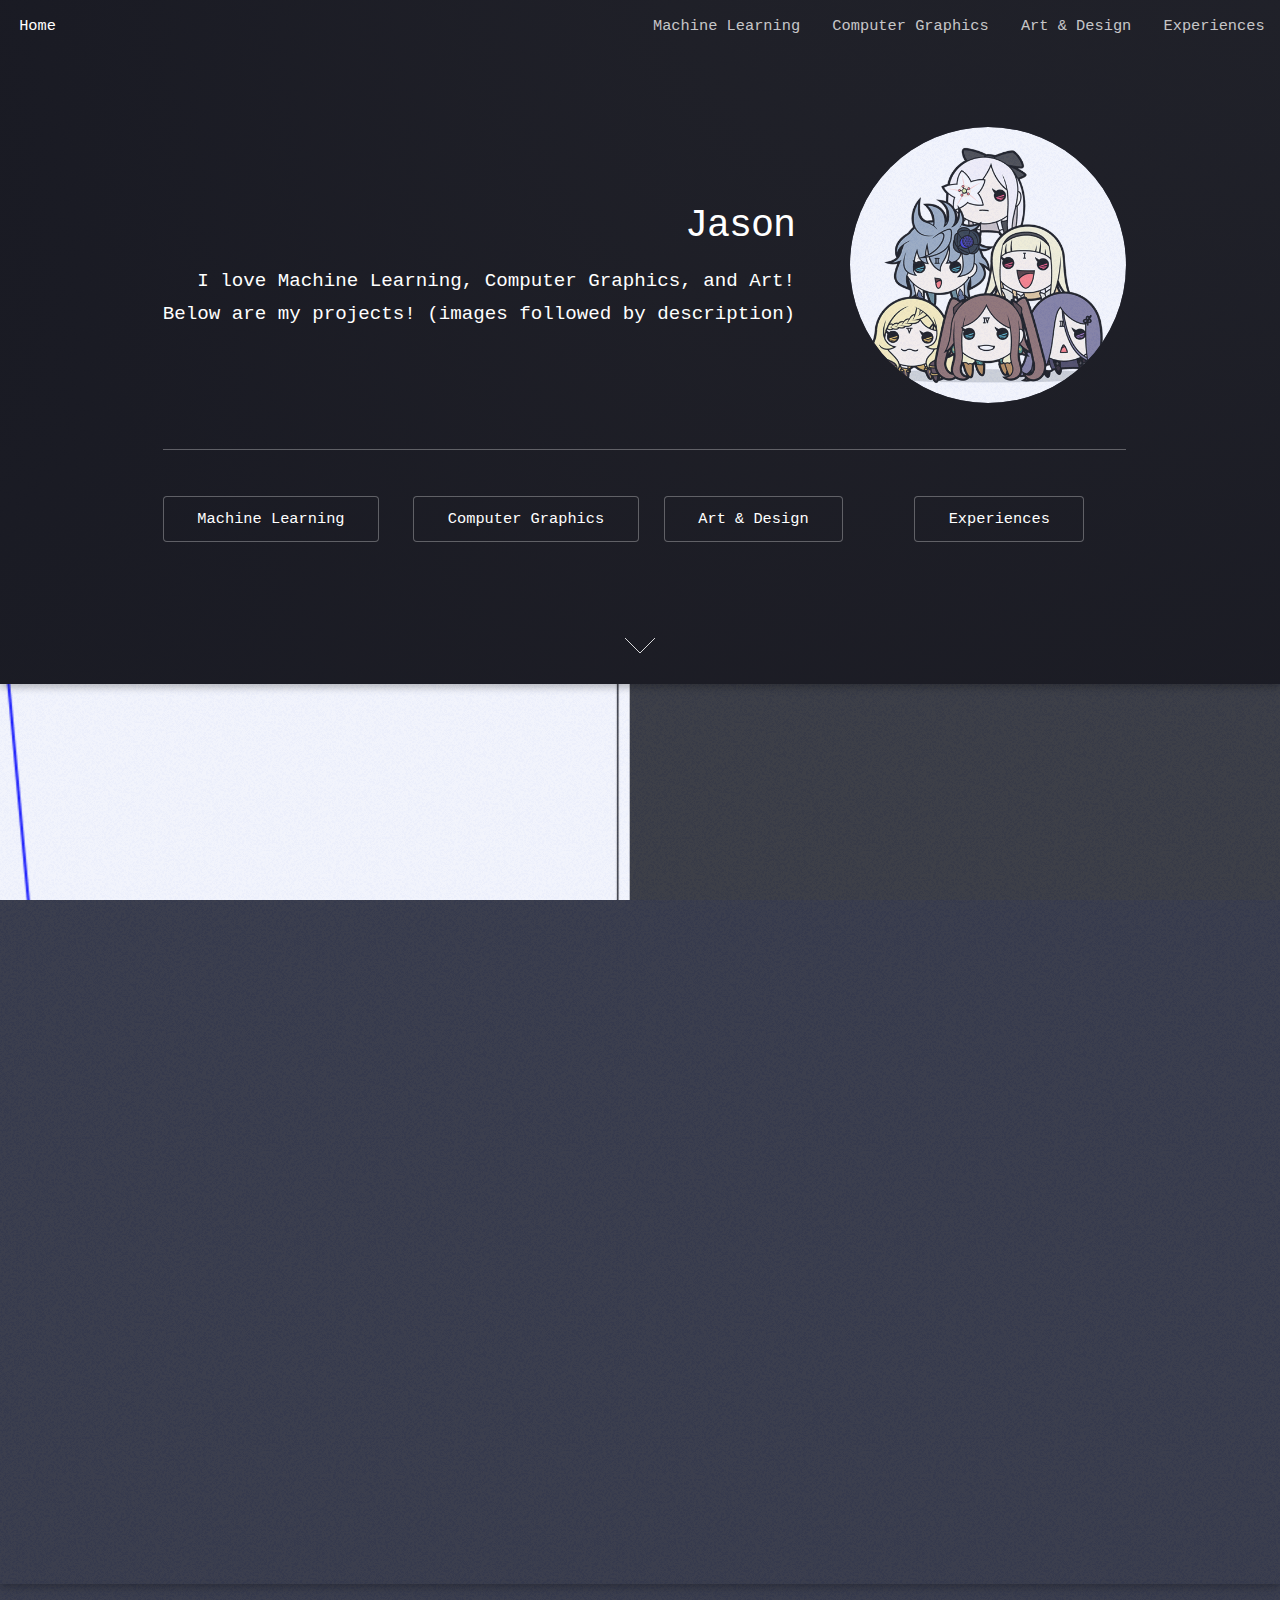
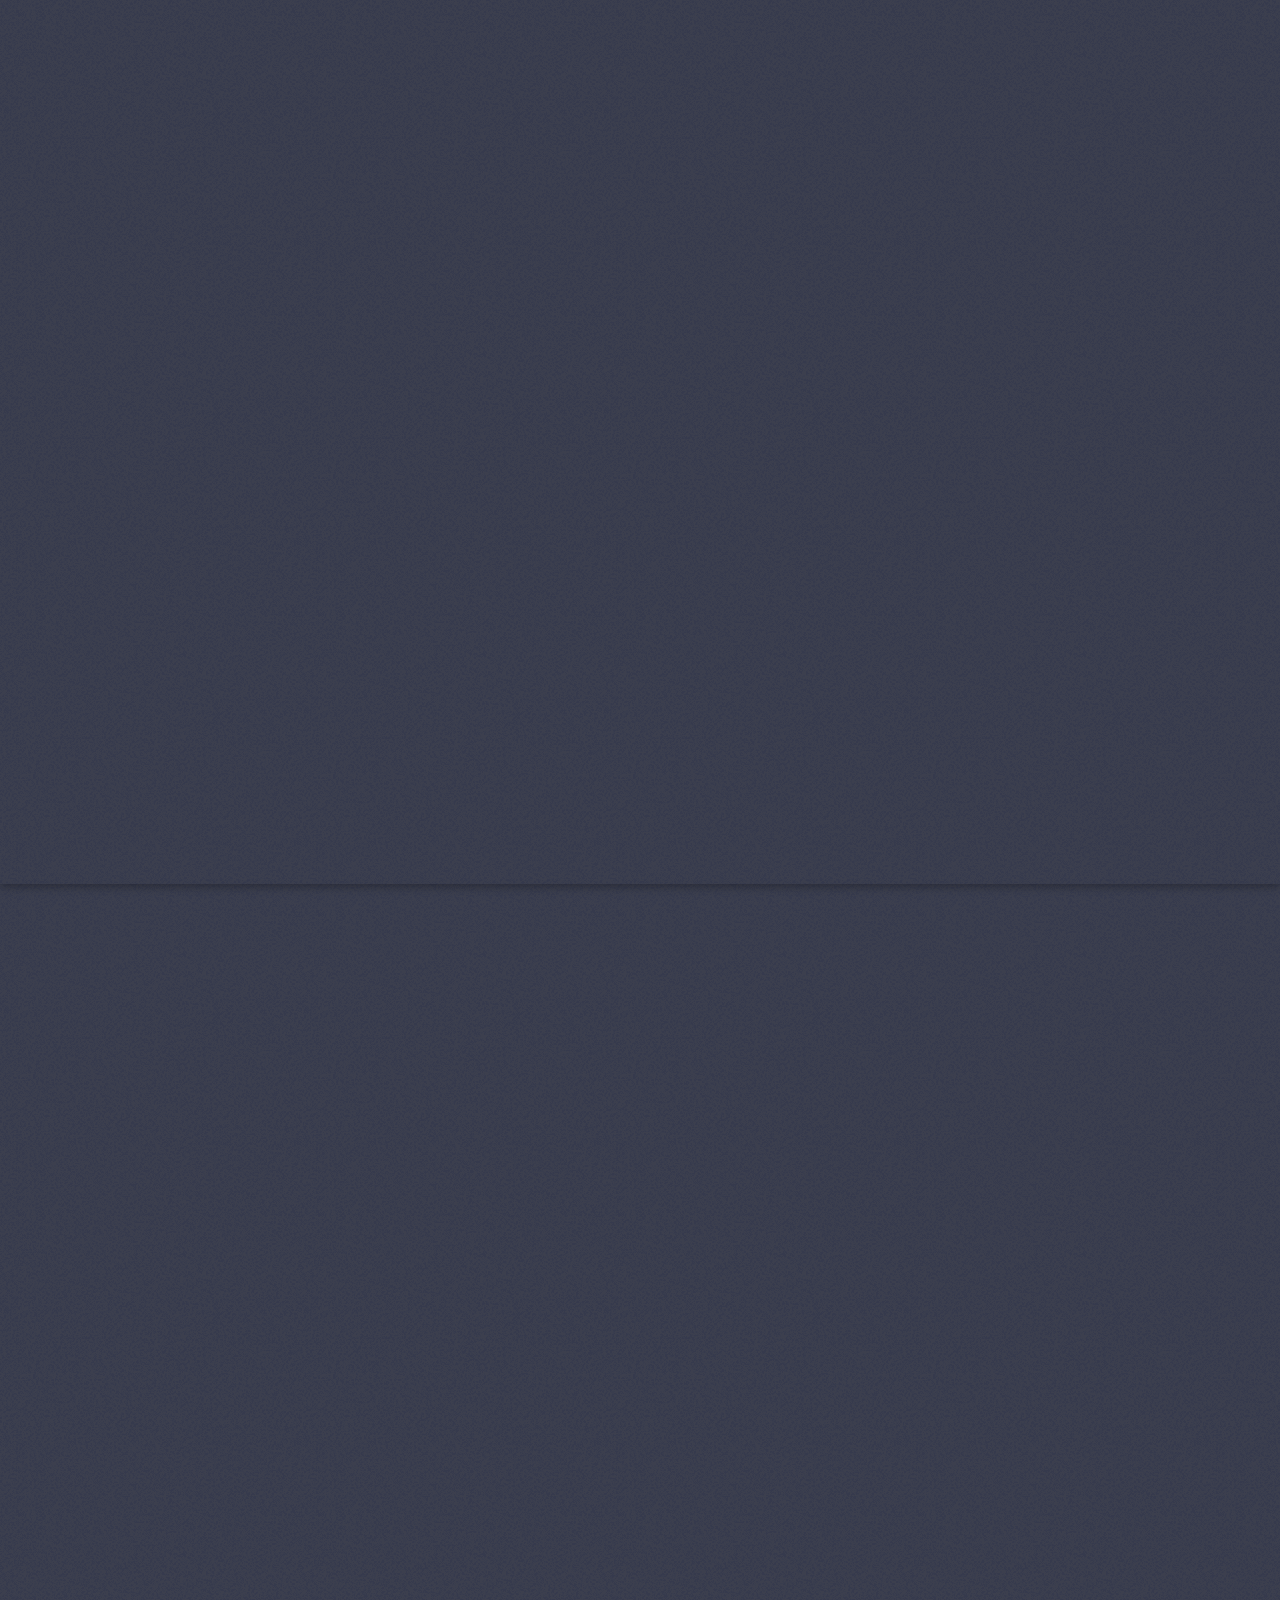
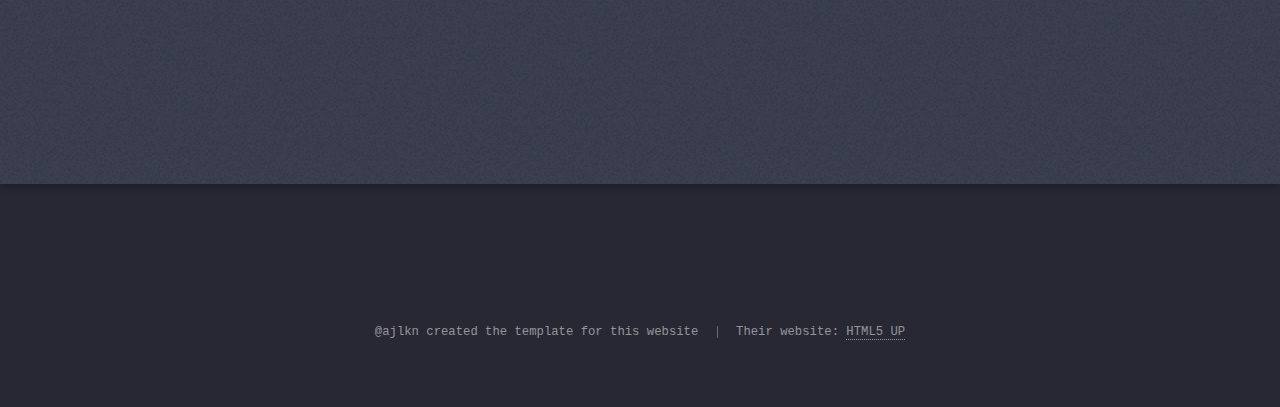
<file: index.html>
<!DOCTYPE HTML>
<!--
	Landed by HTML5 UP
	html5up.net | @ajlkn
	Free for personal and commercial use under the CCA 3.0 license (html5up.net/license)
-->
<html>
	<head>
		<title>Jason Liu</title>
		<meta charset="utf-8" />
		<meta name="viewport" content="width=device-width, initial-scale=1, user-scalable=no" />
		<link rel="stylesheet" href="assets/css/main.css" />
		<noscript><link rel="stylesheet" href="assets/css/noscript.css" /></noscript>
	</head>
	<!-- adding font by force (stylesheet not working) -->
	<style>
		body {
		  font-family: 'Courier New', monospace;
		}
	</style>
	<body class="is-preload landing">
		<div id="page-wrapper">

			<!-- Header -->
				<header id="header">
					<h1 id="logo"><a href="index.html">Home</a></h1>
					<nav id="nav">
						<ul>
							<li>
								<li><a href="machine_learning.html">Machine Learning</a></li>
								<li><a href="computer_graphics.html">Computer Graphics</a></li>
								<li><a href="art.html">Art & Design</a></li>
								<li><a href="experience.html">Experiences</a></li>
							</li>
						</ul>
					</nav>
				</header>

			<!-- Banner (Landing page) -->
				<section id="banner">
					<div class="content">
						<header>
							<h2>Jason</h2>
							<p>I love Machine Learning, Computer Graphics, and Art!
							<br/>Below are my projects! (images followed by description)
							</p>
						</header>
						<span class="image"><img src="images/profile.png" alt="profile picture" /></span>
						<hr />
						<div class="row">
							<div class="col-3 col-12-medium">
								<ul class="actions">
									<li><a href="machine_learning.html" class="button">Machine Learning</a></li>
								</ul>							
							</div>
							<div class="col-3 col-12-medium">
								<ul class="actions">
									<li><a href="computer_graphics.html" class="button">Computer Graphics</a></li>
								</ul>							
							</div>
							<div class="col-3 col-12-medium">
								<ul class="actions">
									<li><a href="art.html" class="button">Art & Design</a></li>
								</ul>							
							</div>
							<div class="col-3 col-12-medium">
								<ul class="actions">
									<li><a href="experience.html" class="button">Experiences</a></li>
								</ul>							
							</div>
						</div>
					</div>
					<a href="#one" class="goto-next scrolly">Next</a>
				</section>

			<!-- One -->
				<section id="one" class="spotlight style1 bottom">
					<span class="image fit main"><img src="images/meta-lrn_1.png" alt="" /></span>
					<div class="content">
						<div class="container">
							<header>
								<h2>Applying Meta-Learning to empower Physics Research</h2>
							</header>
							<div class="row">
								<div class="col-5 col-12-medium">
									<p>Implemented and compared different contrastive learning algorithms to identify their strengths and weaknesses.</p>
								</div>
								<div class="col-5 col-12-medium">
									<p>Investigated the relationship between laser spectrum and factors like pressure, temperature, and the laser's intensity</p>
								</div>
							</div>	
								<!-- <div class="col-4 col-12-medium">
									<p>Morbi enim nascetur et placerat lorem sed iaculis neque ante
									adipiscing adipiscing metus massa. Blandit orci porttitor semper.
									Arcu phasellus tortor enim mi mi nisi praesent adipiscing. Integer
									mi sed nascetur cep aliquet augue varius tempus. Feugiat lorem
									ipsum dolor nullam.</p>
								</div> -->
							<ul class="actions">
								<li><a href="#" class="button">Code</a></li>
							</ul>
						</div>
					</div>
					<a href="#two" class="goto-next scrolly">Next</a>
				</section>

			<!-- Two -->
				<section id="two" class="spotlight style1 bottom">
					<span class="image fit main"><img src="images/cg_arch_1.png" alt="" /></span>
					<div class="content">
						<div class="container">
							<header>
								<h2>Extracting Geometric Features for Archaeological Discovery</h2>
							</header>
							<div class="row">
								<div class="col-5 col-12-medium">
									<p>Extracted 3D ridge-like features from LiDAR scan and 2D groud-penetrating-radar image for an archaeological dig site</p>
								</div>
								<div class="col-5 col-12-medium">
									<p>Investigated and evaluated the usefulness of LiDAR scan features by comparing it against radar image features</p>
								</div>
							</div>	
						<ul class="actions">
							<li><a href="#" class="button">Code</a></li>
						</ul>
					</div>
					<a href="#three" class="goto-next scrolly">Next</a>
				</section>

			<!-- Three -->
				<section id="three" class="spotlight style3 left">
					<span class="image fit main bottom"><img src="images/art_dragon.png" alt="" /></span>
					<div class="content">
						<header>
							<h2>Realizing Designs with Algorithms</h2>
						</header>
						<p>My tool creates a smooth NURBS model from a picture of dragonfly wings.</br>
						It leverages computer vision techniques and 3D-modeling algorithms</p>
						<ul class="actions">
							<li><a href="#" class="button">Example</a></li>
						</ul>
					</div>
					<!-- we don't need the scroll arrow button, since this is the last in the list-->
					<!-- <a href="#four" class="goto-next scrolly">Next</a> -->
				</section>

			<!-- Four (list of people/connections)-->
				<!-- <section id="four" class="wrapper style1 special fade-up">
					<div class="container">
						<header class="major">
							<h2>Realizing Designs with Algorithms</h2>
						</header>
						<div class="box alt">
							<div class="row gtr-uniform">
								<section class="col-4 col-6-medium col-12-xsmall">
									<span class="icon solid alt major fa-chart-area"></span>
									<h3>Ipsum sed commodo</h3>
									<p>Feugiat accumsan lorem eu ac lorem amet accumsan donec. Blandit orci porttitor.</p>
								</section>
								<section class="col-4 col-6-medium col-12-xsmall">
									<span class="icon solid alt major fa-comment"></span>
									<h3>Eleifend lorem ornare</h3>
									<p>Feugiat accumsan lorem eu ac lorem amet accumsan donec. Blandit orci porttitor.</p>
								</section>
								<section class="col-4 col-6-medium col-12-xsmall">
									<span class="icon solid alt major fa-flask"></span>
									<h3>Cubilia cep lobortis</h3>
									<p>Feugiat accumsan lorem eu ac lorem amet accumsan donec. Blandit orci porttitor.</p>
								</section>
								<section class="col-4 col-6-medium col-12-xsmall">
									<span class="icon solid alt major fa-paper-plane"></span>
									<h3>Non semper interdum</h3>
									<p>Feugiat accumsan lorem eu ac lorem amet accumsan donec. Blandit orci porttitor.</p>
								</section>
								<section class="col-4 col-6-medium col-12-xsmall">
									<span class="icon solid alt major fa-file"></span>
									<h3>Odio laoreet accumsan</h3>
									<p>Feugiat accumsan lorem eu ac lorem amet accumsan donec. Blandit orci porttitor.</p>
								</section>
								<section class="col-4 col-6-medium col-12-xsmall">
									<span class="icon solid alt major fa-lock"></span>
									<h3>Massa arcu accumsan</h3>
									<p>Feugiat accumsan lorem eu ac lorem amet accumsan donec. Blandit orci porttitor.</p>
								</section>
							</div>
						</div>
						<footer class="major">
							<ul class="actions special">
								<li><a href="#" class="button">Magna sed feugiat</a></li>
							</ul>
						</footer>
					</div>
				</section> -->

			<!-- Five (email address & contact)-->
				<!-- <section id="five" class="wrapper style2 special fade">
					<div class="container">
						<header>
							<h2>Magna faucibus lorem diam</h2>
							<p>Ante metus praesent faucibus ante integer id accumsan eleifend</p>
						</header>
						<form method="post" action="#" class="cta">
							<div class="row gtr-uniform gtr-50">
								<div class="col-8 col-12-xsmall"><input type="email" name="email" id="email" placeholder="Your Email Address" /></div>
								<div class="col-4 col-12-xsmall"><input type="submit" value="Get Started" class="fit primary" /></div>
							</div>
						</form>
					</div>
				</section> -->

			<!-- Footer -->
				<footer id="footer">
					<ul class="icons">
						<!-- <li><a href="#" class="icon brands alt fa-twitter"><span class="label">Twitter</span></a></li> -->
						<!-- <li><a href="#" class="icon brands alt fa-facebook-f"><span class="label">Facebook</span></a></li> -->
						<!-- <li><a href="#" class="icon brands alt fa-linkedin-in"><span class="label">LinkedIn</span></a></li> -->
						<!-- <li><a href="#" class="icon brands alt fa-instagram"><span class="label">Instagram</span></a></li> -->
						<li><a href="#" class="icon brands alt fa-github"><span class="label">GitHub</span></a></li>
						<li><a href="#" class="icon solid alt fa-envelope"><span class="label">Email</span></a></li>
					</ul>
					<ul class="copyright">
						<!-- &copy; adds the copyright 'c'-->
						<li>@ajlkn created the template for this website</li><li>Their website: <a href="http://html5up.net">HTML5 UP</a></li>
					</ul>
				</footer>

		</div>

		<!-- Scripts -->
			<script src="assets/js/jquery.min.js"></script>
			<script src="assets/js/jquery.scrolly.min.js"></script>
			<script src="assets/js/jquery.dropotron.min.js"></script>
			<script src="assets/js/jquery.scrollex.min.js"></script>
			<script src="assets/js/browser.min.js"></script>
			<script src="assets/js/breakpoints.min.js"></script>
			<script src="assets/js/util.js"></script>
			<script src="assets/js/main.js"></script>

	</body>
</html>
</file>
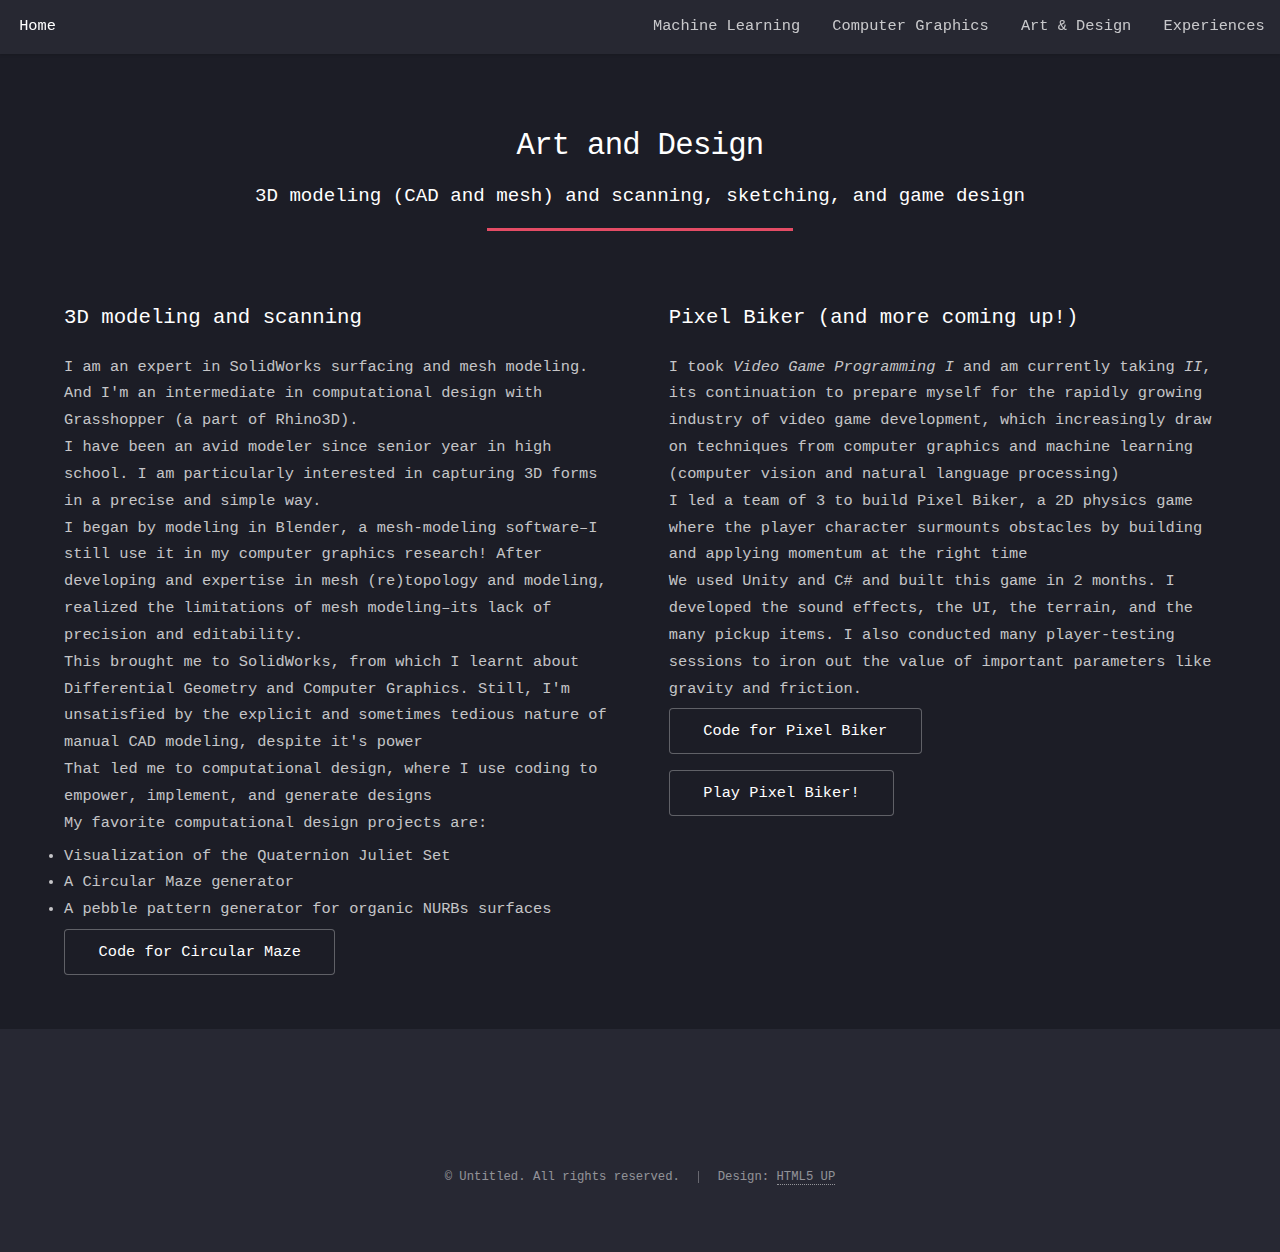
<file: art.html>
<!DOCTYPE HTML>
<!--
	Landed by HTML5 UP
	html5up.net | @ajlkn
	Free for personal and commercial use under the CCA 3.0 license (html5up.net/license)
-->
<html>
	<head>
		<title>Art & Design</title>
		<meta charset="utf-8" />
		<meta name="viewport" content="width=device-width, initial-scale=1, user-scalable=no" />
		<link rel="stylesheet" href="assets/css/main.css" />
		<noscript><link rel="stylesheet" href="assets/css/noscript.css" /></noscript>
	</head>
	<style>
		body {
		  font-family: 'Courier New', monospace;
		}
	</style>
	<body class="is-preload">
		<div id="page-wrapper">

			<!-- Header -->
			<header id="header">
				<h1 id="logo"><a href="index.html">Home</a></h1>
				<nav id="nav">
					<ul>
						<li>
							<li><a href="machine_learning.html">Machine Learning</a></li>
							<li><a href="computer_graphics.html">Computer Graphics</a></li>
							<li><a href="art.html">Art & Design</a></li>
							<li><a href="experience.html">Experiences</a></li>
						</li>
					</ul>
				</nav>
			</header>


			<!-- Main -->
				<div id="main" class="wrapper style1">
					<div class="container">
						<header class="major">
<!-- MAIN TITLE -->
							<h2>Art and Design</h2>
							<p>3D modeling (CAD and mesh) and scanning, sketching, and game design</p>
						</header>
						<div class="row gtr-150">
							<!-- </div> -->
							<div class="col-6 col-12-medium">
<!-- 3D modeling -->
								<section id="content">
									<!-- <a href="#" class="image fit"><img src="images/pic05.jpg" alt="" /></a> -->
									<h3>3D modeling and scanning</h3>
									<p>I am an expert in SolidWorks surfacing and mesh modeling. And I'm an intermediate in computational design with Grasshopper (a part of Rhino3D). 
                                    </br>I have been an avid modeler since senior year in high school. I am particularly interested in capturing 3D forms in a precise and simple way.
									</br>I began by modeling in Blender, a mesh-modeling software–I still use it in my computer graphics research! After developing and expertise in mesh (re)topology and modeling, realized the limitations of mesh modeling–its lack of precision and editability.
                                    </br>This brought me to SolidWorks, from which I learnt about Differential Geometry and Computer Graphics. Still, I'm unsatisfied by the explicit and sometimes tedious nature of manual CAD modeling, despite it's power
                                    </br>That led me to computational design, where I use coding to empower, implement, and generate designs
                                    </br>My favorite computational design projects are:
                                        <li>Visualization of the Quaternion Juliet Set</li>
                                        <li>A Circular Maze generator</li>
                                        <li>A pebble pattern generator for organic NURBs surfaces</li>
									</p>
									<ul class="actions">
										<li><a href="machine_learning.html" class="button">Code for Circular Maze</a></li>
									</ul>
								</section>
							</div>
							<div class="col-6 col-12-medium">
<!-- Game Design -->
								<section id="content">
									<!-- <a href="#" class="image fit"><img src="images/pic05.jpg" alt="" /></a> -->
									<h3>Pixel Biker (and more coming up!)</h3>
									<p>I took <i>Video Game Programming I</i> and am currently taking <i>II</i>, its continuation to prepare myself for the rapidly growing industry of video game development, which increasingly draw on techniques from computer graphics and machine learning (computer vision and natural language processing)
									</br>I led a team of 3 to build Pixel Biker, a 2D physics game where the player character surmounts obstacles by building and applying momentum at the right time
                                    </br>We used Unity and C# and built this game in 2 months. I developed the sound effects, the UI, the terrain, and the many pickup items. I also conducted many player-testing sessions to iron out the value of important parameters like gravity and friction.
                                    </p>
									<ul class="actions">
										<li><a href="machine_learning.html" class="button">Code for Pixel Biker</a></li>
									</ul>
                                    <ul class="actions">
										<li><a href="machine_learning.html" class="button">Play Pixel Biker!</a></li>
									</ul>	
								</section>
							</div>
						</div>
					</div>
				</div>

			<!-- Footer -->
				<footer id="footer">
					<ul class="icons">
						<li><a href="#" class="icon brands alt fa-twitter"><span class="label">Twitter</span></a></li>
						<li><a href="#" class="icon brands alt fa-facebook-f"><span class="label">Facebook</span></a></li>
						<li><a href="#" class="icon brands alt fa-linkedin-in"><span class="label">LinkedIn</span></a></li>
						<li><a href="#" class="icon brands alt fa-instagram"><span class="label">Instagram</span></a></li>
						<li><a href="#" class="icon brands alt fa-github"><span class="label">GitHub</span></a></li>
						<li><a href="#" class="icon solid alt fa-envelope"><span class="label">Email</span></a></li>
					</ul>
					<ul class="copyright">
						<li>&copy; Untitled. All rights reserved.</li><li>Design: <a href="http://html5up.net">HTML5 UP</a></li>
					</ul>
				</footer>

		</div>

		<!-- Scripts -->
			<script src="assets/js/jquery.min.js"></script>
			<script src="assets/js/jquery.scrolly.min.js"></script>
			<script src="assets/js/jquery.dropotron.min.js"></script>
			<script src="assets/js/jquery.scrollex.min.js"></script>
			<script src="assets/js/browser.min.js"></script>
			<script src="assets/js/breakpoints.min.js"></script>
			<script src="assets/js/util.js"></script>
			<script src="assets/js/main.js"></script>

	</body>
</html>
</file>
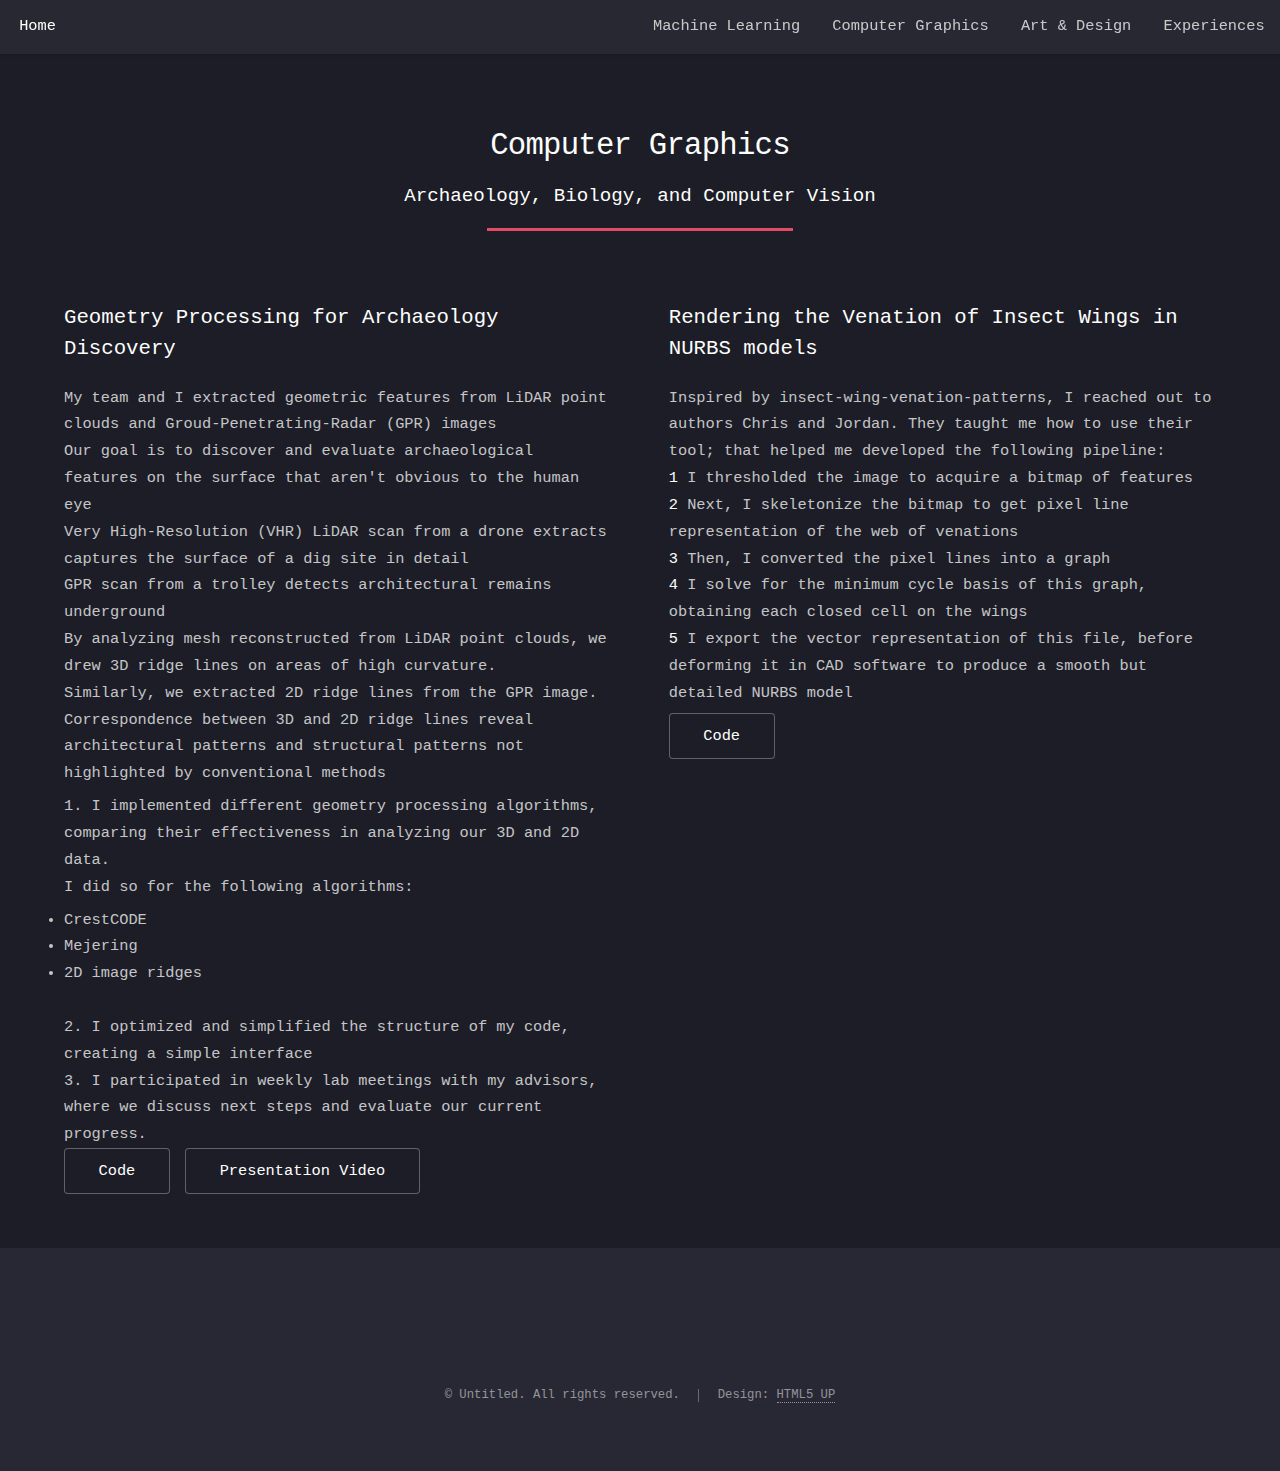
<file: computer_graphics.html>
<!DOCTYPE HTML>
<!--
	Landed by HTML5 UP
	html5up.net | @ajlkn
	Free for personal and commercial use under the CCA 3.0 license (html5up.net/license)
-->
<html>
	<head>
		<title>Computer Graphics</title>
		<meta charset="utf-8" />
		<meta name="viewport" content="width=device-width, initial-scale=1, user-scalable=no" />
		<link rel="stylesheet" href="assets/css/main.css" />
		<noscript><link rel="stylesheet" href="assets/css/noscript.css" /></noscript>
	</head>
    <style>
		body {
		  font-family: 'Courier New', monospace;
		}
	</style>
	<body class="is-preload">
		<div id="page-wrapper">

			<!-- Header -->
			<header id="header">
				<h1 id="logo"><a href="index.html">Home</a></h1>
				<nav id="nav">
					<ul>
						<li>
							<li><a href="machine_learning.html">Machine Learning</a></li>
							<li><a href="computer_graphics.html">Computer Graphics</a></li>
							<li><a href="art.html">Art & Design</a></li>
							<li><a href="experience.html">Experiences</a></li>
						</li>
					</ul>
				</nav>
			</header>

			<!-- Main -->
				<div id="main" class="wrapper style1">
					<div class="container">
						<header class="major">
							<h2>Computer Graphics</h2>
							<p>Archaeology, Biology, and Computer Vision</p>
						</header>
						<div class="row gtr-150">
							<!-- </div> -->
							<div class="col-6 col-12-medium">
<!-- ARCHAEOLOGY -->
									<section id="content">
										<!-- <a href="#" class="image fit"><img src="images/pic05.jpg" alt="" /></a> -->
										<h3>Geometry Processing for Archaeology Discovery</h3>
										<p>My team and I extracted geometric features from LiDAR point clouds and Groud-Penetrating-Radar (GPR) images
										</br>Our goal is to discover and evaluate archaeological features on the surface that aren't obvious to the human eye 
										</br>Very High-Resolution (VHR) LiDAR scan from a drone extracts captures the surface of a dig site in detail
										</br>GPR scan from a trolley detects architectural remains underground
										</br>By analyzing mesh reconstructed from LiDAR point clouds, we drew 3D ridge lines on areas of high curvature.
										</br>Similarly, we extracted 2D ridge lines from the GPR image.
                                        </br>Correspondence between 3D and 2D ridge lines reveal architectural patterns and structural patterns not highlighted by conventional methods
										</p>
										<p>1. I implemented different geometry processing algorithms, comparing their effectiveness in analyzing our 3D and 2D data.
										</br>I did so for the following algorithms:
										</p>
											<li>CrestCODE</li>
											<li>Mejering</li>
											<li>2D image ridges</li>
                                        </br>2. I optimized and simplified the structure of my code, creating a simple interface
                                        </br>3. I participated in weekly lab meetings with my advisors, where we discuss next steps and evaluate our current progress. 
										<ul class="actions">
											<li><a href="machine_learning.html" class="button">Code</a></li>
                                            <li><a href="https://www.youtube.com/watch?v=ypagRW-OVRA" class="button">Presentation Video</a></li>
										</ul>	
									</section>
							</div>
							<div class="col-6 col-12-medium">
<!-- INSECT WING -->
									<section id="content">
										<!-- <a href="#" class="image fit"><img src="images/pic05.jpg" alt="" /></a> -->
										<h3>Rendering the Venation of Insect Wings in NURBS models</h3>
										<p>Inspired by insect-wing-venation-patterns, I reached out to authors Chris and Jordan. They taught me how to use their tool; that helped me developed the following pipeline: 
										</br><b>1</b> I thresholded the image to acquire a bitmap of features
										</br><b>2</b> Next, I skeletonize the bitmap to get pixel line representation of the web of venations
										</br><b>3</b> Then, I converted the pixel lines into a graph
										</br><b>4</b> I solve for the minimum cycle basis of this graph, obtaining each closed cell on the wings
										</br><b>5</b> I export the vector representation of this file, before deforming it in CAD software to produce a smooth but detailed NURBS model
										</p>
										<ul class="actions">
											<li><a href="machine_learning.html" class="button">Code</a></li>
										</ul>	
									</section>
							</div>
						</div>
					</div>
				</div>

			<!-- Footer -->
				<footer id="footer">
					<ul class="icons">
						<li><a href="#" class="icon brands alt fa-twitter"><span class="label">Twitter</span></a></li>
						<li><a href="#" class="icon brands alt fa-facebook-f"><span class="label">Facebook</span></a></li>
						<li><a href="#" class="icon brands alt fa-linkedin-in"><span class="label">LinkedIn</span></a></li>
						<li><a href="#" class="icon brands alt fa-instagram"><span class="label">Instagram</span></a></li>
						<li><a href="#" class="icon brands alt fa-github"><span class="label">GitHub</span></a></li>
						<li><a href="#" class="icon solid alt fa-envelope"><span class="label">Email</span></a></li>
					</ul>
					<ul class="copyright">
						<li>&copy; Untitled. All rights reserved.</li><li>Design: <a href="http://html5up.net">HTML5 UP</a></li>
					</ul>
				</footer>

		</div>

		<!-- Scripts -->
			<script src="assets/js/jquery.min.js"></script>
			<script src="assets/js/jquery.scrolly.min.js"></script>
			<script src="assets/js/jquery.dropotron.min.js"></script>
			<script src="assets/js/jquery.scrollex.min.js"></script>
			<script src="assets/js/browser.min.js"></script>
			<script src="assets/js/breakpoints.min.js"></script>
			<script src="assets/js/util.js"></script>
			<script src="assets/js/main.js"></script>

	</body>
</html>
</file>
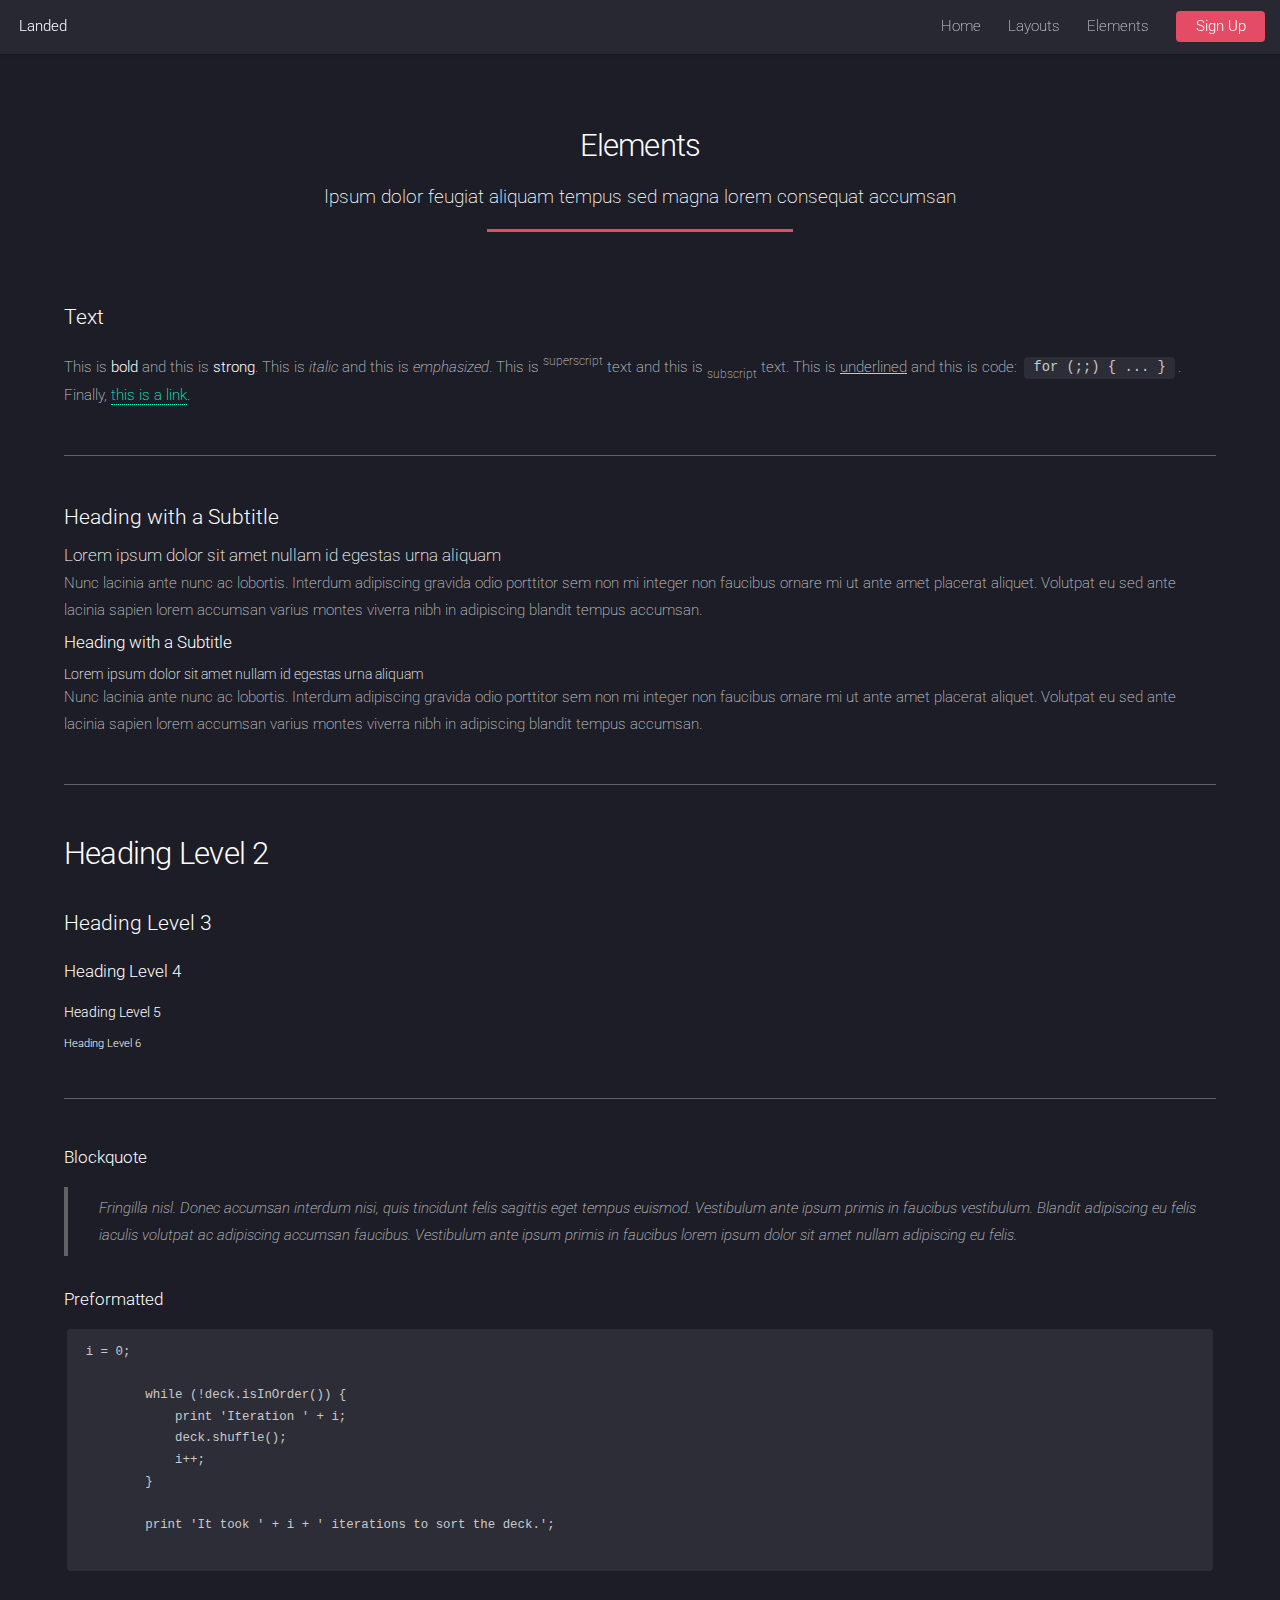
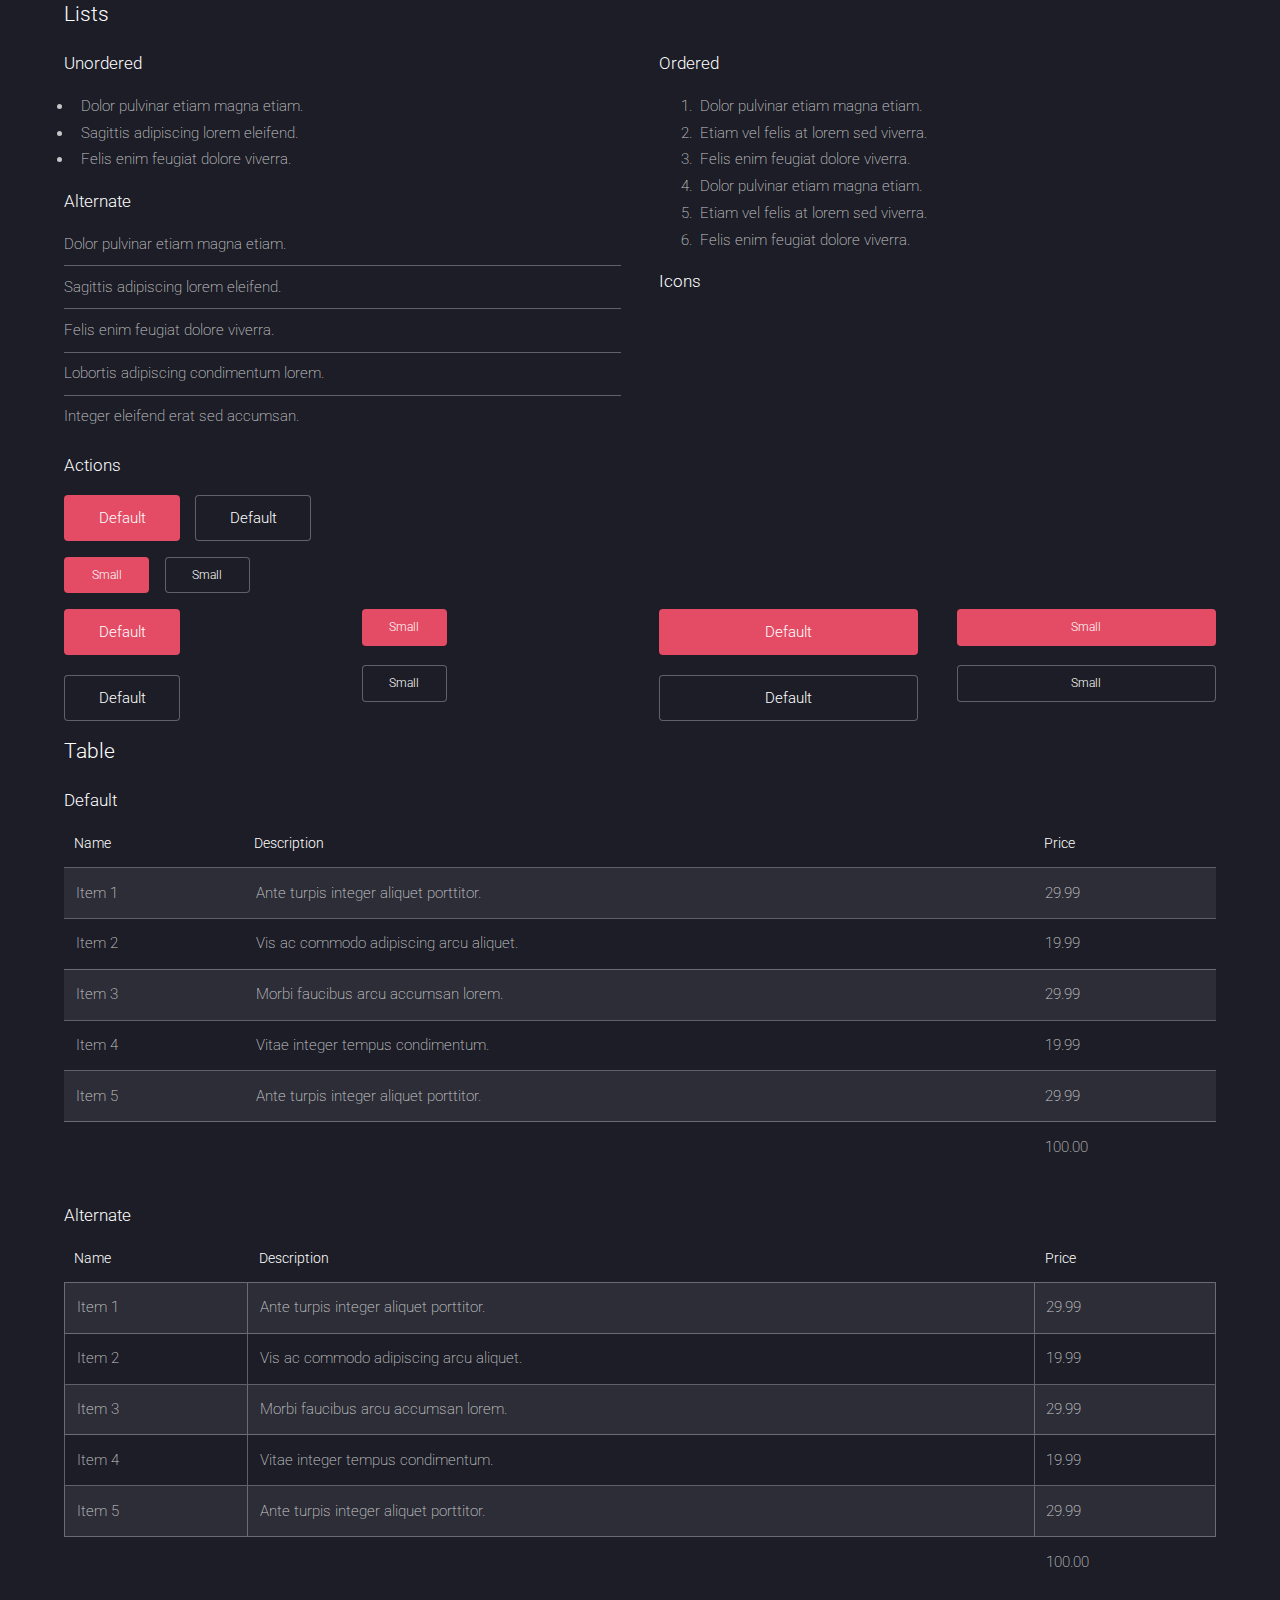
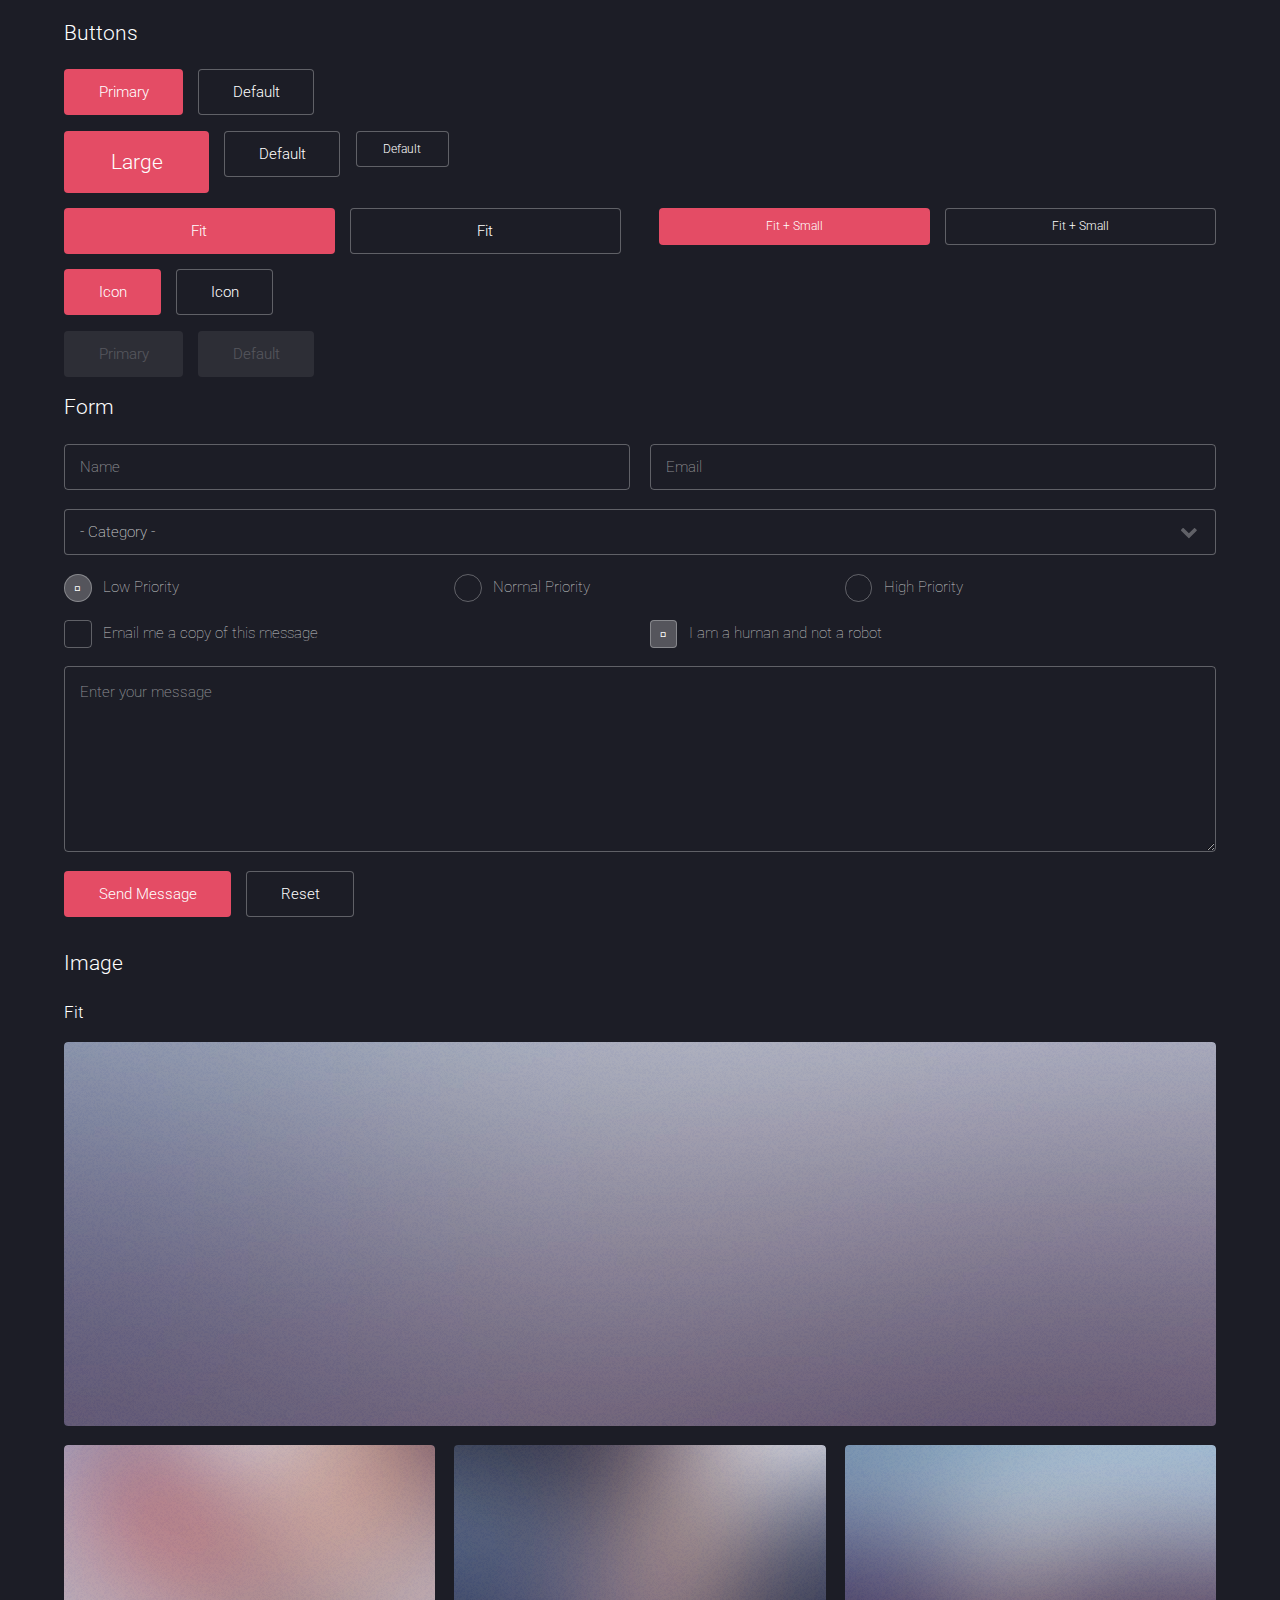
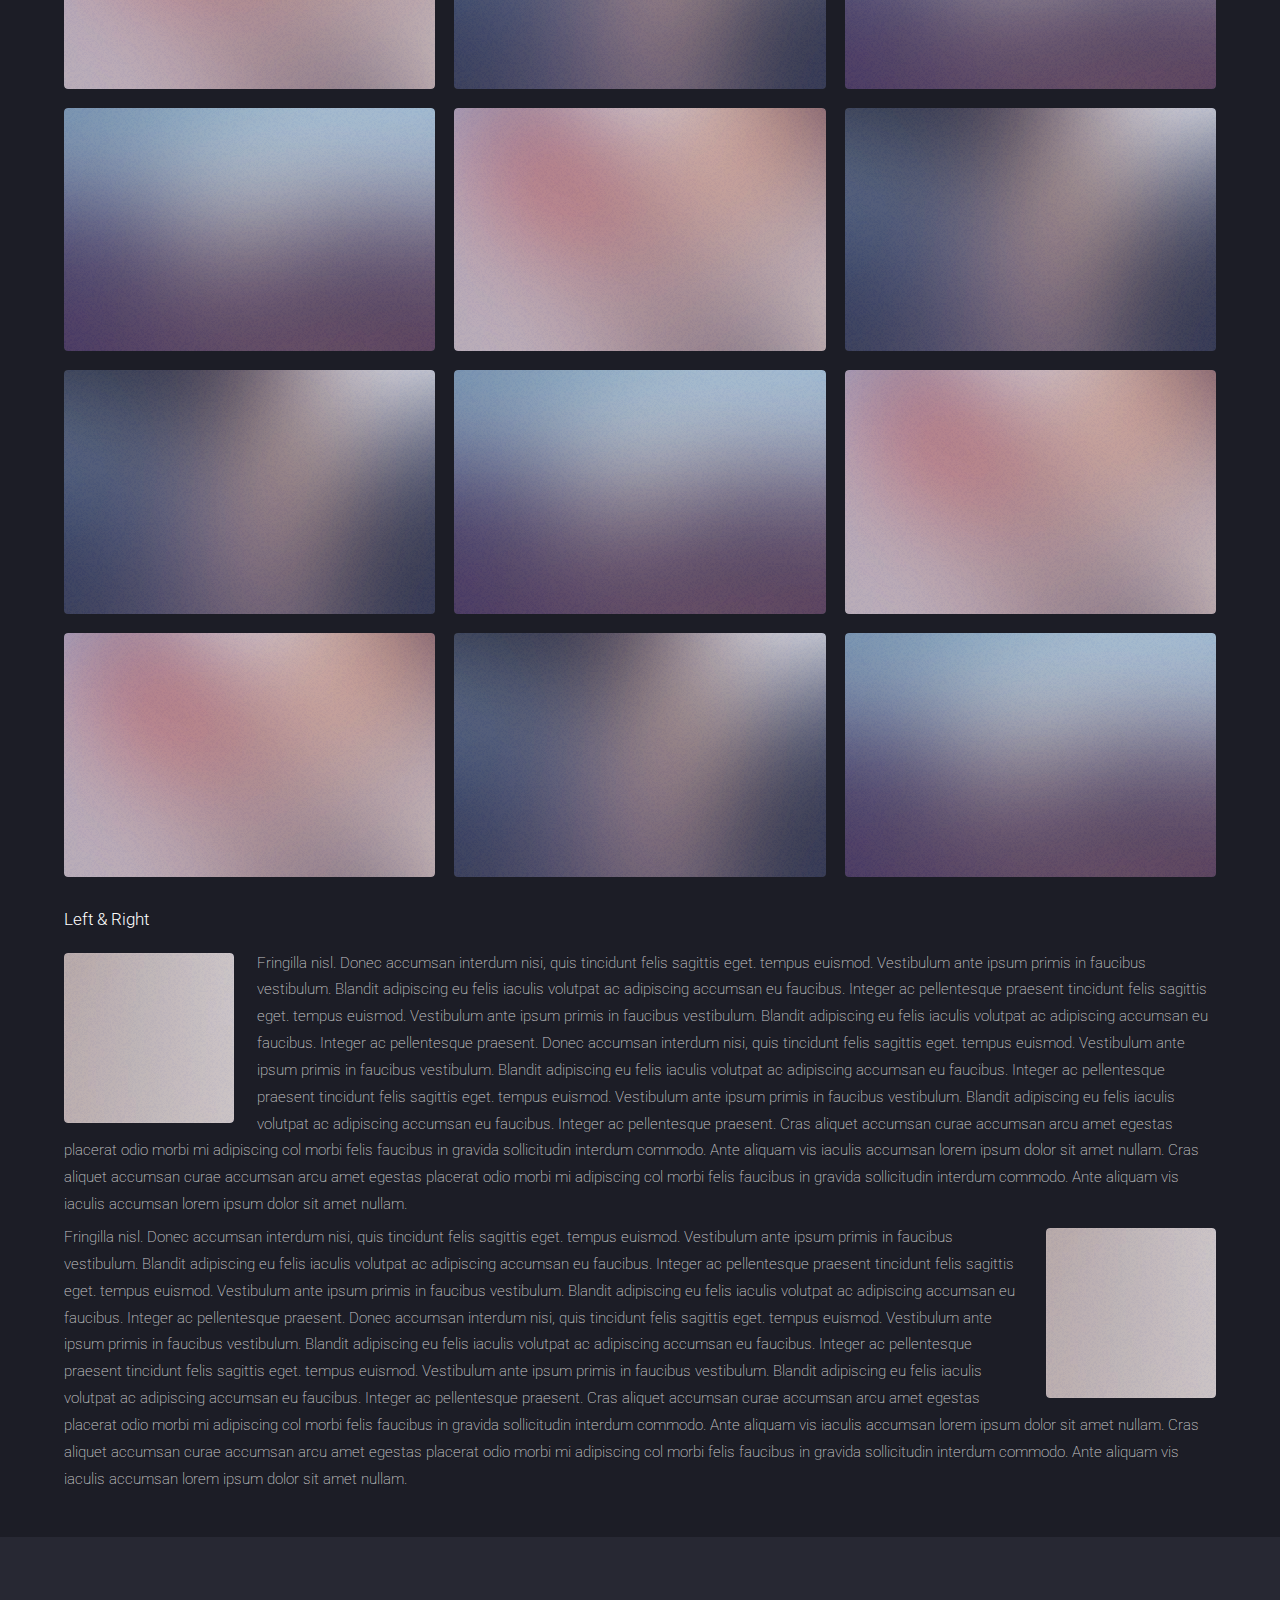
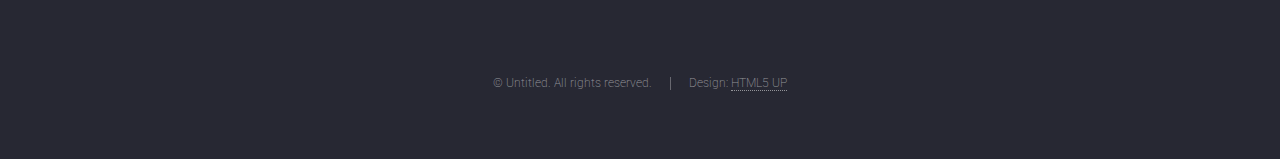
<file: elements.html>
<!DOCTYPE HTML>
<!--
	Landed by HTML5 UP
	html5up.net | @ajlkn
	Free for personal and commercial use under the CCA 3.0 license (html5up.net/license)
-->
<html>
	<head>
		<title>Elements - Landed by HTML5 UP</title>
		<meta charset="utf-8" />
		<meta name="viewport" content="width=device-width, initial-scale=1, user-scalable=no" />
		<link rel="stylesheet" href="assets/css/main.css" />
		<noscript><link rel="stylesheet" href="assets/css/noscript.css" /></noscript>
	</head>
	<body class="is-preload">
		<div id="page-wrapper">

			<!-- Header -->
				<header id="header">
					<h1 id="logo"><a href="index.html">Landed</a></h1>
					<nav id="nav">
						<ul>
							<li><a href="index.html">Home</a></li>
							<li>
								<a href="#">Layouts</a>
								<ul>
									<li><a href="left-sidebar.html">Left Sidebar</a></li>
									<li><a href="right-sidebar.html">Right Sidebar</a></li>
									<li><a href="no-sidebar.html">No Sidebar</a></li>
									<li>
										<a href="#">Submenu</a>
										<ul>
											<li><a href="#">Option 1</a></li>
											<li><a href="#">Option 2</a></li>
											<li><a href="#">Option 3</a></li>
											<li><a href="#">Option 4</a></li>
										</ul>
									</li>
								</ul>
							</li>
							<li><a href="elements.html">Elements</a></li>
							<li><a href="#" class="button primary">Sign Up</a></li>
						</ul>
					</nav>
				</header>

			<!-- Main -->
				<div id="main" class="wrapper style1">
					<div class="container">
						<header class="major">
							<h2>Elements</h2>
							<p>Ipsum dolor feugiat aliquam tempus sed magna lorem consequat accumsan</p>
						</header>

						<!-- Text -->
							<section>
								<h3>Text</h3>
								<p>This is <b>bold</b> and this is <strong>strong</strong>. This is <i>italic</i> and this is <em>emphasized</em>.
								This is <sup>superscript</sup> text and this is <sub>subscript</sub> text.
								This is <u>underlined</u> and this is code: <code>for (;;) { ... }</code>. Finally, <a href="#">this is a link</a>.</p>

								<hr />

								<header>
									<h3>Heading with a Subtitle</h3>
									<p>Lorem ipsum dolor sit amet nullam id egestas urna aliquam</p>
								</header>
								<p>Nunc lacinia ante nunc ac lobortis. Interdum adipiscing gravida odio porttitor sem non mi integer non faucibus ornare mi ut ante amet placerat aliquet. Volutpat eu sed ante lacinia sapien lorem accumsan varius montes viverra nibh in adipiscing blandit tempus accumsan.</p>
								<header>
									<h4>Heading with a Subtitle</h4>
									<p>Lorem ipsum dolor sit amet nullam id egestas urna aliquam</p>
								</header>
								<p>Nunc lacinia ante nunc ac lobortis. Interdum adipiscing gravida odio porttitor sem non mi integer non faucibus ornare mi ut ante amet placerat aliquet. Volutpat eu sed ante lacinia sapien lorem accumsan varius montes viverra nibh in adipiscing blandit tempus accumsan.</p>

								<hr />

								<h2>Heading Level 2</h2>
								<h3>Heading Level 3</h3>
								<h4>Heading Level 4</h4>
								<h5>Heading Level 5</h5>
								<h6>Heading Level 6</h6>

								<hr />

								<h4>Blockquote</h4>
								<blockquote>Fringilla nisl. Donec accumsan interdum nisi, quis tincidunt felis sagittis eget tempus euismod. Vestibulum ante ipsum primis in faucibus vestibulum. Blandit adipiscing eu felis iaculis volutpat ac adipiscing accumsan faucibus. Vestibulum ante ipsum primis in faucibus lorem ipsum dolor sit amet nullam adipiscing eu felis.</blockquote>

								<h4>Preformatted</h4>
								<pre><code>i = 0;

	while (!deck.isInOrder()) {
	    print 'Iteration ' + i;
	    deck.shuffle();
	    i++;
	}

	print 'It took ' + i + ' iterations to sort the deck.';
	</code></pre>
							</section>

						<!-- Lists -->
							<section>
								<h3>Lists</h3>
								<div class="row">
									<div class="col-6 col-12-xsmall">

										<h4>Unordered</h4>
										<ul>
											<li>Dolor pulvinar etiam magna etiam.</li>
											<li>Sagittis adipiscing lorem eleifend.</li>
											<li>Felis enim feugiat dolore viverra.</li>
										</ul>

										<h4>Alternate</h4>
										<ul class="alt">
											<li>Dolor pulvinar etiam magna etiam.</li>
											<li>Sagittis adipiscing lorem eleifend.</li>
											<li>Felis enim feugiat dolore viverra.</li>
											<li>Lobortis adipiscing condimentum lorem.</li>
											<li>Integer eleifend erat sed accumsan.</li>
										</ul>

									</div>
									<div class="col-6 col-12-xsmall">

										<h4>Ordered</h4>
										<ol>
											<li>Dolor pulvinar etiam magna etiam.</li>
											<li>Etiam vel felis at lorem sed viverra.</li>
											<li>Felis enim feugiat dolore viverra.</li>
											<li>Dolor pulvinar etiam magna etiam.</li>
											<li>Etiam vel felis at lorem sed viverra.</li>
											<li>Felis enim feugiat dolore viverra.</li>
										</ol>

										<h4>Icons</h4>
										<ul class="icons">
											<li><a href="#" class="icon brands fa-twitter"><span class="label">Twitter</span></a></li>
											<li><a href="#" class="icon brands fa-facebook-f"><span class="label">Facebook</span></a></li>
											<li><a href="#" class="icon brands fa-instagram"><span class="label">Instagram</span></a></li>
											<li><a href="#" class="icon brands fa-github"><span class="label">Github</span></a></li>
											<li><a href="#" class="icon brands fa-dribbble"><span class="label">Dribbble</span></a></li>
											<li><a href="#" class="icon brands fa-tumblr"><span class="label">Tumblr</span></a></li>
										</ul>
										<ul class="icons">
											<li><a href="#" class="icon brands alt fa-twitter"><span class="label">Twitter</span></a></li>
											<li><a href="#" class="icon brands alt fa-facebook-f"><span class="label">Facebook</span></a></li>
											<li><a href="#" class="icon brands alt fa-instagram"><span class="label">Instagram</span></a></li>
											<li><a href="#" class="icon brands alt fa-github"><span class="label">Github</span></a></li>
											<li><a href="#" class="icon brands alt fa-dribbble"><span class="label">Dribbble</span></a></li>
											<li><a href="#" class="icon brands alt fa-tumblr"><span class="label">Tumblr</span></a></li>
										</ul>

									</div>
								</div>

								<h4>Actions</h4>
								<ul class="actions">
									<li><a href="#" class="button primary">Default</a></li>
									<li><a href="#" class="button">Default</a></li>
								</ul>
								<ul class="actions small">
									<li><a href="#" class="button primary small">Small</a></li>
									<li><a href="#" class="button small">Small</a></li>
								</ul>
								<div class="row">
									<div class="col-3 col-6-medium col-12-xsmall">
										<ul class="actions stacked">
											<li><a href="#" class="button primary">Default</a></li>
											<li><a href="#" class="button">Default</a></li>
										</ul>
									</div>
									<div class="col-3 col-6-medium col-12-xsmall">
										<ul class="actions stacked">
											<li><a href="#" class="button primary small">Small</a></li>
											<li><a href="#" class="button small">Small</a></li>
										</ul>
									</div>
									<div class="col-3 col-6-medium col-12-xsmall">
										<ul class="actions stacked">
											<li><a href="#" class="button primary fit">Default</a></li>
											<li><a href="#" class="button fit">Default</a></li>
										</ul>
									</div>
									<div class="col-3 col-6-medium col-12-xsmall">
										<ul class="actions stacked">
											<li><a href="#" class="button primary small fit">Small</a></li>
											<li><a href="#" class="button small fit">Small</a></li>
										</ul>
									</div>
								</div>
							</section>

						<!-- Table -->
							<section>
								<h3>Table</h3>
								<h4>Default</h4>
								<div class="table-wrapper">
									<table>
										<thead>
											<tr>
												<th>Name</th>
												<th>Description</th>
												<th>Price</th>
											</tr>
										</thead>
										<tbody>
											<tr>
												<td>Item 1</td>
												<td>Ante turpis integer aliquet porttitor.</td>
												<td>29.99</td>
											</tr>
											<tr>
												<td>Item 2</td>
												<td>Vis ac commodo adipiscing arcu aliquet.</td>
												<td>19.99</td>
											</tr>
											<tr>
												<td>Item 3</td>
												<td> Morbi faucibus arcu accumsan lorem.</td>
												<td>29.99</td>
											</tr>
											<tr>
												<td>Item 4</td>
												<td>Vitae integer tempus condimentum.</td>
												<td>19.99</td>
											</tr>
											<tr>
												<td>Item 5</td>
												<td>Ante turpis integer aliquet porttitor.</td>
												<td>29.99</td>
											</tr>
										</tbody>
										<tfoot>
											<tr>
												<td colspan="2"></td>
												<td>100.00</td>
											</tr>
										</tfoot>
									</table>
								</div>
								<h4>Alternate</h4>
								<div class="table-wrapper">
									<table class="alt">
										<thead>
											<tr>
												<th>Name</th>
												<th>Description</th>
												<th>Price</th>
											</tr>
										</thead>
										<tbody>
											<tr>
												<td>Item 1</td>
												<td>Ante turpis integer aliquet porttitor.</td>
												<td>29.99</td>
											</tr>
											<tr>
												<td>Item 2</td>
												<td>Vis ac commodo adipiscing arcu aliquet.</td>
												<td>19.99</td>
											</tr>
											<tr>
												<td>Item 3</td>
												<td> Morbi faucibus arcu accumsan lorem.</td>
												<td>29.99</td>
											</tr>
											<tr>
												<td>Item 4</td>
												<td>Vitae integer tempus condimentum.</td>
												<td>19.99</td>
											</tr>
											<tr>
												<td>Item 5</td>
												<td>Ante turpis integer aliquet porttitor.</td>
												<td>29.99</td>
											</tr>
										</tbody>
										<tfoot>
											<tr>
												<td colspan="2"></td>
												<td>100.00</td>
											</tr>
										</tfoot>
									</table>
								</div>
							</section>

						<!-- Buttons -->
							<section>
								<h3>Buttons</h3>
								<ul class="actions">
									<li><a href="#" class="button primary">Primary</a></li>
									<li><a href="#" class="button">Default</a></li>
								</ul>
								<ul class="actions">
									<li><a href="#" class="button primary large">Large</a></li>
									<li><a href="#" class="button">Default</a></li>
									<li><a href="#" class="button small">Default</a></li>
								</ul>
								<div class="row">
									<div class="col-6 col-12-xsmall">
										<ul class="actions fit">
											<li><a href="#" class="button primary fit">Fit</a></li>
											<li><a href="#" class="button fit">Fit</a></li>
										</ul>
									</div>
									<div class="col-6 col-12-xsmall">
										<ul class="actions fit small">
											<li><a href="#" class="button primary fit small">Fit + Small</a></li>
											<li><a href="#" class="button fit small">Fit + Small</a></li>
										</ul>
									</div>
								</div>
								<ul class="actions">
									<li><a href="#" class="button primary icon solid fa-download">Icon</a></li>
									<li><a href="#" class="button icon solid fa-download">Icon</a></li>
								</ul>
								<ul class="actions">
									<li><span class="button primary disabled">Primary</span></li>
									<li><span class="button disabled">Default</span></li>
								</ul>
							</section>

						<!-- Form -->
							<section>
								<h3>Form</h3>
								<form method="post" action="#">
									<div class="row gtr-uniform gtr-50">
										<div class="col-6 col-12-xsmall">
											<input type="text" name="name" id="name" value="" placeholder="Name" />
										</div>
										<div class="col-6 col-12-xsmall">
											<input type="email" name="email" id="email" value="" placeholder="Email" />
										</div>
										<div class="col-12">
											<select name="category" id="category">
												<option value="">- Category -</option>
												<option value="1">Manufacturing</option>
												<option value="1">Shipping</option>
												<option value="1">Administration</option>
												<option value="1">Human Resources</option>
											</select>
										</div>
										<div class="col-4 col-12-medium">
											<input type="radio" id="priority-low" name="priority" checked>
											<label for="priority-low">Low Priority</label>
										</div>
										<div class="col-4 col-12-medium">
											<input type="radio" id="priority-normal" name="priority">
											<label for="priority-normal">Normal Priority</label>
										</div>
										<div class="col-4 col-12-medium">
											<input type="radio" id="priority-high" name="priority">
											<label for="priority-high">High Priority</label>
										</div>
										<div class="col-6 col-12-medium">
											<input type="checkbox" id="copy" name="copy">
											<label for="copy">Email me a copy of this message</label>
										</div>
										<div class="col-6 col-12-medium">
											<input type="checkbox" id="human" name="human" checked>
											<label for="human">I am a human and not a robot</label>
										</div>
										<div class="col-12">
											<textarea name="message" id="message" placeholder="Enter your message" rows="6"></textarea>
										</div>
										<div class="col-12">
											<ul class="actions">
												<li><input type="submit" value="Send Message" class="primary" /></li>
												<li><input type="reset" value="Reset" /></li>
											</ul>
										</div>
									</div>
								</form>
							</section>

						<!-- Image -->
							<section>
								<h3>Image</h3>
								<h4>Fit</h4>
								<div class="box alt">
									<div class="row gtr-50 gtr-uniform">
										<div class="col-12"><span class="image fit"><img src="images/pic07.jpg" alt="" /></span></div>
										<div class="col-4 col-6-xsmall"><span class="image fit"><img src="images/pic02.jpg" alt="" /></span></div>
										<div class="col-4 col-6-xsmall"><span class="image fit"><img src="images/pic03.jpg" alt="" /></span></div>
										<div class="col-4 col-6-xsmall"><span class="image fit"><img src="images/pic04.jpg" alt="" /></span></div>
										<div class="col-4 col-6-xsmall"><span class="image fit"><img src="images/pic04.jpg" alt="" /></span></div>
										<div class="col-4 col-6-xsmall"><span class="image fit"><img src="images/pic02.jpg" alt="" /></span></div>
										<div class="col-4 col-6-xsmall"><span class="image fit"><img src="images/pic03.jpg" alt="" /></span></div>
										<div class="col-4 col-6-xsmall"><span class="image fit"><img src="images/pic03.jpg" alt="" /></span></div>
										<div class="col-4 col-6-xsmall"><span class="image fit"><img src="images/pic04.jpg" alt="" /></span></div>
										<div class="col-4 col-6-xsmall"><span class="image fit"><img src="images/pic02.jpg" alt="" /></span></div>
										<div class="col-4 col-6-xsmall"><span class="image fit"><img src="images/pic02.jpg" alt="" /></span></div>
										<div class="col-4 col-6-xsmall"><span class="image fit"><img src="images/pic03.jpg" alt="" /></span></div>
										<div class="col-4 col-6-xsmall"><span class="image fit"><img src="images/pic04.jpg" alt="" /></span></div>
									</div>
								</div>

								<h4>Left &amp; Right</h4>
								<p><span class="image left"><img src="images/pic08.jpg" alt="" /></span>Fringilla nisl. Donec accumsan interdum nisi, quis tincidunt felis sagittis eget. tempus euismod. Vestibulum ante ipsum primis in faucibus vestibulum. Blandit adipiscing eu felis iaculis volutpat ac adipiscing accumsan eu faucibus. Integer ac pellentesque praesent tincidunt felis sagittis eget. tempus euismod. Vestibulum ante ipsum primis in faucibus vestibulum. Blandit adipiscing eu felis iaculis volutpat ac adipiscing accumsan eu faucibus. Integer ac pellentesque praesent. Donec accumsan interdum nisi, quis tincidunt felis sagittis eget. tempus euismod. Vestibulum ante ipsum primis in faucibus vestibulum. Blandit adipiscing eu felis iaculis volutpat ac adipiscing accumsan eu faucibus. Integer ac pellentesque praesent tincidunt felis sagittis eget. tempus euismod. Vestibulum ante ipsum primis in faucibus vestibulum. Blandit adipiscing eu felis iaculis volutpat ac adipiscing accumsan eu faucibus. Integer ac pellentesque praesent. Cras aliquet accumsan curae accumsan arcu amet egestas placerat odio morbi mi adipiscing col morbi felis faucibus in gravida sollicitudin interdum commodo. Ante aliquam vis iaculis accumsan lorem ipsum dolor sit amet nullam. Cras aliquet accumsan curae accumsan arcu amet egestas placerat odio morbi mi adipiscing col morbi felis faucibus in gravida sollicitudin interdum commodo. Ante aliquam vis iaculis accumsan lorem ipsum dolor sit amet nullam.</p>
								<p><span class="image right"><img src="images/pic08.jpg" alt="" /></span>Fringilla nisl. Donec accumsan interdum nisi, quis tincidunt felis sagittis eget. tempus euismod. Vestibulum ante ipsum primis in faucibus vestibulum. Blandit adipiscing eu felis iaculis volutpat ac adipiscing accumsan eu faucibus. Integer ac pellentesque praesent tincidunt felis sagittis eget. tempus euismod. Vestibulum ante ipsum primis in faucibus vestibulum. Blandit adipiscing eu felis iaculis volutpat ac adipiscing accumsan eu faucibus. Integer ac pellentesque praesent. Donec accumsan interdum nisi, quis tincidunt felis sagittis eget. tempus euismod. Vestibulum ante ipsum primis in faucibus vestibulum. Blandit adipiscing eu felis iaculis volutpat ac adipiscing accumsan eu faucibus. Integer ac pellentesque praesent tincidunt felis sagittis eget. tempus euismod. Vestibulum ante ipsum primis in faucibus vestibulum. Blandit adipiscing eu felis iaculis volutpat ac adipiscing accumsan eu faucibus. Integer ac pellentesque praesent. Cras aliquet accumsan curae accumsan arcu amet egestas placerat odio morbi mi adipiscing col morbi felis faucibus in gravida sollicitudin interdum commodo. Ante aliquam vis iaculis accumsan lorem ipsum dolor sit amet nullam. Cras aliquet accumsan curae accumsan arcu amet egestas placerat odio morbi mi adipiscing col morbi felis faucibus in gravida sollicitudin interdum commodo. Ante aliquam vis iaculis accumsan lorem ipsum dolor sit amet nullam.</p>
							</section>

					</div>
				</div>

			<!-- Footer -->
				<footer id="footer">
					<ul class="icons">
						<li><a href="#" class="icon brands alt fa-twitter"><span class="label">Twitter</span></a></li>
						<li><a href="#" class="icon brands alt fa-facebook-f"><span class="label">Facebook</span></a></li>
						<li><a href="#" class="icon brands alt fa-linkedin-in"><span class="label">LinkedIn</span></a></li>
						<li><a href="#" class="icon brands alt fa-instagram"><span class="label">Instagram</span></a></li>
						<li><a href="#" class="icon brands alt fa-github"><span class="label">GitHub</span></a></li>
						<li><a href="#" class="icon solid alt fa-envelope"><span class="label">Email</span></a></li>
					</ul>
					<ul class="copyright">
						<li>&copy; Untitled. All rights reserved.</li><li>Design: <a href="http://html5up.net">HTML5 UP</a></li>
					</ul>
				</footer>

		</div>

		<!-- Scripts -->
			<script src="assets/js/jquery.min.js"></script>
			<script src="assets/js/jquery.scrolly.min.js"></script>
			<script src="assets/js/jquery.dropotron.min.js"></script>
			<script src="assets/js/jquery.scrollex.min.js"></script>
			<script src="assets/js/browser.min.js"></script>
			<script src="assets/js/breakpoints.min.js"></script>
			<script src="assets/js/util.js"></script>
			<script src="assets/js/main.js"></script>

	</body>
</html>
</file>
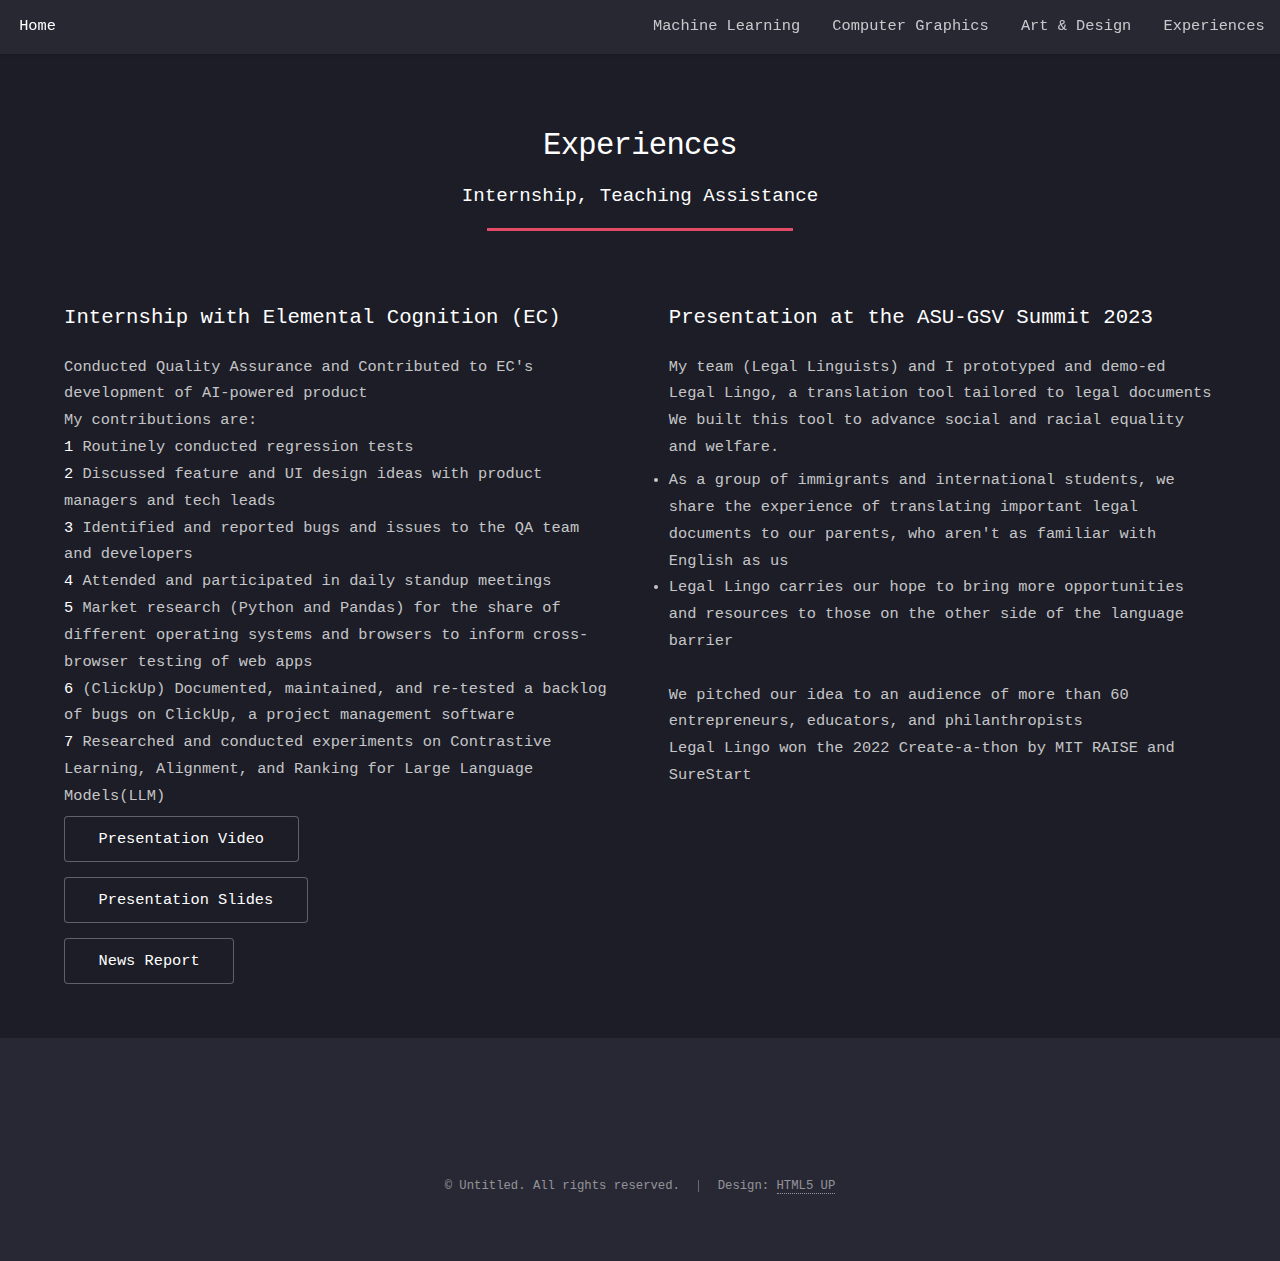
<file: experience.html>
<!DOCTYPE HTML>
<!--
	Landed by HTML5 UP
	html5up.net | @ajlkn
	Free for personal and commercial use under the CCA 3.0 license (html5up.net/license)
-->
<html>
	<head>
		<title>Experiences</title>
		<meta charset="utf-8" />
		<meta name="viewport" content="width=device-width, initial-scale=1, user-scalable=no" />
		<link rel="stylesheet" href="assets/css/main.css" />
		<noscript><link rel="stylesheet" href="assets/css/noscript.css" /></noscript>
	</head>
	<style>
		body {
		  font-family: 'Courier New', monospace;
		}
	</style>
	<body class="is-preload">
		<div id="page-wrapper">

			<!-- Header -->
			<header id="header">
				<h1 id="logo"><a href="index.html">Home</a></h1>
				<nav id="nav">
					<ul>
						<li>
							<li><a href="machine_learning.html">Machine Learning</a></li>
							<li><a href="computer_graphics.html">Computer Graphics</a></li>
							<li><a href="art.html">Art & Design</a></li>
							<li><a href="experience.html">Experiences</a></li>
						</li>
					</ul>
				</nav>
			</header>


			<!-- Main -->
				<div id="main" class="wrapper style1">
					<div class="container">
						<header class="major">
<!-- MAIN TITLE -->
							<h2>Experiences</h2>
							<p>Internship, Teaching Assistance</p>
						</header>
						<div class="row gtr-150">
							<!-- </div> -->
							<div class="col-6 col-12-medium">
<!-- EC INTERNSHIP -->
								<section id="content">
									<!-- <a href="#" class="image fit"><img src="images/pic05.jpg" alt="" /></a> -->
									<h3>Internship with Elemental Cognition (EC)</h3>
									<p>Conducted Quality Assurance and Contributed to EC's development of AI-powered product
									</br>My contributions are:
									</br><b>1</b> Routinely conducted regression tests 
									</br><b>2</b> Discussed feature and UI design ideas with product managers and tech leads
									</br><b>3</b> Identified and reported bugs and issues to the QA team and developers
									</br><b>4</b> Attended and participated in daily standup meetings
									</br><b>5</b> Market research (Python and Pandas) for the share of different operating systems and browsers to inform cross-browser testing of web apps
									</br><b>6</b> (ClickUp) Documented, maintained, and re-tested a backlog of bugs on ClickUp, a project management software
									</br><b>7</b> Researched and conducted experiments on Contrastive Learning, Alignment, and Ranking for Large Language Models(LLM)
									</p>
									<ul class="actions">
										<li><a href="machine_learning.html" class="button">Presentation Video</a></li>
									</ul>
									<ul class="actions">
										<li><a href="machine_learning.html" class="button">Presentation Slides</a></li>
									</ul>
									<ul class="actions">
										<li><a href="machine_learning.html" class="button">News Report</a></li>
									</ul>	
								</section>
							</div>
							<div class="col-6 col-12-medium">
<!-- ASU-GSV Summit -->
								<section id="content">
									<!-- <a href="#" class="image fit"><img src="images/pic05.jpg" alt="" /></a> -->
									<h3>Presentation at the ASU-GSV Summit 2023</h3>
									<p>My team (Legal Linguists) and I prototyped and demo-ed Legal Lingo, a translation tool tailored to legal documents
									</br>We built this tool to advance social and racial equality and welfare.
									<li>As a group of immigrants and international students, we share the experience of translating important legal documents to our parents, who aren't as familiar with English as us</li>
									<li>Legal Lingo carries our hope to bring more opportunities and resources to those on the other side of the language barrier</li>
									</br>We pitched our idea to an audience of more than 60 entrepreneurs, educators, and philanthropists
									</br>Legal Lingo won the 2022 Create-a-thon by MIT RAISE and SureStart
									</p>
									<!-- <ul class="actions">
										<li><a href="machine_learning.html" class="button">Code</a></li>
									</ul>	 -->
								</section>
							</div>
						</div>
					</div>
				</div>

			<!-- Footer -->
				<footer id="footer">
					<ul class="icons">
						<li><a href="#" class="icon brands alt fa-twitter"><span class="label">Twitter</span></a></li>
						<li><a href="#" class="icon brands alt fa-facebook-f"><span class="label">Facebook</span></a></li>
						<li><a href="#" class="icon brands alt fa-linkedin-in"><span class="label">LinkedIn</span></a></li>
						<li><a href="#" class="icon brands alt fa-instagram"><span class="label">Instagram</span></a></li>
						<li><a href="#" class="icon brands alt fa-github"><span class="label">GitHub</span></a></li>
						<li><a href="#" class="icon solid alt fa-envelope"><span class="label">Email</span></a></li>
					</ul>
					<ul class="copyright">
						<li>&copy; Untitled. All rights reserved.</li><li>Design: <a href="http://html5up.net">HTML5 UP</a></li>
					</ul>
				</footer>

		</div>

		<!-- Scripts -->
			<script src="assets/js/jquery.min.js"></script>
			<script src="assets/js/jquery.scrolly.min.js"></script>
			<script src="assets/js/jquery.dropotron.min.js"></script>
			<script src="assets/js/jquery.scrollex.min.js"></script>
			<script src="assets/js/browser.min.js"></script>
			<script src="assets/js/breakpoints.min.js"></script>
			<script src="assets/js/util.js"></script>
			<script src="assets/js/main.js"></script>

	</body>
</html>
</file>
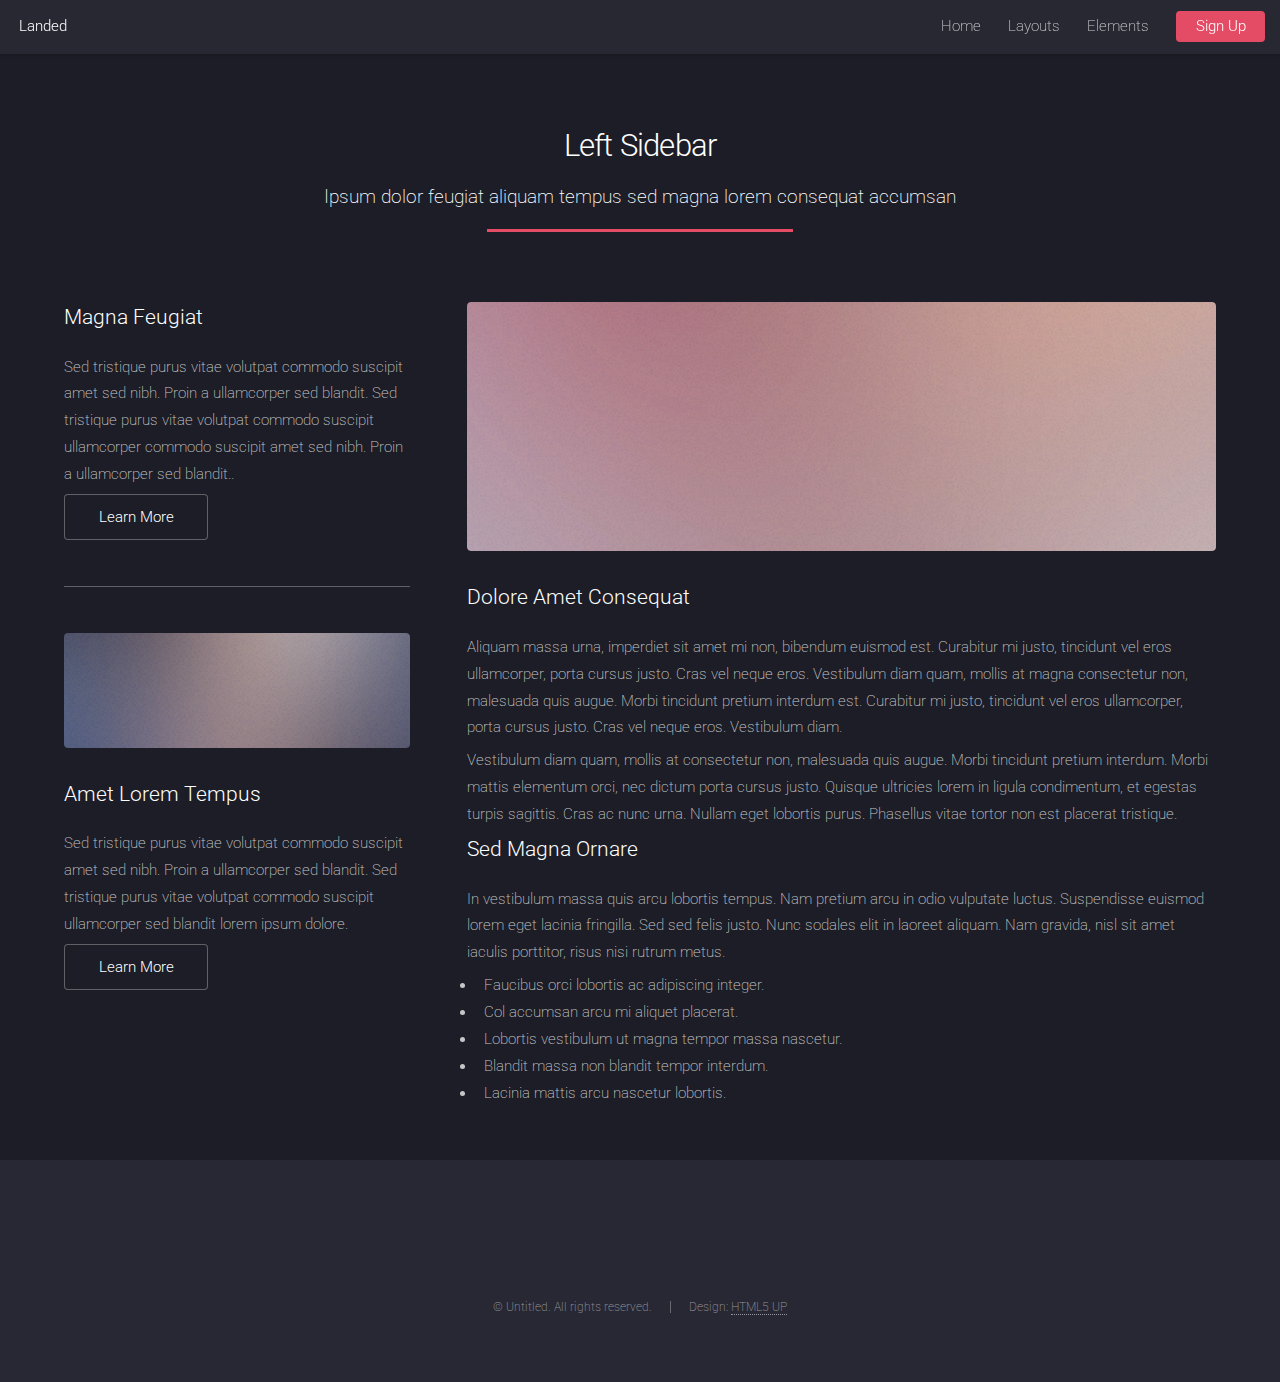
<file: left-sidebar.html>
<!DOCTYPE HTML>
<!--
	Landed by HTML5 UP
	html5up.net | @ajlkn
	Free for personal and commercial use under the CCA 3.0 license (html5up.net/license)
-->
<html>
	<head>
		<title>Left Sidebar - Landed by HTML5 UP</title>
		<meta charset="utf-8" />
		<meta name="viewport" content="width=device-width, initial-scale=1, user-scalable=no" />
		<link rel="stylesheet" href="assets/css/main.css" />
		<noscript><link rel="stylesheet" href="assets/css/noscript.css" /></noscript>
	</head>
	<body class="is-preload">
		<div id="page-wrapper">

			<!-- Header -->
				<header id="header">
					<h1 id="logo"><a href="index.html">Landed</a></h1>
					<nav id="nav">
						<ul>
							<li><a href="index.html">Home</a></li>
							<li>
								<a href="#">Layouts</a>
								<ul>
									<li><a href="left-sidebar.html">Left Sidebar</a></li>
									<li><a href="right-sidebar.html">Right Sidebar</a></li>
									<li><a href="no-sidebar.html">No Sidebar</a></li>
									<li>
										<a href="#">Submenu</a>
										<ul>
											<li><a href="#">Option 1</a></li>
											<li><a href="#">Option 2</a></li>
											<li><a href="#">Option 3</a></li>
											<li><a href="#">Option 4</a></li>
										</ul>
									</li>
								</ul>
							</li>
							<li><a href="elements.html">Elements</a></li>
							<li><a href="#" class="button primary">Sign Up</a></li>
						</ul>
					</nav>
				</header>

			<!-- Main -->
				<div id="main" class="wrapper style1">
					<div class="container">
						<header class="major">
							<h2>Left Sidebar</h2>
							<p>Ipsum dolor feugiat aliquam tempus sed magna lorem consequat accumsan</p>
						</header>
						<div class="row gtr-150">
							<div class="col-4 col-12-medium">

								<!-- Sidebar -->
									<section id="sidebar">
										<section>
											<h3>Magna Feugiat</h3>
											<p>Sed tristique purus vitae volutpat commodo suscipit amet sed nibh. Proin a ullamcorper sed blandit. Sed tristique purus vitae volutpat commodo suscipit ullamcorper commodo suscipit amet sed nibh. Proin a ullamcorper sed blandit..</p>
											<footer>
												<ul class="actions">
													<li><a href="#" class="button">Learn More</a></li>
												</ul>
											</footer>
										</section>
										<hr />
										<section>
											<a href="#" class="image fit"><img src="images/pic06.jpg" alt="" /></a>
											<h3>Amet Lorem Tempus</h3>
											<p>Sed tristique purus vitae volutpat commodo suscipit amet sed nibh. Proin a ullamcorper sed blandit. Sed tristique purus vitae volutpat commodo suscipit ullamcorper sed blandit lorem ipsum dolore.</p>
											<footer>
												<ul class="actions">
													<li><a href="#" class="button">Learn More</a></li>
												</ul>
											</footer>
										</section>
									</section>

							</div>
							<div class="col-8 col-12-medium imp-medium">

								<!-- Content -->
									<section id="content">
										<a href="#" class="image fit"><img src="images/pic05.jpg" alt="" /></a>
										<h3>Dolore Amet Consequat</h3>
										<p>Aliquam massa urna, imperdiet sit amet mi non, bibendum euismod est. Curabitur mi justo, tincidunt vel eros ullamcorper, porta cursus justo. Cras vel neque eros. Vestibulum diam quam, mollis at magna consectetur non, malesuada quis augue. Morbi tincidunt pretium interdum est. Curabitur mi justo, tincidunt vel eros ullamcorper, porta cursus justo. Cras vel neque eros. Vestibulum diam.</p>
										<p>Vestibulum diam quam, mollis at consectetur non, malesuada quis augue. Morbi tincidunt pretium interdum. Morbi mattis elementum orci, nec dictum porta cursus justo. Quisque ultricies lorem in ligula condimentum, et egestas turpis sagittis. Cras ac nunc urna. Nullam eget lobortis purus. Phasellus vitae tortor non est placerat tristique.</p>
										<h3>Sed Magna Ornare</h3>
										<p>In vestibulum massa quis arcu lobortis tempus. Nam pretium arcu in odio vulputate luctus. Suspendisse euismod lorem eget lacinia fringilla. Sed sed felis justo. Nunc sodales elit in laoreet aliquam. Nam gravida, nisl sit amet iaculis porttitor, risus nisi rutrum metus.</p>
										<ul>
											<li>Faucibus orci lobortis ac adipiscing integer.</li>
											<li>Col accumsan arcu mi aliquet placerat.</li>
											<li>Lobortis vestibulum ut magna tempor massa nascetur.</li>
											<li>Blandit massa non blandit tempor interdum.</li>
											<li>Lacinia mattis arcu nascetur lobortis.</li>
										</ul>
									</section>

							</div>
						</div>
					</div>
				</div>

			<!-- Footer -->
				<footer id="footer">
					<ul class="icons">
						<li><a href="#" class="icon brands alt fa-twitter"><span class="label">Twitter</span></a></li>
						<li><a href="#" class="icon brands alt fa-facebook-f"><span class="label">Facebook</span></a></li>
						<li><a href="#" class="icon brands alt fa-linkedin-in"><span class="label">LinkedIn</span></a></li>
						<li><a href="#" class="icon brands alt fa-instagram"><span class="label">Instagram</span></a></li>
						<li><a href="#" class="icon brands alt fa-github"><span class="label">GitHub</span></a></li>
						<li><a href="#" class="icon solid alt fa-envelope"><span class="label">Email</span></a></li>
					</ul>
					<ul class="copyright">
						<li>&copy; Untitled. All rights reserved.</li><li>Design: <a href="http://html5up.net">HTML5 UP</a></li>
					</ul>
				</footer>

		</div>

		<!-- Scripts -->
			<script src="assets/js/jquery.min.js"></script>
			<script src="assets/js/jquery.scrolly.min.js"></script>
			<script src="assets/js/jquery.dropotron.min.js"></script>
			<script src="assets/js/jquery.scrollex.min.js"></script>
			<script src="assets/js/browser.min.js"></script>
			<script src="assets/js/breakpoints.min.js"></script>
			<script src="assets/js/util.js"></script>
			<script src="assets/js/main.js"></script>

	</body>
</html>
</file>
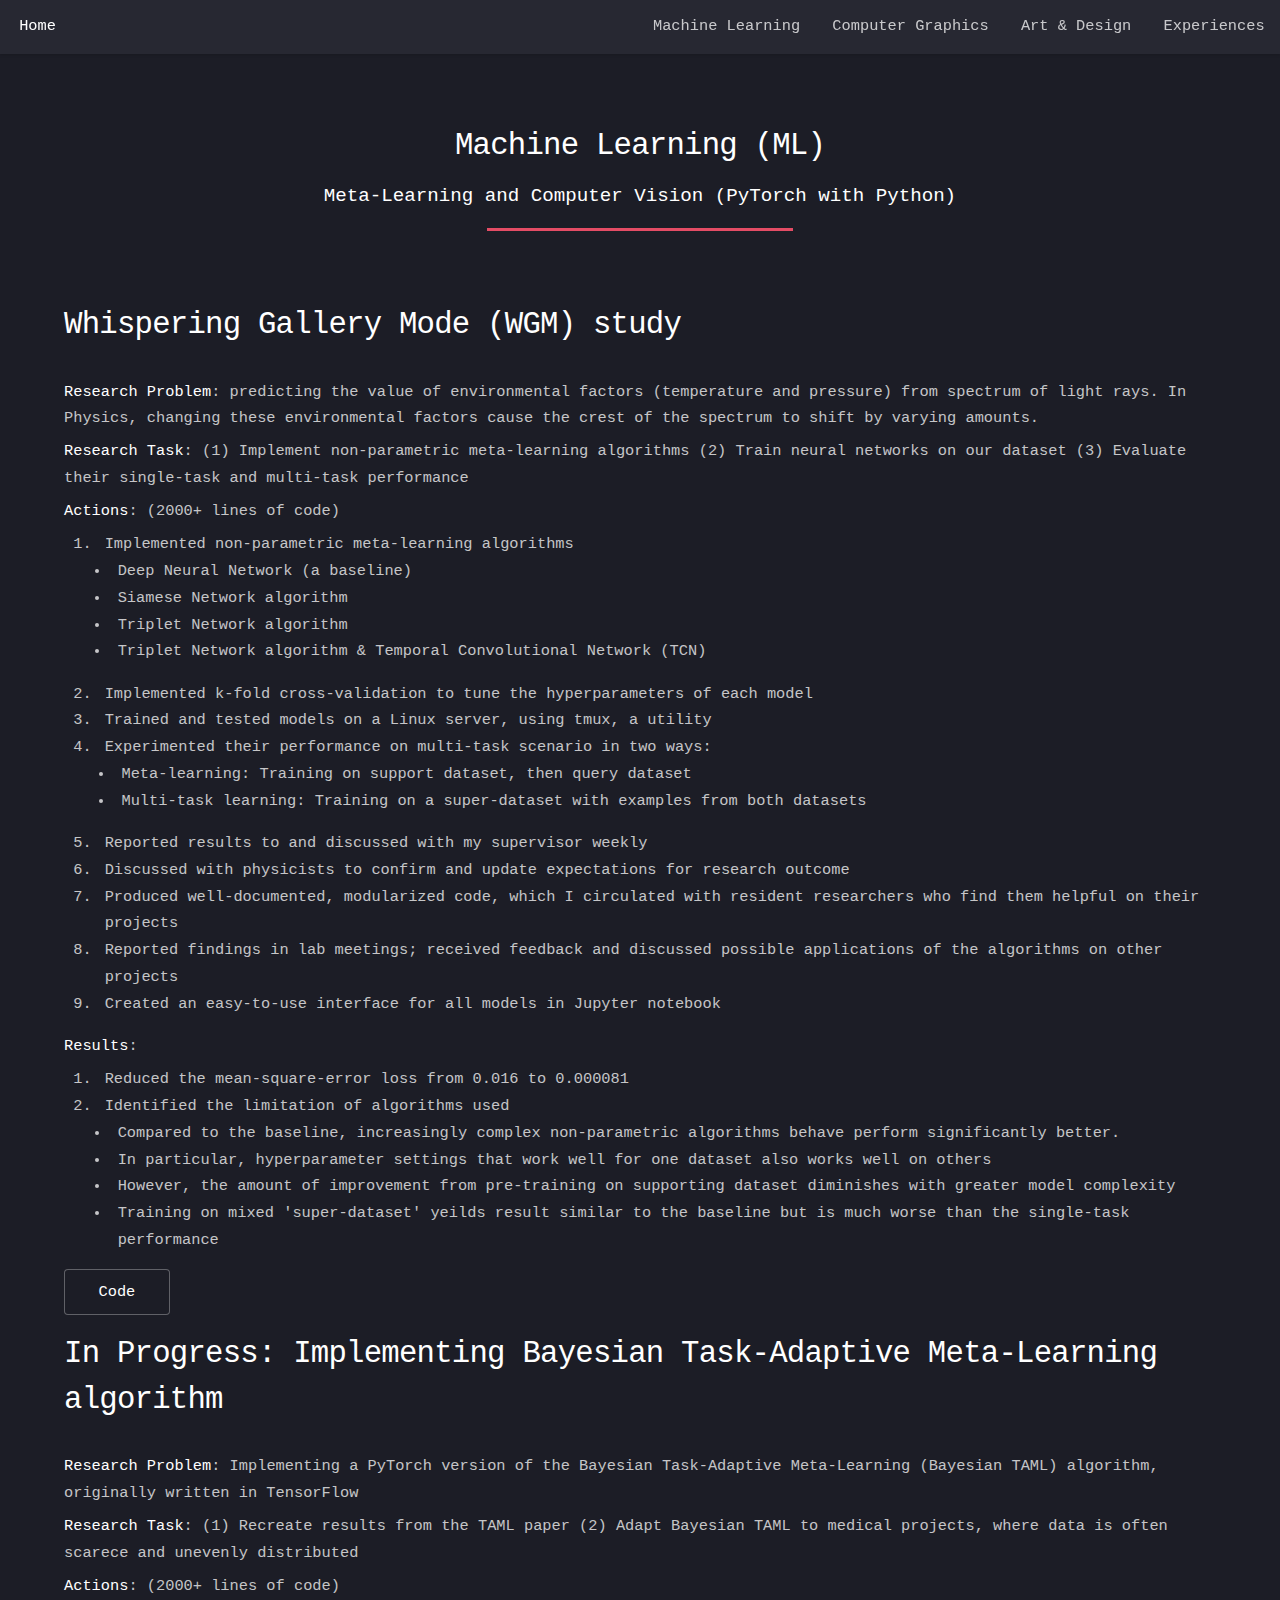
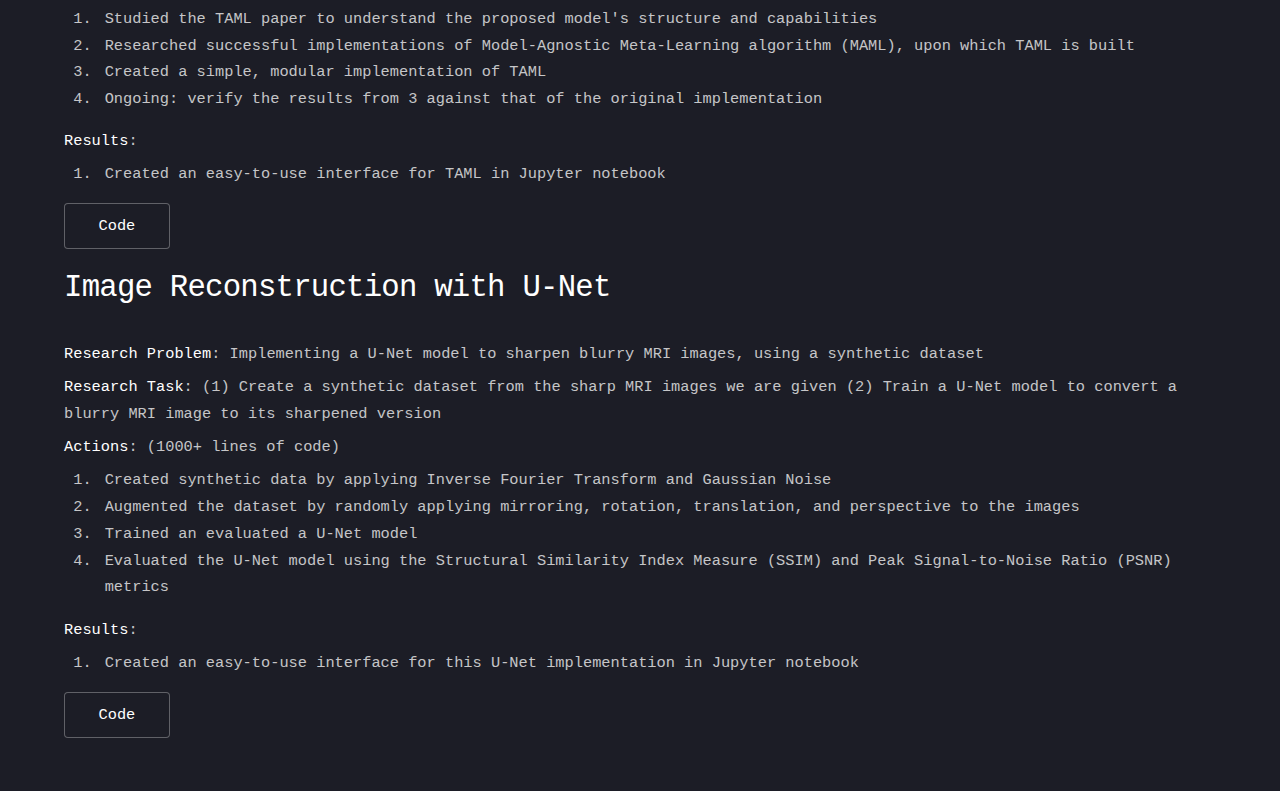
<file: machine_learning.html>
<!DOCTYPE HTML>
<!--
	Landed by HTML5 UP
	html5up.net | @ajlkn
	Free for personal and commercial use under the CCA 3.0 license (html5up.net/license)

	For font problem, search "/* Basic */" in main.css!
-->
<html>
	<head>
		<title>Machine Learning</title>
		<meta charset="utf-8" />
		<meta name="viewport" content="width=device-width, initial-scale=1, user-scalable=no" />
		<link rel="stylesheet" href="assets/css/main.css" />
		<noscript><link rel="stylesheet" href="assets/css/noscript.css" /></noscript>
	</head>
	<style>
		body {
		  font-family: 'Menlo', monospace;
		}
	</style>
	<body class="is-preload">
		<div id="page-wrapper">
			<top-bar></top-bar>
			<!-- Main -->
			<div id="main" class="wrapper style1">
				<div class="container">
					<header class="major">
						<h2>Machine Learning (ML)</h2>
						<p>Meta-Learning and Computer Vision (PyTorch with Python)</p>
					</header>
					<!-- Content -->
						<section id="content"> <!-- search "/* Container */" in main.css -->
							<!-- <a href="#" class="image fit"><img src="images/pic07.jpg" alt="" /></a> -->
							<h2>Whispering Gallery Mode (WGM) study</h2>
							<p><b>Research Problem</b>: predicting the value of environmental factors (temperature and pressure) 
								from spectrum of light rays. In Physics, changing these environmental factors cause the crest of the spectrum to shift by varying amounts. 
							</p>
							<p><b>Research Task</b>: (1) Implement non-parametric meta-learning algorithms (2) Train neural networks on our dataset (3) Evaluate their single-task and multi-task performance
							</p>
							<p><b>Actions</b>: (2000+ lines of code)
							<ol> <!-- change padding: "/* List */" in main.css-->
								<li>Implemented non-parametric meta-learning algorithms</li>
									<ul>
										<li>Deep Neural Network (a baseline)</li>
										<li>Siamese Network algorithm</li>
										<li>Triplet Network algorithm</li>
										<li>Triplet Network algorithm & Temporal Convolutional Network (TCN)</li>
									</ul>
								<li>Implemented k-fold cross-validation to tune the hyperparameters of each model</li>
								<li>Trained and tested models on a Linux server, using tmux, a utility</li>
								<li>Experimented their performance on multi-task scenario in two ways:
									<ul>
										<li>Meta-learning: Training on support dataset, then query dataset</li>
										<li>Multi-task learning: Training on a super-dataset with examples from both datasets</li>
									</ul>
								<li>Reported results to and discussed with my supervisor weekly</li>
								<li>Discussed with physicists to confirm and update expectations for research outcome</li>
								<li>Produced well-documented, modularized code, which I circulated with resident researchers who find them helpful on their projects</li>
								<li>Reported findings in lab meetings; received feedback and discussed possible applications of the algorithms on other projects</li>
								<li>Created an easy-to-use interface for all models in Jupyter notebook</li>
							</ol>
							</p>
								<p><b>Results</b>: 
									<ol>
										<li>Reduced the mean-square-error loss from 0.016 to 0.000081</li>
										<li>Identified the limitation of algorithms used</li>
											<ul>
												<li>Compared to the baseline, increasingly complex non-parametric algorithms behave
													perform significantly better. 
												<li>In particular, hyperparameter settings that work well for 
													one dataset also works well on others</li>
												<li>However, the amount of improvement from pre-training on supporting dataset diminishes with 
													greater model complexity</li>
												<li>Training on mixed 'super-dataset' yeilds result similar to the baseline but is much worse than the single-task performance</li>
											</ul>
									</ol>
							</p>
							<ul class="actions">
								<li><a href="https://github.com/JasonLiu2024/Meta-Learning" class="button">Code</a></li>
							</ul>
						</section>
						<section id="content"> <!-- search "/* Container */" in main.css -->
							<h2>In Progress: Implementing Bayesian Task-Adaptive Meta-Learning algorithm</h2>
							<p><b>Research Problem</b>: Implementing a PyTorch version of the Bayesian Task-Adaptive Meta-Learning (Bayesian TAML) algorithm, originally written in TensorFlow
							</p>
							<p><b>Research Task</b>: (1) Recreate results from the TAML paper 
								(2) Adapt Bayesian TAML to medical projects, where data is often scarece and unevenly distributed
							</p>
							<p><b>Actions</b>: (2000+ lines of code) 
							<ol> <!-- change padding: "/* List */" in main.css-->
								<li>Studied the TAML paper to understand the proposed model's structure and capabilities</li>
								<li>Researched successful implementations of Model-Agnostic Meta-Learning algorithm (MAML), upon which TAML is built
								<li>Created a simple, modular implementation of TAML</li>
								<li>Ongoing: verify the results from 3 against that of the original implementation</li>
							</ol>
							</p>
								<p><b>Results</b>: 
									<ol>
										<li>Created an easy-to-use interface for TAML in Jupyter notebook</li>
									</ol>
							</p>
							<ul class="actions">
								<li><a href="https://github.com/JasonLiu2024/Meta-Learning/tree/main/TAML" class="button">Code</a></li>
							</ul>
						</section>
						<section id="content"> <!-- search "/* Container */" in main.css -->
							<h2>Image Reconstruction with U-Net</h2>
							<p><b>Research Problem</b>: Implementing a U-Net model to sharpen blurry MRI images, using a synthetic dataset
							</p>
							<p><b>Research Task</b>: (1) Create a synthetic dataset from the sharp MRI images we are given 
								(2) Train a U-Net model to convert a blurry MRI image to its sharpened version
							</p>
							<p><b>Actions</b>: (1000+ lines of code) 
							<ol> <!-- change padding: "/* List */" in main.css-->
								<li>Created synthetic data by applying Inverse Fourier Transform and Gaussian Noise</li>
								<li>Augmented the dataset by randomly applying mirroring, rotation, translation, and perspective to the images
								<li>Trained an evaluated a U-Net model</li>
								<li>Evaluated the U-Net model using the Structural Similarity Index Measure (SSIM) and Peak Signal-to-Noise Ratio (PSNR) metrics</li>
							</ol>
							</p>
								<p><b>Results</b>: 
									<ol>
										<li>Created an easy-to-use interface for this U-Net implementation in Jupyter notebook</li>
									</ol>
							</p>
							<ul class="actions">
								<li><a href="https://github.com/JasonLiu2024/MRI_project" class="button">Code</a></li>
							</ul>
						</section>
				</div>
			</div>
		</div>
		<!-- Scripts -->
			<script src="assets/js/jquery.min.js"></script>
			<script src="assets/js/jquery.scrolly.min.js"></script>
			<script src="assets/js/jquery.dropotron.min.js"></script>
			<script src="assets/js/jquery.scrollex.min.js"></script>
			<script src="assets/js/browser.min.js"></script>
			<script src="assets/js/breakpoints.min.js"></script>
			<script src="assets/js/util.js"></script>
			<script src="assets/js/main.js"></script>
			<script src="custom_components.js"></script>
	</body>
</html>
</file>
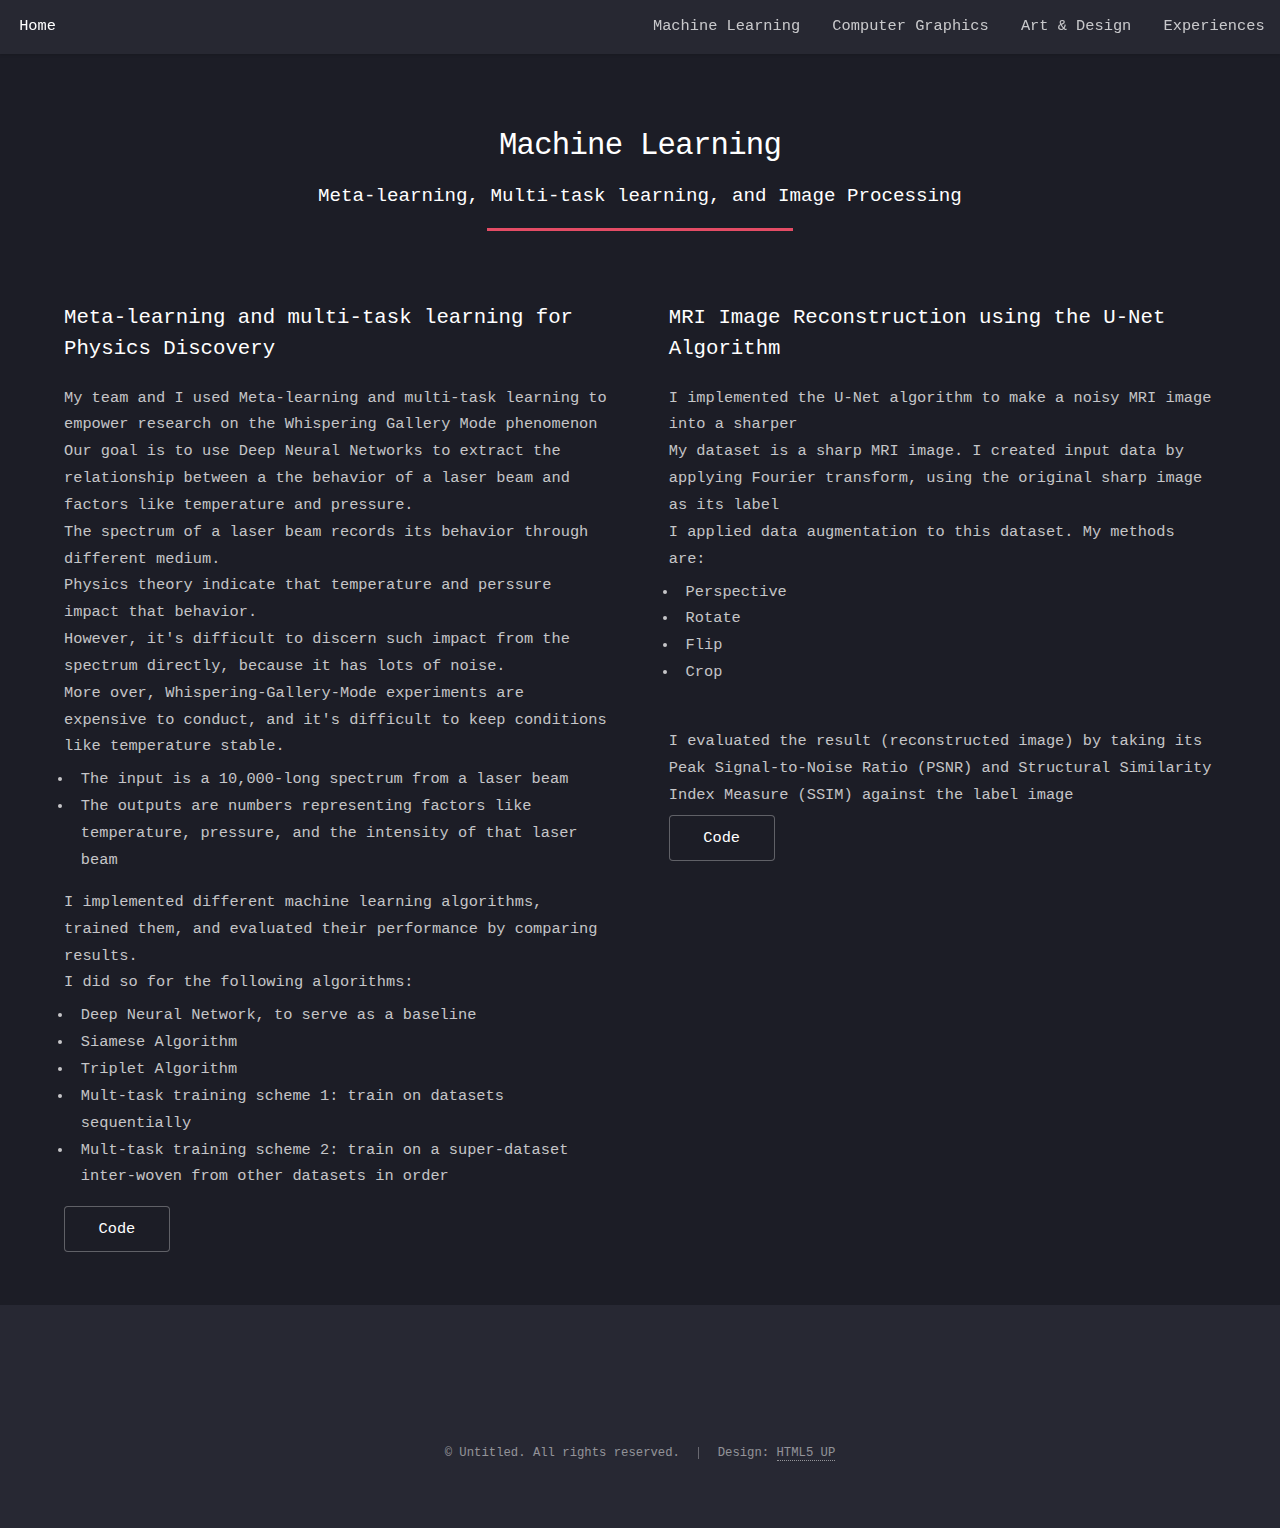
<file: machine_learning_legacy.html>
<!DOCTYPE HTML>
<!--
	Landed by HTML5 UP
	html5up.net | @ajlkn
	Free for personal and commercial use under the CCA 3.0 license (html5up.net/license)
-->
<html>
	<head>
		<title>Machine Learning</title>
		<meta charset="utf-8" />
		<meta name="viewport" content="width=device-width, initial-scale=1, user-scalable=no" />
		<link rel="stylesheet" href="assets/css/main.css" />
		<noscript><link rel="stylesheet" href="assets/css/noscript.css" /></noscript>
	</head>
	<style>
		body {
		  font-family: 'Courier New', monospace;
		}
	</style>
	<body class="is-preload">
		<div id="page-wrapper">

			<!-- Header -->
			<header id="header">
				<h1 id="logo"><a href="index.html">Home</a></h1>
				<nav id="nav">
					<ul>
						<li>
							<li><a href="machine_learning.html">Machine Learning</a></li>
							<li><a href="computer_graphics.html">Computer Graphics</a></li>
							<li><a href="art.html">Art & Design</a></li>
							<li><a href="experience.html">Experiences</a></li>
						</li>
					</ul>
				</nav>
			</header>


			<!-- Main -->
				<div id="main" class="wrapper style1">
					<div class="container">
						<header class="major">
							<h2>Machine Learning</h2>
							<p>Meta-learning, Multi-task learning, and Image Processing</p>
						</header>
						<div class="row gtr-150">
							<!-- <div class="col-4 col-12-medium"> -->

								<!-- Sidebar -->
									<!-- <section id="sidebar">
										<section>
											<h3>Meta Learning</h3>
											<p>Sed tristique purus vitae volutpat commodo suscipit amet sed nibh. Proin a ullamcorper sed blandit. Sed tristique purus vitae volutpat commodo suscipit ullamcorper commodo suscipit amet sed nibh. Proin a ullamcorper sed blandit..</p>
											<footer>
												<ul class="actions">
													<li><a href="#" class="button">Learn More</a></li>
												</ul>
											</footer>
										</section>
										<hr />
										<section>
											<a href="#" class="image fit"><img src="images/pic06.jpg" alt="" /></a>
											<h3>Amet Lorem Tempus</h3>
											<p>Sed tristique purus vitae volutpat commodo suscipit amet sed nibh. Proin a ullamcorper sed blandit. Sed tristique purus vitae volutpat commodo suscipit ullamcorper sed blandit lorem ipsum dolore.</p>
											<footer>
												<ul class="actions">
													<li><a href="#" class="button">Learn More</a></li>
												</ul>
											</footer>
										</section>
									</section> -->

							<!-- </div> -->
							<div class="col-6 col-12-medium">
								<!-- Content -->
									<section id="content">
										<!-- <a href="#" class="image fit"><img src="images/pic05.jpg" alt="" /></a> -->
										<h3>Meta-learning and multi-task learning for Physics Discovery</h3>
										<p>My team and I used Meta-learning and multi-task learning to empower research on the Whispering Gallery Mode phenomenon
										</br>Our goal is to use Deep Neural Networks to extract the relationship between a the behavior of a laser beam and factors like temperature and pressure. 
										</br>The spectrum of a laser beam records its behavior through different medium.
										</br>Physics theory indicate that temperature and perssure impact that behavior.
										</br>However, it's difficult to discern such impact from the spectrum directly, because it has lots of noise.
										</br>More over, Whispering-Gallery-Mode experiments are expensive to conduct, and it's difficult to keep conditions like temperature stable.
										</p>
										<ul>
											<li>The input is a 10,000-long spectrum from a laser beam</li>
											<li>The outputs are numbers representing factors like temperature, pressure, and the intensity of that laser beam</li>
										</ul>	
										<p>I implemented different machine learning algorithms, trained them, and evaluated their performance by comparing results.
										</br>I did so for the following algorithms:
										</p>
										<ul>
											<li>Deep Neural Network, to serve as a baseline</li>
											<li>Siamese Algorithm</li>
											<li>Triplet Algorithm</li>
											<li>Mult-task training scheme 1: train on datasets sequentially</li>
											<li>Mult-task training scheme 2: train on a super-dataset inter-woven from other datasets in order</li>
										</ul>
										<ul class="actions">
											<li><a href="machine_learning.html" class="button">Code</a></li>
										</ul>	
									</section>
							</div>
							<div class="col-6 col-12-medium">
								<!-- Content -->
									<section id="content">
										<!-- <a href="#" class="image fit"><img src="images/pic05.jpg" alt="" /></a> -->
										<h3>MRI Image Reconstruction using the U-Net Algorithm</h3>
										<p>I implemented the U-Net algorithm to make a noisy MRI image into a sharper
										</br>My dataset is a sharp MRI image. I created input data by applying Fourier transform, using the original sharp image as its label
										</br>I applied data augmentation to this dataset. My methods are:
										<ul>
											<li>Perspective</li>
											<li>Rotate</li>
											<li>Flip</li>
											<li>Crop</li>
										</ul>
										</br>I evaluated the result (reconstructed image) by taking its Peak Signal-to-Noise Ratio (PSNR) and Structural Similarity Index Measure (SSIM) against the label image
										</p>
										<ul class="actions">
											<li><a href="machine_learning.html" class="button">Code</a></li>
										</ul>	
									</section>
							</div>
						</div>
					</div>
				</div>

			<!-- Footer -->
				<footer id="footer">
					<ul class="icons">
						<li><a href="#" class="icon brands alt fa-twitter"><span class="label">Twitter</span></a></li>
						<li><a href="#" class="icon brands alt fa-facebook-f"><span class="label">Facebook</span></a></li>
						<li><a href="#" class="icon brands alt fa-linkedin-in"><span class="label">LinkedIn</span></a></li>
						<li><a href="#" class="icon brands alt fa-instagram"><span class="label">Instagram</span></a></li>
						<li><a href="#" class="icon brands alt fa-github"><span class="label">GitHub</span></a></li>
						<li><a href="#" class="icon solid alt fa-envelope"><span class="label">Email</span></a></li>
					</ul>
					<ul class="copyright">
						<li>&copy; Untitled. All rights reserved.</li><li>Design: <a href="http://html5up.net">HTML5 UP</a></li>
					</ul>
				</footer>

		</div>

		<!-- Scripts -->
			<script src="assets/js/jquery.min.js"></script>
			<script src="assets/js/jquery.scrolly.min.js"></script>
			<script src="assets/js/jquery.dropotron.min.js"></script>
			<script src="assets/js/jquery.scrollex.min.js"></script>
			<script src="assets/js/browser.min.js"></script>
			<script src="assets/js/breakpoints.min.js"></script>
			<script src="assets/js/util.js"></script>
			<script src="assets/js/main.js"></script>

	</body>
</html>
</file>
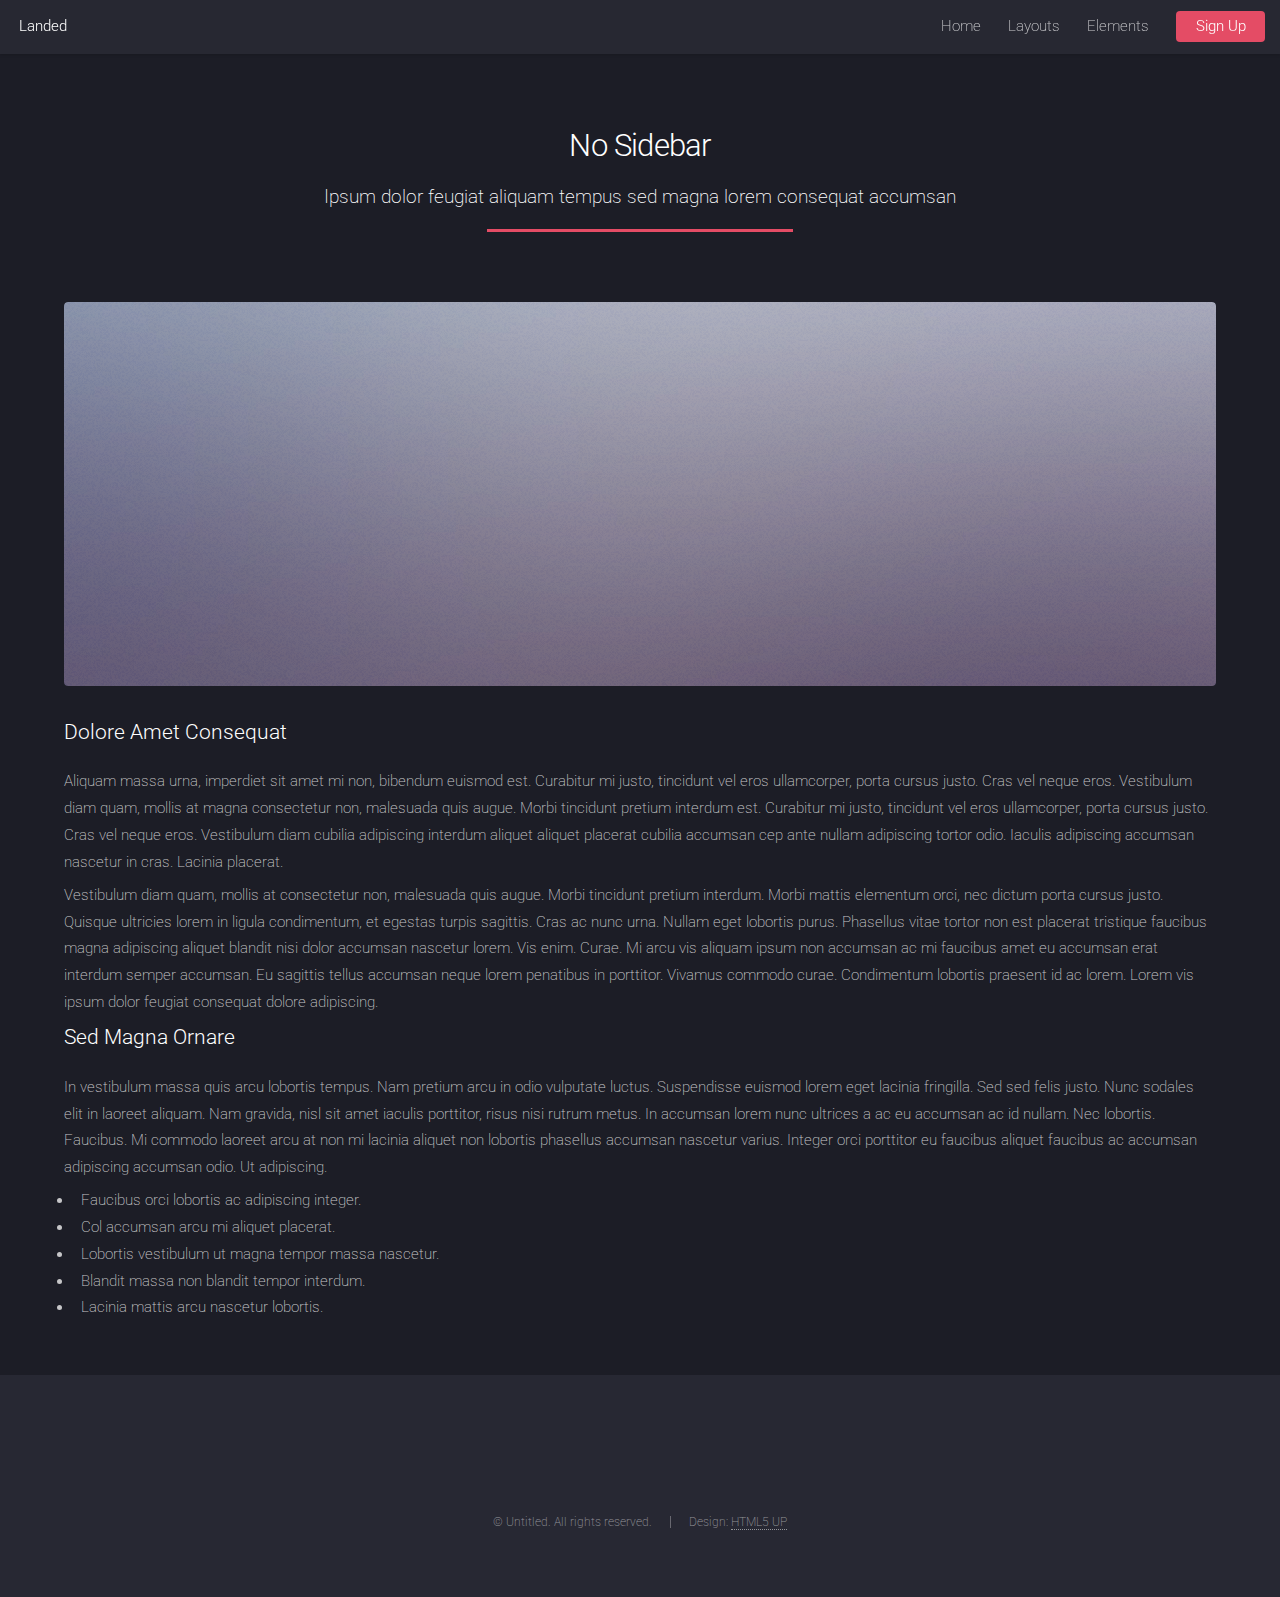
<file: no-sidebar.html>
<!DOCTYPE HTML>
<!--
	Landed by HTML5 UP
	html5up.net | @ajlkn
	Free for personal and commercial use under the CCA 3.0 license (html5up.net/license)
-->
<html>
	<head>
		<title>No Sidebar - Landed by HTML5 UP</title>
		<meta charset="utf-8" />
		<meta name="viewport" content="width=device-width, initial-scale=1, user-scalable=no" />
		<link rel="stylesheet" href="assets/css/main.css" />
		<noscript><link rel="stylesheet" href="assets/css/noscript.css" /></noscript>
	</head>
	<body class="is-preload">
		<div id="page-wrapper">

			<!-- Header -->
				<header id="header">
					<h1 id="logo"><a href="index.html">Landed</a></h1>
					<nav id="nav">
						<ul>
							<li><a href="index.html">Home</a></li>
							<li>
								<a href="#">Layouts</a>
								<ul>
									<li><a href="left-sidebar.html">Left Sidebar</a></li>
									<li><a href="right-sidebar.html">Right Sidebar</a></li>
									<li><a href="no-sidebar.html">No Sidebar</a></li>
									<li>
										<a href="#">Submenu</a>
										<ul>
											<li><a href="#">Option 1</a></li>
											<li><a href="#">Option 2</a></li>
											<li><a href="#">Option 3</a></li>
											<li><a href="#">Option 4</a></li>
										</ul>
									</li>
								</ul>
							</li>
							<li><a href="elements.html">Elements</a></li>
							<li><a href="#" class="button primary">Sign Up</a></li>
						</ul>
					</nav>
				</header>

			<!-- Main -->
				<div id="main" class="wrapper style1">
					<div class="container">
						<header class="major">
							<h2>No Sidebar</h2>
							<p>Ipsum dolor feugiat aliquam tempus sed magna lorem consequat accumsan</p>
						</header>

						<!-- Content -->
							<section id="content">
								<a href="#" class="image fit"><img src="images/pic07.jpg" alt="" /></a>
								<h3>Dolore Amet Consequat</h3>
								<p>Aliquam massa urna, imperdiet sit amet mi non, bibendum euismod est. Curabitur mi justo, tincidunt vel eros ullamcorper, porta cursus justo. Cras vel neque eros. Vestibulum diam quam, mollis at magna consectetur non, malesuada quis augue. Morbi tincidunt pretium interdum est. Curabitur mi justo, tincidunt vel eros ullamcorper, porta cursus justo. Cras vel neque eros. Vestibulum diam cubilia adipiscing interdum aliquet aliquet placerat cubilia accumsan cep ante nullam adipiscing tortor odio. Iaculis adipiscing accumsan nascetur in cras. Lacinia placerat.</p>
								<p>Vestibulum diam quam, mollis at consectetur non, malesuada quis augue. Morbi tincidunt pretium interdum. Morbi mattis elementum orci, nec dictum porta cursus justo. Quisque ultricies lorem in ligula condimentum, et egestas turpis sagittis. Cras ac nunc urna. Nullam eget lobortis purus. Phasellus vitae tortor non est placerat tristique faucibus magna adipiscing aliquet blandit nisi dolor accumsan nascetur lorem. Vis enim. Curae. Mi arcu vis aliquam ipsum non accumsan ac mi faucibus amet eu accumsan erat interdum semper accumsan. Eu sagittis tellus accumsan neque lorem penatibus in porttitor. Vivamus commodo curae. Condimentum lobortis praesent id ac lorem. Lorem vis ipsum dolor feugiat consequat dolore adipiscing.</p>
								<h3>Sed Magna Ornare</h3>
								<p>In vestibulum massa quis arcu lobortis tempus. Nam pretium arcu in odio vulputate luctus. Suspendisse euismod lorem eget lacinia fringilla. Sed sed felis justo. Nunc sodales elit in laoreet aliquam. Nam gravida, nisl sit amet iaculis porttitor, risus nisi rutrum metus. In accumsan lorem nunc ultrices a ac eu accumsan ac id nullam. Nec lobortis. Faucibus. Mi commodo laoreet arcu at non mi lacinia aliquet non lobortis phasellus accumsan nascetur varius. Integer orci porttitor eu faucibus aliquet faucibus ac accumsan adipiscing accumsan odio. Ut adipiscing.</p>
								<ul>
									<li>Faucibus orci lobortis ac adipiscing integer.</li>
									<li>Col accumsan arcu mi aliquet placerat.</li>
									<li>Lobortis vestibulum ut magna tempor massa nascetur.</li>
									<li>Blandit massa non blandit tempor interdum.</li>
									<li>Lacinia mattis arcu nascetur lobortis.</li>
								</ul>
							</section>

					</div>
				</div>

			<!-- Footer -->
				<footer id="footer">
					<ul class="icons">
						<li><a href="#" class="icon brands alt fa-twitter"><span class="label">Twitter</span></a></li>
						<li><a href="#" class="icon brands alt fa-facebook-f"><span class="label">Facebook</span></a></li>
						<li><a href="#" class="icon brands alt fa-linkedin-in"><span class="label">LinkedIn</span></a></li>
						<li><a href="#" class="icon brands alt fa-instagram"><span class="label">Instagram</span></a></li>
						<li><a href="#" class="icon brands alt fa-github"><span class="label">GitHub</span></a></li>
						<li><a href="#" class="icon solid alt fa-envelope"><span class="label">Email</span></a></li>
					</ul>
					<ul class="copyright">
						<li>&copy; Untitled. All rights reserved.</li><li>Design: <a href="http://html5up.net">HTML5 UP</a></li>
					</ul>
				</footer>

		</div>

		<!-- Scripts -->
			<script src="assets/js/jquery.min.js"></script>
			<script src="assets/js/jquery.scrolly.min.js"></script>
			<script src="assets/js/jquery.dropotron.min.js"></script>
			<script src="assets/js/jquery.scrollex.min.js"></script>
			<script src="assets/js/browser.min.js"></script>
			<script src="assets/js/breakpoints.min.js"></script>
			<script src="assets/js/util.js"></script>
			<script src="assets/js/main.js"></script>

	</body>
</html>
</file>
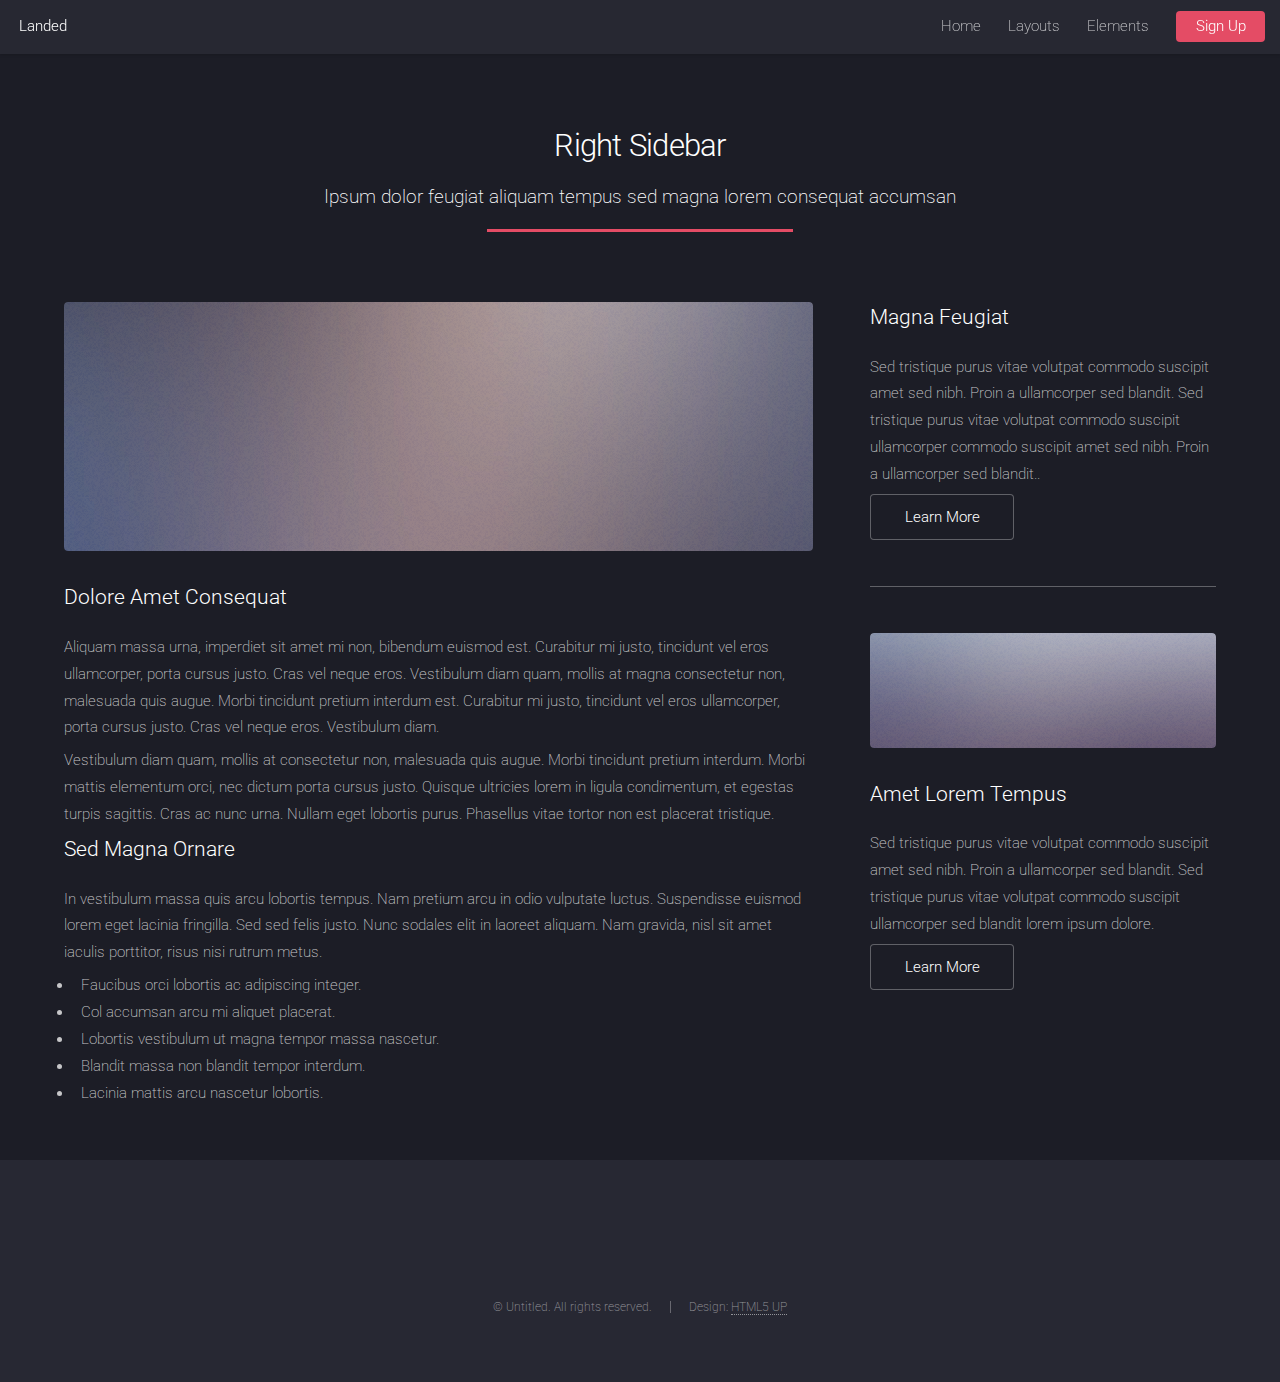
<file: right-sidebar.html>
<!DOCTYPE HTML>
<!--
	Landed by HTML5 UP
	html5up.net | @ajlkn
	Free for personal and commercial use under the CCA 3.0 license (html5up.net/license)
-->
<html>
	<head>
		<title>Right Sidebar - Landed by HTML5 UP</title>
		<meta charset="utf-8" />
		<meta name="viewport" content="width=device-width, initial-scale=1, user-scalable=no" />
		<link rel="stylesheet" href="assets/css/main.css" />
		<noscript><link rel="stylesheet" href="assets/css/noscript.css" /></noscript>
	</head>
	<body class="is-preload">
		<div id="page-wrapper">

			<!-- Header -->
				<header id="header">
					<h1 id="logo"><a href="index.html">Landed</a></h1>
					<nav id="nav">
						<ul>
							<li><a href="index.html">Home</a></li>
							<li>
								<a href="#">Layouts</a>
								<ul>
									<li><a href="left-sidebar.html">Left Sidebar</a></li>
									<li><a href="right-sidebar.html">Right Sidebar</a></li>
									<li><a href="no-sidebar.html">No Sidebar</a></li>
									<li>
										<a href="#">Submenu</a>
										<ul>
											<li><a href="#">Option 1</a></li>
											<li><a href="#">Option 2</a></li>
											<li><a href="#">Option 3</a></li>
											<li><a href="#">Option 4</a></li>
										</ul>
									</li>
								</ul>
							</li>
							<li><a href="elements.html">Elements</a></li>
							<li><a href="#" class="button primary">Sign Up</a></li>
						</ul>
					</nav>
				</header>

			<!-- Main -->
				<div id="main" class="wrapper style1">
					<div class="container">
						<header class="major">
							<h2>Right Sidebar</h2>
							<p>Ipsum dolor feugiat aliquam tempus sed magna lorem consequat accumsan</p>
						</header>
						<div class="row gtr-150">
							<div class="col-8 col-12-medium">

								<!-- Content -->
									<section id="content">
										<a href="#" class="image fit"><img src="images/pic06.jpg" alt="" /></a>
										<h3>Dolore Amet Consequat</h3>
										<p>Aliquam massa urna, imperdiet sit amet mi non, bibendum euismod est. Curabitur mi justo, tincidunt vel eros ullamcorper, porta cursus justo. Cras vel neque eros. Vestibulum diam quam, mollis at magna consectetur non, malesuada quis augue. Morbi tincidunt pretium interdum est. Curabitur mi justo, tincidunt vel eros ullamcorper, porta cursus justo. Cras vel neque eros. Vestibulum diam.</p>
										<p>Vestibulum diam quam, mollis at consectetur non, malesuada quis augue. Morbi tincidunt pretium interdum. Morbi mattis elementum orci, nec dictum porta cursus justo. Quisque ultricies lorem in ligula condimentum, et egestas turpis sagittis. Cras ac nunc urna. Nullam eget lobortis purus. Phasellus vitae tortor non est placerat tristique.</p>
										<h3>Sed Magna Ornare</h3>
										<p>In vestibulum massa quis arcu lobortis tempus. Nam pretium arcu in odio vulputate luctus. Suspendisse euismod lorem eget lacinia fringilla. Sed sed felis justo. Nunc sodales elit in laoreet aliquam. Nam gravida, nisl sit amet iaculis porttitor, risus nisi rutrum metus.</p>
										<ul>
											<li>Faucibus orci lobortis ac adipiscing integer.</li>
											<li>Col accumsan arcu mi aliquet placerat.</li>
											<li>Lobortis vestibulum ut magna tempor massa nascetur.</li>
											<li>Blandit massa non blandit tempor interdum.</li>
											<li>Lacinia mattis arcu nascetur lobortis.</li>
										</ul>
									</section>

							</div>
							<div class="col-4 col-12-medium">

								<!-- Sidebar -->
									<section id="sidebar">
										<section>
											<h3>Magna Feugiat</h3>
											<p>Sed tristique purus vitae volutpat commodo suscipit amet sed nibh. Proin a ullamcorper sed blandit. Sed tristique purus vitae volutpat commodo suscipit ullamcorper commodo suscipit amet sed nibh. Proin a ullamcorper sed blandit..</p>
											<footer>
												<ul class="actions">
													<li><a href="#" class="button">Learn More</a></li>
												</ul>
											</footer>
										</section>
										<hr />
										<section>
											<a href="#" class="image fit"><img src="images/pic07.jpg" alt="" /></a>
											<h3>Amet Lorem Tempus</h3>
											<p>Sed tristique purus vitae volutpat commodo suscipit amet sed nibh. Proin a ullamcorper sed blandit. Sed tristique purus vitae volutpat commodo suscipit ullamcorper sed blandit lorem ipsum dolore.</p>
											<footer>
												<ul class="actions">
													<li><a href="#" class="button">Learn More</a></li>
												</ul>
											</footer>
										</section>
									</section>

							</div>
						</div>
					</div>
				</div>

			<!-- Footer -->
				<footer id="footer">
					<ul class="icons">
						<li><a href="#" class="icon brands alt fa-twitter"><span class="label">Twitter</span></a></li>
						<li><a href="#" class="icon brands alt fa-facebook-f"><span class="label">Facebook</span></a></li>
						<li><a href="#" class="icon brands alt fa-linkedin-in"><span class="label">LinkedIn</span></a></li>
						<li><a href="#" class="icon brands alt fa-instagram"><span class="label">Instagram</span></a></li>
						<li><a href="#" class="icon brands alt fa-github"><span class="label">GitHub</span></a></li>
						<li><a href="#" class="icon solid alt fa-envelope"><span class="label">Email</span></a></li>
					</ul>
					<ul class="copyright">
						<li>&copy; Untitled. All rights reserved.</li><li>Design: <a href="http://html5up.net">HTML5 UP</a></li>
					</ul>
				</footer>

		</div>

		<!-- Scripts -->
			<script src="assets/js/jquery.min.js"></script>
			<script src="assets/js/jquery.scrolly.min.js"></script>
			<script src="assets/js/jquery.dropotron.min.js"></script>
			<script src="assets/js/jquery.scrollex.min.js"></script>
			<script src="assets/js/browser.min.js"></script>
			<script src="assets/js/breakpoints.min.js"></script>
			<script src="assets/js/util.js"></script>
			<script src="assets/js/main.js"></script>

	</body>
</html>
</file>
<file: assets/css/noscript.css>
/*
	Landed by HTML5 UP
	html5up.net | @ajlkn
	Free for personal and commercial use under the CCA 3.0 license (html5up.net/license)
*/

/* Loader */

	body.landing.is-preload:before {
		display: none;
	}

	body.landing.is-preload:after {
		display: none;
	}
</file>
<file: assets/css/main.css>
/* @import url("fontawesome-all.min.css"); */
@import url("https://fonts.googleapis.com/css?family=Roboto:100,300,100italic,300italic");

/*
	Landed by HTML5 UP
	html5up.net | @ajlkn
	Free for personal and commercial use under the CCA 3.0 license (html5up.net/license)
*/

html, body, div, span, applet, object,
iframe, h1, h2, h3, h4, h5, h6, p, blockquote,
pre, a, abbr, acronym, address, big, cite,
code, del, dfn, em, img, ins, kbd, q, s, samp,
small, strike, strong, sub, sup, tt, var, b,
u, i, center, dl, dt, dd, ol, ul, li, fieldset,
form, label, legend, table, caption, tbody,
tfoot, thead, tr, th, td, article, aside,
canvas, details, embed, figure, figcaption,
footer, header, hgroup, menu, nav, output, ruby,
section, summary, time, mark, audio, video {
	margin: 0;
	padding: 0;
	border: 0;
	font-size: 100%;
	font: inherit;
	vertical-align: baseline;}

article, aside, details, figcaption, figure,
footer, header, hgroup, menu, nav, section {
	display: block;}

body {
	line-height: 1;
}

ol, ul {
	list-style: none;
}

blockquote, q {
	quotes: none;
}

	blockquote:before, blockquote:after, q:before, q:after {
		content: '';
		content: none;
	}

table {
	border-collapse: collapse;
	border-spacing: 0;
}

body {
	-webkit-text-size-adjust: none;
}

mark {
	background-color: transparent;
	color: inherit;
}

input::-moz-focus-inner {
	border: 0;
	padding: 0;
}

input, select, textarea {
	-moz-appearance: none;
	-webkit-appearance: none;
	-ms-appearance: none;
	appearance: none;
}

/* Basic */

	html {
		box-sizing: border-box;
	}

	*, *:before, *:after {
		box-sizing: inherit;
	}

	html, body {
		background: #1c1d26;
	}

	body.is-preload *, body.is-preload *:before, body.is-preload *:after {
		-moz-animation: none !important;
		-webkit-animation: none !important;
		-ms-animation: none !important;
		animation: none !important;
		-moz-transition: none !important;
		-webkit-transition: none !important;
		-ms-transition: none !important;
		transition: none !important;
	}

	body, input, select, textarea {
		color: rgba(255, 255, 255, 0.75);
		font-family: "Roboto", Helvetica, sans-serif;
		font-size: 19pt;
		font-weight: 200;
		line-height: 1.75em;
	}

	a {
		-moz-transition: border-color 0.2s ease-in-out, color 0.2s ease-in-out;
		-webkit-transition: border-color 0.2s ease-in-out, color 0.2s ease-in-out;
		-ms-transition: border-color 0.2s ease-in-out, color 0.2s ease-in-out;
		transition: border-color 0.2s ease-in-out, color 0.2s ease-in-out;
		border-bottom: dotted 1px;
		color: #03fcc6;
		text-decoration: none;
	}

		a:hover {
			color: #03fcc6 !important;
			border-bottom-color: transparent;
		}

	strong, b {
		color: #ffffff;
		font-weight: 300;
	}

	em, i {
		font-style: italic;
	}

	p {
		margin: 0 0 0.4em 0;
	}

	h1, h2, h3, h4, h5, h6 {
		color: #ffffff;
		font-weight: 300;
		line-height: 1em;
		margin: 0 0 1em 0;
	}

		h1 a, h2 a, h3 a, h4 a, h5 a, h6 a {
			color: inherit;
			border: 0;
		}

	h2 {
		font-size: 2em;
		line-height: 1.5em;
		letter-spacing: -0.025em;
	}

	h3 {
		font-size: 1.35em;
		line-height: 1.5em;
	}

	h4 {
		font-size: 1.1em;
		line-height: 1.5em;
	}

	h5 {
		font-size: 0.9em;
		line-height: 1.5em;
	}

	h6 {
		font-size: 0.7em;
		line-height: 1.5em;
	}

	sub {
		font-size: 0.8em;
		position: relative;
		top: 0.5em;
	}

	sup {
		font-size: 0.8em;
		position: relative;
		top: -0.5em;
	}

	hr {
		border: 0;
		border-bottom: solid 1px rgba(255, 255, 255, 0.3);
		margin: 3em 0;
	}

		hr.major {
			margin: 4em 0;
		}

	blockquote {
		border-left: solid 4px rgba(255, 255, 255, 0.3);
		font-style: italic;
		margin: 0 0 2em 0;
		padding: 0.5em 0 0.5em 2em;
	}

	code {
		background: rgba(255, 255, 255, 0.075);
		border-radius: 4px;
		font-family: "Courier New", monospace !important;
		font-size: 0.9em;
		margin: 0 0.25em;
		padding: 0.25em 0.65em;
	}

	pre {
		-webkit-overflow-scrolling: touch;
		font-family: "Courier New", monospace !important;
		font-size: 0.9em;
		margin: 0 0 2em 0;
	}

		pre code {
			display: block;
			line-height: 1.75em;
			padding: 1em 1.5em;
			overflow-x: auto;
		}

	.align-left {
		text-align: left;
	}

	.align-center {
		text-align: center;
	}

	.align-right {
		text-align: right;
	}

/* Loader */

	@-moz-keyframes spinner-show {
		0% {
			opacity: 0;
		}

		100% {
			opacity: 1;
		}
	}

	@-webkit-keyframes spinner-show {
		0% {
			opacity: 0;
		}

		100% {
			opacity: 1;
		}
	}

	@-ms-keyframes spinner-show {
		0% {
			opacity: 0;
		}

		100% {
			opacity: 1;
		}
	}

	@keyframes spinner-show {
		0% {
			opacity: 0;
		}

		100% {
			opacity: 1;
		}
	}

	@-moz-keyframes spinner-hide {
		0% {
			color: rgba(255, 255, 255, 0.15);
			z-index: 100001;
			-moz-transform: scale(1) rotate(0deg);
			-webkit-transform: scale(1) rotate(0deg);
			-ms-transform: scale(1) rotate(0deg);
			transform: scale(1) rotate(0deg);
		}

		99% {
			color: #1c1d26;
			z-index: 100001;
			-moz-transform: scale(0.5) rotate(360deg);
			-webkit-transform: scale(0.5) rotate(360deg);
			-ms-transform: scale(0.5) rotate(360deg);
			transform: scale(0.5) rotate(360deg);
		}

		100% {
			color: #1c1d26;
			z-index: -1;
			-moz-transform: scale(0.5) rotate(360deg);
			-webkit-transform: scale(0.5) rotate(360deg);
			-ms-transform: scale(0.5) rotate(360deg);
			transform: scale(0.5) rotate(360deg);
		}
	}

	@-webkit-keyframes spinner-hide {
		0% {
			color: rgba(255, 255, 255, 0.15);
			z-index: 100001;
			-moz-transform: scale(1) rotate(0deg);
			-webkit-transform: scale(1) rotate(0deg);
			-ms-transform: scale(1) rotate(0deg);
			transform: scale(1) rotate(0deg);
		}

		99% {
			color: #1c1d26;
			z-index: 100001;
			-moz-transform: scale(0.5) rotate(360deg);
			-webkit-transform: scale(0.5) rotate(360deg);
			-ms-transform: scale(0.5) rotate(360deg);
			transform: scale(0.5) rotate(360deg);
		}

		100% {
			color: #1c1d26;
			z-index: -1;
			-moz-transform: scale(0.5) rotate(360deg);
			-webkit-transform: scale(0.5) rotate(360deg);
			-ms-transform: scale(0.5) rotate(360deg);
			transform: scale(0.5) rotate(360deg);
		}
	}

	@-ms-keyframes spinner-hide {
		0% {
			color: rgba(255, 255, 255, 0.15);
			z-index: 100001;
			-moz-transform: scale(1) rotate(0deg);
			-webkit-transform: scale(1) rotate(0deg);
			-ms-transform: scale(1) rotate(0deg);
			transform: scale(1) rotate(0deg);
		}

		99% {
			color: #1c1d26;
			z-index: 100001;
			-moz-transform: scale(0.5) rotate(360deg);
			-webkit-transform: scale(0.5) rotate(360deg);
			-ms-transform: scale(0.5) rotate(360deg);
			transform: scale(0.5) rotate(360deg);
		}

		100% {
			color: #1c1d26;
			z-index: -1;
			-moz-transform: scale(0.5) rotate(360deg);
			-webkit-transform: scale(0.5) rotate(360deg);
			-ms-transform: scale(0.5) rotate(360deg);
			transform: scale(0.5) rotate(360deg);
		}
	}

	@keyframes spinner-hide {
		0% {
			color: rgba(255, 255, 255, 0.15);
			z-index: 100001;
			-moz-transform: scale(1) rotate(0deg);
			-webkit-transform: scale(1) rotate(0deg);
			-ms-transform: scale(1) rotate(0deg);
			transform: scale(1) rotate(0deg);
		}

		99% {
			color: #1c1d26;
			z-index: 100001;
			-moz-transform: scale(0.5) rotate(360deg);
			-webkit-transform: scale(0.5) rotate(360deg);
			-ms-transform: scale(0.5) rotate(360deg);
			transform: scale(0.5) rotate(360deg);
		}

		100% {
			color: #1c1d26;
			z-index: -1;
			-moz-transform: scale(0.5) rotate(360deg);
			-webkit-transform: scale(0.5) rotate(360deg);
			-ms-transform: scale(0.5) rotate(360deg);
			transform: scale(0.5) rotate(360deg);
		}
	}

	@-moz-keyframes spinner-rotate {
		0% {
			-moz-transform: scale(1) rotate(0deg);
			-webkit-transform: scale(1) rotate(0deg);
			-ms-transform: scale(1) rotate(0deg);
			transform: scale(1) rotate(0deg);
		}

		100% {
			-moz-transform: scale(1) rotate(360deg);
			-webkit-transform: scale(1) rotate(360deg);
			-ms-transform: scale(1) rotate(360deg);
			transform: scale(1) rotate(360deg);
		}
	}

	@-webkit-keyframes spinner-rotate {
		0% {
			-moz-transform: scale(1) rotate(0deg);
			-webkit-transform: scale(1) rotate(0deg);
			-ms-transform: scale(1) rotate(0deg);
			transform: scale(1) rotate(0deg);
		}

		100% {
			-moz-transform: scale(1) rotate(360deg);
			-webkit-transform: scale(1) rotate(360deg);
			-ms-transform: scale(1) rotate(360deg);
			transform: scale(1) rotate(360deg);
		}
	}

	@-ms-keyframes spinner-rotate {
		0% {
			-moz-transform: scale(1) rotate(0deg);
			-webkit-transform: scale(1) rotate(0deg);
			-ms-transform: scale(1) rotate(0deg);
			transform: scale(1) rotate(0deg);
		}

		100% {
			-moz-transform: scale(1) rotate(360deg);
			-webkit-transform: scale(1) rotate(360deg);
			-ms-transform: scale(1) rotate(360deg);
			transform: scale(1) rotate(360deg);
		}
	}

	@keyframes spinner-rotate {
		0% {
			-moz-transform: scale(1) rotate(0deg);
			-webkit-transform: scale(1) rotate(0deg);
			-ms-transform: scale(1) rotate(0deg);
			transform: scale(1) rotate(0deg);
		}

		100% {
			-moz-transform: scale(1) rotate(360deg);
			-webkit-transform: scale(1) rotate(360deg);
			-ms-transform: scale(1) rotate(360deg);
			transform: scale(1) rotate(360deg);
		}
	}

	@-moz-keyframes overlay-hide {
		0% {
			opacity: 1;
			z-index: 100000;
		}

		15% {
			opacity: 1;
			z-index: 100000;
		}

		99% {
			opacity: 0;
			z-index: 100000;
		}

		100% {
			opacity: 0;
			z-index: -1;
		}
	}

	@-webkit-keyframes overlay-hide {
		0% {
			opacity: 1;
			z-index: 100000;
		}

		15% {
			opacity: 1;
			z-index: 100000;
		}

		99% {
			opacity: 0;
			z-index: 100000;
		}

		100% {
			opacity: 0;
			z-index: -1;
		}
	}

	@-ms-keyframes overlay-hide {
		0% {
			opacity: 1;
			z-index: 100000;
		}

		15% {
			opacity: 1;
			z-index: 100000;
		}

		99% {
			opacity: 0;
			z-index: 100000;
		}

		100% {
			opacity: 0;
			z-index: -1;
		}
	}

	@keyframes overlay-hide {
		0% {
			opacity: 1;
			z-index: 100000;
		}

		15% {
			opacity: 1;
			z-index: 100000;
		}

		99% {
			opacity: 0;
			z-index: 100000;
		}

		100% {
			opacity: 0;
			z-index: -1;
		}
	}

	body.landing {
		text-decoration: none;
	}

		body.landing:before {
			-moz-osx-font-smoothing: grayscale;
			-webkit-font-smoothing: antialiased;
			display: inline-block;
			font-style: normal;
			font-variant: normal;
			text-rendering: auto;
			line-height: 1;
			text-transform: none !important;
			/* font-family was Font Awesome 5 Free */
			font-family: 'Courier New', monospace;
			font-weight: 900;
		}

		body.landing:before {
			-moz-animation: spinner-show 1.5s 1 0.25s ease forwards, spinner-hide 0.25s ease-in-out forwards !important;
			-webkit-animation: spinner-show 1.5s 1 0.25s ease forwards, spinner-hide 0.25s ease-in-out forwards !important;
			-ms-animation: spinner-show 1.5s 1 0.25s ease forwards, spinner-hide 0.25s ease-in-out forwards !important;
			animation: spinner-show 1.5s 1 0.25s ease forwards, spinner-hide 0.25s ease-in-out forwards !important;
			-moz-transform-origin: 50% 50%;
			-webkit-transform-origin: 50% 50%;
			-ms-transform-origin: 50% 50%;
			transform-origin: 50% 50%;
			color: rgba(255, 255, 255, 0.15);
			content: '\f1ce';
			cursor: default;
			display: block;
			font-size: 2em;
			height: 2em;
			left: 50%;
			line-height: 2em;
			margin: -1em 0 0 -1em;
			opacity: 0;
			position: fixed;
			text-align: center;
			top: 50%;
			width: 2em;
			z-index: -1;
		}

		body.landing:after {
			-moz-animation: overlay-hide 1.5s ease-in forwards !important;
			-webkit-animation: overlay-hide 1.5s ease-in forwards !important;
			-ms-animation: overlay-hide 1.5s ease-in forwards !important;
			animation: overlay-hide 1.5s ease-in forwards !important;
			background: #1c1d26;
			content: '';
			display: block;
			height: 100%;
			left: 0;
			opacity: 0;
			position: fixed;
			top: 0;
			width: 100%;
			z-index: -1;
		}

		body.landing.is-preload:before {
			-moz-animation: spinner-show 1.5s 1 0.25s ease forwards, spinner-rotate 0.75s infinite linear !important;
			-webkit-animation: spinner-show 1.5s 1 0.25s ease forwards, spinner-rotate 0.75s infinite linear !important;
			-ms-animation: spinner-show 1.5s 1 0.25s ease forwards, spinner-rotate 0.75s infinite linear !important;
			animation: spinner-show 1.5s 1 0.25s ease forwards, spinner-rotate 0.75s infinite linear !important;
			z-index: 100001;
		}

		body.landing.is-preload:after {
			-moz-animation: none !important;
			-webkit-animation: none !important;
			-ms-animation: none !important;
			animation: none !important;
			opacity: 1;
			z-index: 100000;
		}

	@media (-webkit-min-device-pixel-ratio: 2) {

		body.landing:before {
			line-height: 2.025em;
		}

	}

/* Container */

	.container {
		margin: 0 auto;
		max-width: calc(100% - 10em);
		width: 45em;
	}

		.container.xsmall {
			width: 17.5em;
		}

		.container.small {
			width: 35em;
		}

		.container.medium {
			width: 52.5em;
		}

		.container.large {
			width: 87.5em;
		}

		.container.xlarge {
			width: 105em;
		}

		.container.max {
			width: 100%;
		}

		@media screen and (max-width: 1280px) {

			.container {
				width: 90%;
				max-width: 100%;
			}

		}

		@media screen and (max-width: 980px) {

			.container {
				width: 100% !important;
			}

		}

/* Row */

	.row {
		display: flex;
		flex-wrap: wrap;
		box-sizing: border-box;
		align-items: stretch;
	}

		.row > * {
			box-sizing: border-box;
		}

		.row.gtr-uniform > * > :last-child {
			margin-bottom: 0;
		}

		.row.aln-left {
			justify-content: flex-start;
		}

		.row.aln-center {
			justify-content: center;
		}

		.row.aln-right {
			justify-content: flex-end;
		}

		.row.aln-top {
			align-items: flex-start;
		}

		.row.aln-middle {
			align-items: center;
		}

		.row.aln-bottom {
			align-items: flex-end;
		}

		.row > .imp {
			order: -1;
		}

		.row > .col-1 {
			width: 8.33333%;
		}

		.row > .off-1 {
			margin-left: 8.33333%;
		}

		.row > .col-2 {
			width: 16.66667%;
		}

		.row > .off-2 {
			margin-left: 16.66667%;
		}

		.row > .col-3 {
			width: 25%;
		}

		.row > .off-3 {
			margin-left: 25%;
		}

		.row > .col-4 {
			width: 33.33333%;
		}

		.row > .off-4 {
			margin-left: 33.33333%;
		}

		.row > .col-5 {
			width: 41.66667%;
		}

		.row > .off-5 {
			margin-left: 41.66667%;
		}

		.row > .col-6 {
			width: 50%;
		}

		.row > .off-6 {
			margin-left: 50%;
		}

		.row > .col-7 {
			width: 58.33333%;
		}

		.row > .off-7 {
			margin-left: 58.33333%;
		}

		.row > .col-8 {
			width: 66.66667%;
		}

		.row > .off-8 {
			margin-left: 66.66667%;
		}

		.row > .col-9 {
			width: 75%;
		}

		.row > .off-9 {
			margin-left: 75%;
		}

		.row > .col-10 {
			width: 83.33333%;
		}

		.row > .off-10 {
			margin-left: 83.33333%;
		}

		.row > .col-11 {
			width: 91.66667%;
		}

		.row > .off-11 {
			margin-left: 91.66667%;
		}

		.row > .col-12 {
			width: 100%;
		}

		.row > .off-12 {
			margin-left: 100%;
		}

		.row.gtr-0 {
			margin-top: 0;
			margin-left: 0em;
		}

			.row.gtr-0 > * {
				padding: 0 0 0 0em;
			}

			.row.gtr-0.gtr-uniform {
				margin-top: 0em;
			}

				.row.gtr-0.gtr-uniform > * {
					padding-top: 0em;
				}

		.row.gtr-25 {
			margin-top: 0;
			margin-left: -0.625em;
		}

			.row.gtr-25 > * {
				padding: 0 0 0 0.625em;
			}

			.row.gtr-25.gtr-uniform {
				margin-top: -0.625em;
			}

				.row.gtr-25.gtr-uniform > * {
					padding-top: 0.625em;
				}

		.row.gtr-50 {
			margin-top: 0;
			margin-left: -1.25em;
		}

			.row.gtr-50 > * {
				padding: 0 0 0 1.25em;
			}

			.row.gtr-50.gtr-uniform {
				margin-top: -1.25em;
			}

				.row.gtr-50.gtr-uniform > * {
					padding-top: 1.25em;
				}

		.row {
			margin-top: 0;
			margin-left: -2.5em;
		}

			.row > * {
				padding: 0 0 0 2.5em;
			}

			.row.gtr-uniform {
				margin-top: -2.5em;
			}

				.row.gtr-uniform > * {
					padding-top: 2.5em;
				}

		.row.gtr-150 {
			margin-top: 0;
			margin-left: -3.75em;
		}

			.row.gtr-150 > * {
				padding: 0 0 0 3.75em;
			}

			.row.gtr-150.gtr-uniform {
				margin-top: -3.75em;
			}

				.row.gtr-150.gtr-uniform > * {
					padding-top: 3.75em;
				}

		.row.gtr-200 {
			margin-top: 0;
			margin-left: -5em;
		}

			.row.gtr-200 > * {
				padding: 0 0 0 5em;
			}

			.row.gtr-200.gtr-uniform {
				margin-top: -5em;
			}

				.row.gtr-200.gtr-uniform > * {
					padding-top: 5em;
				}

		@media screen and (max-width: 1680px) {

			.row {
				display: flex;
				flex-wrap: wrap;
				box-sizing: border-box;
				align-items: stretch;
			}

				.row > * {
					box-sizing: border-box;
				}

				.row.gtr-uniform > * > :last-child {
					margin-bottom: 0;
				}

				.row.aln-left {
					justify-content: flex-start;
				}

				.row.aln-center {
					justify-content: center;
				}

				.row.aln-right {
					justify-content: flex-end;
				}

				.row.aln-top {
					align-items: flex-start;
				}

				.row.aln-middle {
					align-items: center;
				}

				.row.aln-bottom {
					align-items: flex-end;
				}

				.row > .imp-xlarge {
					order: -1;
				}

				.row > .col-1-xlarge {
					width: 8.33333%;
				}

				.row > .off-1-xlarge {
					margin-left: 8.33333%;
				}

				.row > .col-2-xlarge {
					width: 16.66667%;
				}

				.row > .off-2-xlarge {
					margin-left: 16.66667%;
				}

				.row > .col-3-xlarge {
					width: 25%;
				}

				.row > .off-3-xlarge {
					margin-left: 25%;
				}

				.row > .col-4-xlarge {
					width: 33.33333%;
				}

				.row > .off-4-xlarge {
					margin-left: 33.33333%;
				}

				.row > .col-5-xlarge {
					width: 41.66667%;
				}

				.row > .off-5-xlarge {
					margin-left: 41.66667%;
				}

				.row > .col-6-xlarge {
					width: 50%;
				}

				.row > .off-6-xlarge {
					margin-left: 50%;
				}

				.row > .col-7-xlarge {
					width: 58.33333%;
				}

				.row > .off-7-xlarge {
					margin-left: 58.33333%;
				}

				.row > .col-8-xlarge {
					width: 66.66667%;
				}

				.row > .off-8-xlarge {
					margin-left: 66.66667%;
				}

				.row > .col-9-xlarge {
					width: 75%;
				}

				.row > .off-9-xlarge {
					margin-left: 75%;
				}

				.row > .col-10-xlarge {
					width: 83.33333%;
				}

				.row > .off-10-xlarge {
					margin-left: 83.33333%;
				}

				.row > .col-11-xlarge {
					width: 91.66667%;
				}

				.row > .off-11-xlarge {
					margin-left: 91.66667%;
				}

				.row > .col-12-xlarge {
					width: 100%;
				}

				.row > .off-12-xlarge {
					margin-left: 100%;
				}

				.row.gtr-0 {
					margin-top: 0;
					margin-left: 0em;
				}

					.row.gtr-0 > * {
						padding: 0 0 0 0em;
					}

					.row.gtr-0.gtr-uniform {
						margin-top: 0em;
					}

						.row.gtr-0.gtr-uniform > * {
							padding-top: 0em;
						}

				.row.gtr-25 {
					margin-top: 0;
					margin-left: -0.625em;
				}

					.row.gtr-25 > * {
						padding: 0 0 0 0.625em;
					}

					.row.gtr-25.gtr-uniform {
						margin-top: -0.625em;
					}

						.row.gtr-25.gtr-uniform > * {
							padding-top: 0.625em;
						}

				.row.gtr-50 {
					margin-top: 0;
					margin-left: -1.25em;
				}

					.row.gtr-50 > * {
						padding: 0 0 0 1.25em;
					}

					.row.gtr-50.gtr-uniform {
						margin-top: -1.25em;
					}

						.row.gtr-50.gtr-uniform > * {
							padding-top: 1.25em;
						}

				.row {
					margin-top: 0;
					margin-left: -2.5em;
				}

					.row > * {
						padding: 0 0 0 2.5em;
					}

					.row.gtr-uniform {
						margin-top: -2.5em;
					}

						.row.gtr-uniform > * {
							padding-top: 2.5em;
						}

				.row.gtr-150 {
					margin-top: 0;
					margin-left: -3.75em;
				}

					.row.gtr-150 > * {
						padding: 0 0 0 3.75em;
					}

					.row.gtr-150.gtr-uniform {
						margin-top: -3.75em;
					}

						.row.gtr-150.gtr-uniform > * {
							padding-top: 3.75em;
						}

				.row.gtr-200 {
					margin-top: 0;
					margin-left: -5em;
				}

					.row.gtr-200 > * {
						padding: 0 0 0 5em;
					}

					.row.gtr-200.gtr-uniform {
						margin-top: -5em;
					}

						.row.gtr-200.gtr-uniform > * {
							padding-top: 5em;
						}

		}

		@media screen and (max-width: 1280px) {

			.row {
				display: flex;
				flex-wrap: wrap;
				box-sizing: border-box;
				align-items: stretch;
			}

				.row > * {
					box-sizing: border-box;
				}

				.row.gtr-uniform > * > :last-child {
					margin-bottom: 0;
				}

				.row.aln-left {
					justify-content: flex-start;
				}

				.row.aln-center {
					justify-content: center;
				}

				.row.aln-right {
					justify-content: flex-end;
				}

				.row.aln-top {
					align-items: flex-start;
				}

				.row.aln-middle {
					align-items: center;
				}

				.row.aln-bottom {
					align-items: flex-end;
				}

				.row > .imp-large {
					order: -1;
				}

				.row > .col-1-large {
					width: 8.33333%;
				}

				.row > .off-1-large {
					margin-left: 8.33333%;
				}

				.row > .col-2-large {
					width: 16.66667%;
				}

				.row > .off-2-large {
					margin-left: 16.66667%;
				}

				.row > .col-3-large {
					width: 25%;
				}

				.row > .off-3-large {
					margin-left: 25%;
				}

				.row > .col-4-large {
					width: 33.33333%;
				}

				.row > .off-4-large {
					margin-left: 33.33333%;
				}

				.row > .col-5-large {
					width: 41.66667%;
				}

				.row > .off-5-large {
					margin-left: 41.66667%;
				}

				.row > .col-6-large {
					width: 50%;
				}

				.row > .off-6-large {
					margin-left: 50%;
				}

				.row > .col-7-large {
					width: 58.33333%;
				}

				.row > .off-7-large {
					margin-left: 58.33333%;
				}

				.row > .col-8-large {
					width: 66.66667%;
				}

				.row > .off-8-large {
					margin-left: 66.66667%;
				}

				.row > .col-9-large {
					width: 75%;
				}

				.row > .off-9-large {
					margin-left: 75%;
				}

				.row > .col-10-large {
					width: 83.33333%;
				}

				.row > .off-10-large {
					margin-left: 83.33333%;
				}

				.row > .col-11-large {
					width: 91.66667%;
				}

				.row > .off-11-large {
					margin-left: 91.66667%;
				}

				.row > .col-12-large {
					width: 100%;
				}

				.row > .off-12-large {
					margin-left: 100%;
				}

				.row.gtr-0 {
					margin-top: 0;
					margin-left: 0em;
				}

					.row.gtr-0 > * {
						padding: 0 0 0 0em;
					}

					.row.gtr-0.gtr-uniform {
						margin-top: 0em;
					}

						.row.gtr-0.gtr-uniform > * {
							padding-top: 0em;
						}

				.row.gtr-25 {
					margin-top: 0;
					margin-left: -0.625em;
				}

					.row.gtr-25 > * {
						padding: 0 0 0 0.625em;
					}

					.row.gtr-25.gtr-uniform {
						margin-top: -0.625em;
					}

						.row.gtr-25.gtr-uniform > * {
							padding-top: 0.625em;
						}

				.row.gtr-50 {
					margin-top: 0;
					margin-left: -1.25em;
				}

					.row.gtr-50 > * {
						padding: 0 0 0 1.25em;
					}

					.row.gtr-50.gtr-uniform {
						margin-top: -1.25em;
					}

						.row.gtr-50.gtr-uniform > * {
							padding-top: 1.25em;
						}

				.row {
					margin-top: 0;
					margin-left: -2.5em;
				}

					.row > * {
						padding: 0 0 0 2.5em;
					}

					.row.gtr-uniform {
						margin-top: -2.5em;
					}

						.row.gtr-uniform > * {
							padding-top: 2.5em;
						}

				.row.gtr-150 {
					margin-top: 0;
					margin-left: -3.75em;
				}

					.row.gtr-150 > * {
						padding: 0 0 0 3.75em;
					}

					.row.gtr-150.gtr-uniform {
						margin-top: -3.75em;
					}

						.row.gtr-150.gtr-uniform > * {
							padding-top: 3.75em;
						}

				.row.gtr-200 {
					margin-top: 0;
					margin-left: -5em;
				}

					.row.gtr-200 > * {
						padding: 0 0 0 5em;
					}

					.row.gtr-200.gtr-uniform {
						margin-top: -5em;
					}

						.row.gtr-200.gtr-uniform > * {
							padding-top: 5em;
						}

		}

		@media screen and (max-width: 980px) {

			.row {
				display: flex;
				flex-wrap: wrap;
				box-sizing: border-box;
				align-items: stretch;
			}

				.row > * {
					box-sizing: border-box;
				}

				.row.gtr-uniform > * > :last-child {
					margin-bottom: 0;
				}

				.row.aln-left {
					justify-content: flex-start;
				}

				.row.aln-center {
					justify-content: center;
				}

				.row.aln-right {
					justify-content: flex-end;
				}

				.row.aln-top {
					align-items: flex-start;
				}

				.row.aln-middle {
					align-items: center;
				}

				.row.aln-bottom {
					align-items: flex-end;
				}

				.row > .imp-medium {
					order: -1;
				}

				.row > .col-1-medium {
					width: 8.33333%;
				}

				.row > .off-1-medium {
					margin-left: 8.33333%;
				}

				.row > .col-2-medium {
					width: 16.66667%;
				}

				.row > .off-2-medium {
					margin-left: 16.66667%;
				}

				.row > .col-3-medium {
					width: 25%;
				}

				.row > .off-3-medium {
					margin-left: 25%;
				}

				.row > .col-4-medium {
					width: 33.33333%;
				}

				.row > .off-4-medium {
					margin-left: 33.33333%;
				}

				.row > .col-5-medium {
					width: 41.66667%;
				}

				.row > .off-5-medium {
					margin-left: 41.66667%;
				}

				.row > .col-6-medium {
					width: 50%;
				}

				.row > .off-6-medium {
					margin-left: 50%;
				}

				.row > .col-7-medium {
					width: 58.33333%;
				}

				.row > .off-7-medium {
					margin-left: 58.33333%;
				}

				.row > .col-8-medium {
					width: 66.66667%;
				}

				.row > .off-8-medium {
					margin-left: 66.66667%;
				}

				.row > .col-9-medium {
					width: 75%;
				}

				.row > .off-9-medium {
					margin-left: 75%;
				}

				.row > .col-10-medium {
					width: 83.33333%;
				}

				.row > .off-10-medium {
					margin-left: 83.33333%;
				}

				.row > .col-11-medium {
					width: 91.66667%;
				}

				.row > .off-11-medium {
					margin-left: 91.66667%;
				}

				.row > .col-12-medium {
					width: 100%;
				}

				.row > .off-12-medium {
					margin-left: 100%;
				}

				.row.gtr-0 {
					margin-top: 0;
					margin-left: 0em;
				}

					.row.gtr-0 > * {
						padding: 0 0 0 0em;
					}

					.row.gtr-0.gtr-uniform {
						margin-top: 0em;
					}

						.row.gtr-0.gtr-uniform > * {
							padding-top: 0em;
						}

				.row.gtr-25 {
					margin-top: 0;
					margin-left: -0.625em;
				}

					.row.gtr-25 > * {
						padding: 0 0 0 0.625em;
					}

					.row.gtr-25.gtr-uniform {
						margin-top: -0.625em;
					}

						.row.gtr-25.gtr-uniform > * {
							padding-top: 0.625em;
						}

				.row.gtr-50 {
					margin-top: 0;
					margin-left: -1.25em;
				}

					.row.gtr-50 > * {
						padding: 0 0 0 1.25em;
					}

					.row.gtr-50.gtr-uniform {
						margin-top: -1.25em;
					}

						.row.gtr-50.gtr-uniform > * {
							padding-top: 1.25em;
						}

				.row {
					margin-top: 0;
					margin-left: -2.5em;
				}

					.row > * {
						padding: 0 0 0 2.5em;
					}

					.row.gtr-uniform {
						margin-top: -2.5em;
					}

						.row.gtr-uniform > * {
							padding-top: 2.5em;
						}

				.row.gtr-150 {
					margin-top: 0;
					margin-left: -3.75em;
				}

					.row.gtr-150 > * {
						padding: 0 0 0 3.75em;
					}

					.row.gtr-150.gtr-uniform {
						margin-top: -3.75em;
					}

						.row.gtr-150.gtr-uniform > * {
							padding-top: 3.75em;
						}

				.row.gtr-200 {
					margin-top: 0;
					margin-left: -5em;
				}

					.row.gtr-200 > * {
						padding: 0 0 0 5em;
					}

					.row.gtr-200.gtr-uniform {
						margin-top: -5em;
					}

						.row.gtr-200.gtr-uniform > * {
							padding-top: 5em;
						}

		}

		@media screen and (max-width: 736px) {

			.row {
				display: flex;
				flex-wrap: wrap;
				box-sizing: border-box;
				align-items: stretch;
			}

				.row > * {
					box-sizing: border-box;
				}

				.row.gtr-uniform > * > :last-child {
					margin-bottom: 0;
				}

				.row.aln-left {
					justify-content: flex-start;
				}

				.row.aln-center {
					justify-content: center;
				}

				.row.aln-right {
					justify-content: flex-end;
				}

				.row.aln-top {
					align-items: flex-start;
				}

				.row.aln-middle {
					align-items: center;
				}

				.row.aln-bottom {
					align-items: flex-end;
				}

				.row > .imp-small {
					order: -1;
				}

				.row > .col-1-small {
					width: 8.33333%;
				}

				.row > .off-1-small {
					margin-left: 8.33333%;
				}

				.row > .col-2-small {
					width: 16.66667%;
				}

				.row > .off-2-small {
					margin-left: 16.66667%;
				}

				.row > .col-3-small {
					width: 25%;
				}

				.row > .off-3-small {
					margin-left: 25%;
				}

				.row > .col-4-small {
					width: 33.33333%;
				}

				.row > .off-4-small {
					margin-left: 33.33333%;
				}

				.row > .col-5-small {
					width: 41.66667%;
				}

				.row > .off-5-small {
					margin-left: 41.66667%;
				}

				.row > .col-6-small {
					width: 50%;
				}

				.row > .off-6-small {
					margin-left: 50%;
				}

				.row > .col-7-small {
					width: 58.33333%;
				}

				.row > .off-7-small {
					margin-left: 58.33333%;
				}

				.row > .col-8-small {
					width: 66.66667%;
				}

				.row > .off-8-small {
					margin-left: 66.66667%;
				}

				.row > .col-9-small {
					width: 75%;
				}

				.row > .off-9-small {
					margin-left: 75%;
				}

				.row > .col-10-small {
					width: 83.33333%;
				}

				.row > .off-10-small {
					margin-left: 83.33333%;
				}

				.row > .col-11-small {
					width: 91.66667%;
				}

				.row > .off-11-small {
					margin-left: 91.66667%;
				}

				.row > .col-12-small {
					width: 100%;
				}

				.row > .off-12-small {
					margin-left: 100%;
				}

				.row.gtr-0 {
					margin-top: 0;
					margin-left: 0em;
				}

					.row.gtr-0 > * {
						padding: 0 0 0 0em;
					}

					.row.gtr-0.gtr-uniform {
						margin-top: 0em;
					}

						.row.gtr-0.gtr-uniform > * {
							padding-top: 0em;
						}

				.row.gtr-25 {
					margin-top: 0;
					margin-left: -0.625em;
				}

					.row.gtr-25 > * {
						padding: 0 0 0 0.625em;
					}

					.row.gtr-25.gtr-uniform {
						margin-top: -0.625em;
					}

						.row.gtr-25.gtr-uniform > * {
							padding-top: 0.625em;
						}

				.row.gtr-50 {
					margin-top: 0;
					margin-left: -1.25em;
				}

					.row.gtr-50 > * {
						padding: 0 0 0 1.25em;
					}

					.row.gtr-50.gtr-uniform {
						margin-top: -1.25em;
					}

						.row.gtr-50.gtr-uniform > * {
							padding-top: 1.25em;
						}

				.row {
					margin-top: 0;
					margin-left: -2.5em;
				}

					.row > * {
						padding: 0 0 0 2.5em;
					}

					.row.gtr-uniform {
						margin-top: -2.5em;
					}

						.row.gtr-uniform > * {
							padding-top: 2.5em;
						}

				.row.gtr-150 {
					margin-top: 0;
					margin-left: -3.75em;
				}

					.row.gtr-150 > * {
						padding: 0 0 0 3.75em;
					}

					.row.gtr-150.gtr-uniform {
						margin-top: -3.75em;
					}

						.row.gtr-150.gtr-uniform > * {
							padding-top: 3.75em;
						}

				.row.gtr-200 {
					margin-top: 0;
					margin-left: -5em;
				}

					.row.gtr-200 > * {
						padding: 0 0 0 5em;
					}

					.row.gtr-200.gtr-uniform {
						margin-top: -5em;
					}

						.row.gtr-200.gtr-uniform > * {
							padding-top: 5em;
						}

		}

		@media screen and (max-width: 480px) {

			.row {
				display: flex;
				flex-wrap: wrap;
				box-sizing: border-box;
				align-items: stretch;
			}

				.row > * {
					box-sizing: border-box;
				}

				.row.gtr-uniform > * > :last-child {
					margin-bottom: 0;
				}

				.row.aln-left {
					justify-content: flex-start;
				}

				.row.aln-center {
					justify-content: center;
				}

				.row.aln-right {
					justify-content: flex-end;
				}

				.row.aln-top {
					align-items: flex-start;
				}

				.row.aln-middle {
					align-items: center;
				}

				.row.aln-bottom {
					align-items: flex-end;
				}

				.row > .imp-xsmall {
					order: -1;
				}

				.row > .col-1-xsmall {
					width: 8.33333%;
				}

				.row > .off-1-xsmall {
					margin-left: 8.33333%;
				}

				.row > .col-2-xsmall {
					width: 16.66667%;
				}

				.row > .off-2-xsmall {
					margin-left: 16.66667%;
				}

				.row > .col-3-xsmall {
					width: 25%;
				}

				.row > .off-3-xsmall {
					margin-left: 25%;
				}

				.row > .col-4-xsmall {
					width: 33.33333%;
				}

				.row > .off-4-xsmall {
					margin-left: 33.33333%;
				}

				.row > .col-5-xsmall {
					width: 41.66667%;
				}

				.row > .off-5-xsmall {
					margin-left: 41.66667%;
				}

				.row > .col-6-xsmall {
					width: 50%;
				}

				.row > .off-6-xsmall {
					margin-left: 50%;
				}

				.row > .col-7-xsmall {
					width: 58.33333%;
				}

				.row > .off-7-xsmall {
					margin-left: 58.33333%;
				}

				.row > .col-8-xsmall {
					width: 66.66667%;
				}

				.row > .off-8-xsmall {
					margin-left: 66.66667%;
				}

				.row > .col-9-xsmall {
					width: 75%;
				}

				.row > .off-9-xsmall {
					margin-left: 75%;
				}

				.row > .col-10-xsmall {
					width: 83.33333%;
				}

				.row > .off-10-xsmall {
					margin-left: 83.33333%;
				}

				.row > .col-11-xsmall {
					width: 91.66667%;
				}

				.row > .off-11-xsmall {
					margin-left: 91.66667%;
				}

				.row > .col-12-xsmall {
					width: 100%;
				}

				.row > .off-12-xsmall {
					margin-left: 100%;
				}

				.row.gtr-0 {
					margin-top: 0;
					margin-left: 0em;
				}

					.row.gtr-0 > * {
						padding: 0 0 0 0em;
					}

					.row.gtr-0.gtr-uniform {
						margin-top: 0em;
					}

						.row.gtr-0.gtr-uniform > * {
							padding-top: 0em;
						}

				.row.gtr-25 {
					margin-top: 0;
					margin-left: -0.625em;
				}

					.row.gtr-25 > * {
						padding: 0 0 0 0.625em;
					}

					.row.gtr-25.gtr-uniform {
						margin-top: -0.625em;
					}

						.row.gtr-25.gtr-uniform > * {
							padding-top: 0.625em;
						}

				.row.gtr-50 {
					margin-top: 0;
					margin-left: -1.25em;
				}

					.row.gtr-50 > * {
						padding: 0 0 0 1.25em;
					}

					.row.gtr-50.gtr-uniform {
						margin-top: -1.25em;
					}

						.row.gtr-50.gtr-uniform > * {
							padding-top: 1.25em;
						}

				.row {
					margin-top: 0;
					margin-left: -2.5em;
				}

					.row > * {
						padding: 0 0 0 2.5em;
					}

					.row.gtr-uniform {
						margin-top: -2.5em;
					}

						.row.gtr-uniform > * {
							padding-top: 2.5em;
						}

				.row.gtr-150 {
					margin-top: 0;
					margin-left: -3.75em;
				}

					.row.gtr-150 > * {
						padding: 0 0 0 3.75em;
					}

					.row.gtr-150.gtr-uniform {
						margin-top: -3.75em;
					}

						.row.gtr-150.gtr-uniform > * {
							padding-top: 3.75em;
						}

				.row.gtr-200 {
					margin-top: 0;
					margin-left: -5em;
				}

					.row.gtr-200 > * {
						padding: 0 0 0 5em;
					}

					.row.gtr-200.gtr-uniform {
						margin-top: -5em;
					}

						.row.gtr-200.gtr-uniform > * {
							padding-top: 5em;
						}

		}

/* Section/Article */

	section.special, article.special {
		text-align: center;
	}

	header p {
		color: #ffffff;
		position: relative;
		margin: 0 0 0 0;
	}

	header h2 + p {
		font-size: 1.25em; /* 1.25em */
		margin-top: -1em;
		line-height: 1.75em;
	}

	header h3 + p {
		font-size: 1.1em;
		margin-top: -0.8em;
		line-height: 1.75em;
	}

	header h4 + p,
	header h5 + p,
	header h6 + p {
		font-size: 0.9em;
		margin-top: -0.6em;
		line-height: 1.5em;
	}

	header.major {
		margin: 0 0 4em 0;
		position: relative;
		text-align: center;
	}

		header.major:after {
			background: #e44c65;
			content: '';
			display: inline-block;
			height: 0.2em;
			max-width: 20em;
			width: 75%;
		}

	footer.major {
		margin: 4em 0 0 0;
	}

/* Form */

	form {
		margin: 0 0 2em 0;
	}

		form.cta {
			max-width: 35em;
			margin-left: auto;
			margin-right: auto;
		}

	label {
		color: #ffffff;
		display: block;
		font-size: 0.9em;
		font-weight: 300;
		margin: 0 0 1em 0;
	}

	input[type="text"],
	input[type="password"],
	input[type="email"],
	select,
	textarea {
		-moz-appearance: none;
		-webkit-appearance: none;
		-ms-appearance: none;
		appearance: none;
		-moz-transition: border-color 0.2s ease-in-out;
		-webkit-transition: border-color 0.2s ease-in-out;
		-ms-transition: border-color 0.2s ease-in-out;
		transition: border-color 0.2s ease-in-out;
		background: transparent;
		border-radius: 4px;
		border: solid 1px rgba(255, 255, 255, 0.3);
		color: inherit;
		display: block;
		outline: 0;
		padding: 0 1em;
		text-decoration: none;
		width: 100%;
	}

		input[type="text"]:invalid,
		input[type="password"]:invalid,
		input[type="email"]:invalid,
		select:invalid,
		textarea:invalid {
			box-shadow: none;
		}

		input[type="text"]:focus,
		input[type="password"]:focus,
		input[type="email"]:focus,
		select:focus,
		textarea:focus {
			border-color: #e44c65;
		}

	select {
		background-image: url("data:image/svg+xml;charset=utf8,%3Csvg xmlns='http://www.w3.org/2000/svg' width='40' height='40' preserveAspectRatio='none' viewBox='0 0 40 40'%3E%3Cpath d='M9.4,12.3l10.4,10.4l10.4-10.4c0.2-0.2,0.5-0.4,0.9-0.4c0.3,0,0.6,0.1,0.9,0.4l3.3,3.3c0.2,0.2,0.4,0.5,0.4,0.9 c0,0.4-0.1,0.6-0.4,0.9L20.7,31.9c-0.2,0.2-0.5,0.4-0.9,0.4c-0.3,0-0.6-0.1-0.9-0.4L4.3,17.3c-0.2-0.2-0.4-0.5-0.4-0.9 c0-0.4,0.1-0.6,0.4-0.9l3.3-3.3c0.2-0.2,0.5-0.4,0.9-0.4S9.1,12.1,9.4,12.3z' fill='rgba(255, 255, 255, 0.3)' /%3E%3C/svg%3E");
		background-size: 1.25rem;
		background-repeat: no-repeat;
		background-position: calc(100% - 1rem) center;
		height: 3em;
		padding-right: 3em;
		text-overflow: ellipsis;
	}

		select option {
			color: #ffffff;
			background: #1c1d26;
		}

		select:focus::-ms-value {
			background-color: transparent;
		}

		select::-ms-expand {
			display: none;
		}

	input[type="text"],
	input[type="password"],
	input[type="email"],
	select {
		height: 3em;
	}

	textarea {
		padding: 0.75em 1em;
	}

	input[type="checkbox"],
	input[type="radio"] {
		-moz-appearance: none;
		-webkit-appearance: none;
		-ms-appearance: none;
		appearance: none;
		display: block;
		float: left;
		margin-right: -2em;
		opacity: 0;
		width: 1em;
		z-index: -1;
	}

		input[type="checkbox"] + label,
		input[type="radio"] + label {
			text-decoration: none;
			color: rgba(255, 255, 255, 0.75);
			cursor: pointer;
			display: inline-block;
			font-size: 1em;
			font-weight: 100;
			padding-left: 2.55em;
			padding-right: 0.75em;
			position: relative;
		}

			input[type="checkbox"] + label:before,
			input[type="radio"] + label:before {
				-moz-osx-font-smoothing: grayscale;
				-webkit-font-smoothing: antialiased;
				display: inline-block;
				font-style: normal;
				font-variant: normal;
				text-rendering: auto;
				line-height: 1;
				text-transform: none !important;
				font-family: 'Courier New', monospace;
				font-weight: 900;
			}

			input[type="checkbox"] + label:before,
			input[type="radio"] + label:before {
				border-radius: 4px;
				border: solid 1px rgba(255, 255, 255, 0.3);
				content: '';
				display: inline-block;
				font-size: 0.8em;
				height: 2.25em;
				left: 0;
				line-height: 2.25em;
				position: absolute;
				text-align: center;
				top: 0;
				width: 2.25em;
			}

		input[type="checkbox"]:checked + label:before,
		input[type="radio"]:checked + label:before {
			background: rgba(255, 255, 255, 0.25);
			color: #ffffff;
			content: '\f00c';
		}

		input[type="checkbox"]:focus + label:before,
		input[type="radio"]:focus + label:before {
			border-color: #e44c65;
		}

	input[type="checkbox"] + label:before {
		border-radius: 4px;
	}

	input[type="radio"] + label:before {
		border-radius: 100%;
	}

	::-webkit-input-placeholder {
		color: rgba(255, 255, 255, 0.5) !important;
		opacity: 1.0;
	}

	:-moz-placeholder {
		color: rgba(255, 255, 255, 0.5) !important;
		opacity: 1.0;
	}

	::-moz-placeholder {
		color: rgba(255, 255, 255, 0.5) !important;
		opacity: 1.0;
	}

	:-ms-input-placeholder {
		color: rgba(255, 255, 255, 0.5) !important;
		opacity: 1.0;
	}

/* Box */

	.box {
		border-radius: 4px;
		border: solid 1px rgba(255, 255, 255, 0.3);
		margin-bottom: 2em;
		padding: 1.5em;
	}

		.box > :last-child,
		.box > :last-child > :last-child,
		.box > :last-child > :last-child > :last-child {
			margin-bottom: 0;
		}

		.box.alt {
			border: 0;
			border-radius: 0;
			padding: 0;
		}

/* Icon */

	.icon {
		text-decoration: none;
		border-bottom: none;
		position: relative;
	}

		.icon:before {
			-moz-osx-font-smoothing: grayscale;
			-webkit-font-smoothing: antialiased;
			display: inline-block;
			font-style: normal;
			font-variant: normal;
			text-rendering: auto;
			line-height: 1;
			text-transform: none !important;
			font-family: 'Courier New', monospace;
			font-weight: 400;
		}

		.icon > .label {
			display: none;
		}

		.icon:before {
			line-height: inherit;
		}

		.icon.solid:before {
			font-weight: 900 !important;
		}

		.icon.brands:before {
			font-family: 'Courier New' !important;
		}

		.icon.alt {
			text-decoration: none;
		}

			.icon.alt:before {
				-moz-osx-font-smoothing: grayscale;
				-webkit-font-smoothing: antialiased;
				display: inline-block;
				font-style: normal;
				font-variant: normal;
				text-rendering: auto;
				line-height: 1;
				text-transform: none !important;
				font-family: 'Courier New', monospace;
				font-weight: 400;
			}

			.icon.alt:before {
				color: #1c1d26 !important;
				text-shadow: 1px 0 0 #ffffff, -1px 0 0 #ffffff, 0 1px 0 #ffffff, 0 -1px 0 #ffffff;
			}

		.icon.major {
			background: #272833;
			border-radius: 100%;
			cursor: default;
			display: inline-block;
			height: 6em;
			line-height: 5.65em;
			margin: 0 0 2em 0;
			text-align: center;
			width: 6em;
		}

			.icon.major:before {
				font-size: 2.25em;
			}

			.icon.major.alt {
				text-decoration: none;
			}

				.icon.major.alt:before {
					-moz-osx-font-smoothing: grayscale;
					-webkit-font-smoothing: antialiased;
					display: inline-block;
					font-style: normal;
					font-variant: normal;
					text-rendering: auto;
					line-height: 1;
					text-transform: none !important;
					font-family: 'Courier New', monospace !important;
					font-weight: 400;
				}

				.icon.major.alt:before {
					color: #272833 !important;
					text-shadow: 1px 0 0 #ffffff, -1px 0 0 #ffffff, 0 1px 0 #ffffff, 0 -1px 0 #ffffff;
				}

/* Image */

	.image {
		border-radius: 4px;
		border: 0;
		display: inline-block;
		position: relative;
		overflow: hidden;
	}

		.image:before {
			content: '';
			display: block;
			position: absolute;
			left: 0;
			top: 0;
			background-image: url("images/overlay.png");
			width: 100%;
			height: 100%;
			z-index: 1;
		}

		.image img {
			border-radius: 4px;
			display: block;
		}

		.image.left {
			float: left;
			margin: 0 1.5em 1em 0;
			top: 0.25em;
		}

		.image.right {
			float: right;
			margin: 0 0 1em 1.5em;
			top: 0.25em;
		}

		.image.left, .image.right {
			max-width: 40%;
		}

			.image.left img, .image.right img {
				width: 100%;
			}

		.image.fit {
			display: block;
			margin: 0 0 2em 0;
			width: 100%;
		}

			.image.fit img {
				width: 100%;
			}

/* List */

	ol {
		list-style: decimal;
		margin: 0 0 1em 0;
		padding-left: 2.4em;
	}

		ol li {
			padding-left: 0.25em;
		}

	ul {
		list-style: disc;
		margin: 0 0 1em 0;
		padding-left: 0.6em;
	}

		ul li {
			padding-left: 0.5em;
		}

		ul.alt {
			list-style: none;
			padding-left: 0;
		}

			ul.alt li {
				border-top: solid 1px rgba(255, 255, 255, 0.3);
				padding: 0.5em 0;
			}

				ul.alt li:first-child {
					border-top: 0;
					padding-top: 0;
				}

	dl {
		margin: 0 0 2em 0;
	}

/* Icons */

	ul.icons {
		cursor: default;
		list-style: none;
		padding-left: 0;
	}
		ul.icons li {
			display: inline-block;
			height: 2.5em;
			line-height: 2.5em;
			padding: 0 0.5em;
		}
			ul.icons li .icon {
				font-size: 0.8em;
			}
				ul.icons li .icon:before {
					font-size: 2em;
				}

/* Actions */

	ul.actions {
		display: -moz-flex;
		display: -webkit-flex;
		display: -ms-flex;
		display: flex;
		cursor: default;
		list-style: none;
		margin-left: -1em;
		padding-left: 0;
	}

		ul.actions li {
			padding: 0 0 0 1em;
			vertical-align: middle;
		}

		ul.actions.special {
			-moz-justify-content: center;
			-webkit-justify-content: center;
			-ms-justify-content: center;
			justify-content: center;
			width: 100%;
			margin-left: 0;
		}

			ul.actions.special li:first-child {
				padding-left: 0;
			}

		ul.actions.stacked {
			-moz-flex-direction: column;
			-webkit-flex-direction: column;
			-ms-flex-direction: column;
			flex-direction: column;
			margin-left: 0;
		}

			ul.actions.stacked li {
				padding: 1.3em 0 0 0;
			}

				ul.actions.stacked li:first-child {
					padding-top: 0;
				}

		ul.actions.fit {
			width: calc(100% + 1em);
		}

			ul.actions.fit li {
				-moz-flex-grow: 1;
				-webkit-flex-grow: 1;
				-ms-flex-grow: 1;
				flex-grow: 1;
				-moz-flex-shrink: 1;
				-webkit-flex-shrink: 1;
				-ms-flex-shrink: 1;
				flex-shrink: 1;
				width: 100%;
			}

				ul.actions.fit li > * {
					width: 100%;
				}

			ul.actions.fit.stacked {
				width: 100%;
			}

		@media screen and (max-width: 480px) {

			ul.actions:not(.fixed) {
				-moz-flex-direction: column;
				-webkit-flex-direction: column;
				-ms-flex-direction: column;
				flex-direction: column;
				margin-left: 0;
				width: 100% !important;
			}

				ul.actions:not(.fixed) li {
					-moz-flex-grow: 1;
					-webkit-flex-grow: 1;
					-ms-flex-grow: 1;
					flex-grow: 1;
					-moz-flex-shrink: 1;
					-webkit-flex-shrink: 1;
					-ms-flex-shrink: 1;
					flex-shrink: 1;
					padding: 1em 0 0 0;
					text-align: center;
					width: 100%;
				}

					ul.actions:not(.fixed) li > * {
						width: 100%;
					}

					ul.actions:not(.fixed) li:first-child {
						padding-top: 0;
					}

					ul.actions:not(.fixed) li input[type="submit"],
					ul.actions:not(.fixed) li input[type="reset"],
					ul.actions:not(.fixed) li input[type="button"],
					ul.actions:not(.fixed) li button,
					ul.actions:not(.fixed) li .button {
						width: 100%;
					}

						ul.actions:not(.fixed) li input[type="submit"].icon:before,
						ul.actions:not(.fixed) li input[type="reset"].icon:before,
						ul.actions:not(.fixed) li input[type="button"].icon:before,
						ul.actions:not(.fixed) li button.icon:before,
						ul.actions:not(.fixed) li .button.icon:before {
							margin-left: -0.5em;
						}

		}

/* Table */

	.table-wrapper {
		-webkit-overflow-scrolling: touch;
		overflow-x: auto;
	}

	table {
		margin: 0 0 2em 0;
		width: 100%;
	}

		table tbody tr {
			border: solid 1px rgba(255, 255, 255, 0.3);
			border-left: 0;
			border-right: 0;
		}

			table tbody tr:nth-child(2n + 1) {
				background-color: rgba(255, 255, 255, 0.075);
			}

		table td {
			padding: 0.75em 0.75em;
		}

		table th {
			color: #ffffff;
			font-size: 0.9em;
			font-weight: 300;
			padding: 0 0.75em 0.75em 0.75em;
			text-align: left;
		}

		table thead {
			border-bottom: solid 1px rgba(255, 255, 255, 0.3);
		}

		table tfoot {
			border-top: solid 1px rgba(255, 255, 255, 0.3);
		}

		table.alt {
			border-collapse: separate;
		}

			table.alt tbody tr td {
				border: solid 1px rgba(255, 255, 255, 0.3);
				border-left-width: 0;
				border-top-width: 0;
			}

				table.alt tbody tr td:first-child {
					border-left-width: 1px;
				}

			table.alt tbody tr:first-child td {
				border-top-width: 1px;
			}

			table.alt thead {
				border-bottom: 0;
			}

			table.alt tfoot {
				border-top: 0;
			}

/* Button */

	input[type="submit"],
	input[type="reset"],
	input[type="button"],
	.button {
		-moz-appearance: none;
		-webkit-appearance: none;
		-ms-appearance: none;
		appearance: none;
		-moz-transition: background-color 0.2s ease-in-out, color 0.2s ease-in-out, box-shadow 0.2s ease-in-out;
		-webkit-transition: background-color 0.2s ease-in-out, color 0.2s ease-in-out, box-shadow 0.2s ease-in-out;
		-ms-transition: background-color 0.2s ease-in-out, color 0.2s ease-in-out, box-shadow 0.2s ease-in-out;
		transition: background-color 0.2s ease-in-out, color 0.2s ease-in-out, box-shadow 0.2s ease-in-out;
		background-color: transparent;
		border-radius: 4px;
		border: 0;
		box-shadow: inset 0 0 0 1px rgba(255, 255, 255, 0.3);
		color: #ffffff !important;
		cursor: pointer;
		display: inline-block;
		font-weight: 300;
		height: 3em;
		line-height: 3em;
		padding: 0 2.25em;
		text-align: center;
		text-decoration: none;
		white-space: nowrap;
	}

		input[type="submit"]:hover, input[type="submit"]:active,
		input[type="reset"]:hover,
		input[type="reset"]:active,
		input[type="button"]:hover,
		input[type="button"]:active,
		.button:hover,
		.button:active {
			box-shadow: inset 0 0 0 1px #e44c65;
			color: #e44c65 !important;
		}

		input[type="submit"]:active,
		input[type="reset"]:active,
		input[type="button"]:active,
		.button:active {
			background-color: rgba(228, 76, 101, 0.15);
		}

		input[type="submit"].icon:before,
		input[type="reset"].icon:before,
		input[type="button"].icon:before,
		.button.icon:before {
			margin-right: 0.5em;
		}

		input[type="submit"].fit,
		input[type="reset"].fit,
		input[type="button"].fit,
		.button.fit {
			width: 100%;
		}

		input[type="submit"].small,
		input[type="reset"].small,
		input[type="button"].small,
		.button.small {
			font-size: 0.8em;
		}

		input[type="submit"].large,
		input[type="reset"].large,
		input[type="button"].large,
		.button.large {
			font-size: 1.35em;
		}

		input[type="submit"].primary,
		input[type="reset"].primary,
		input[type="button"].primary,
		.button.primary {
			background-color: #e44c65;
			box-shadow: none;
			color: #ffffff !important;
		}

			input[type="submit"].primary:hover,
			input[type="reset"].primary:hover,
			input[type="button"].primary:hover,
			.button.primary:hover {
				background-color: #e76278;
			}

			input[type="submit"].primary:active,
			input[type="reset"].primary:active,
			input[type="button"].primary:active,
			.button.primary:active {
				background-color: #e13652;
			}

		input[type="submit"].disabled, input[type="submit"]:disabled,
		input[type="reset"].disabled,
		input[type="reset"]:disabled,
		input[type="button"].disabled,
		input[type="button"]:disabled,
		.button.disabled,
		.button:disabled {
			background-color: rgba(255, 255, 255, 0.3) !important;
			box-shadow: none !important;
			color: #ffffff !important;
			cursor: default;
			opacity: 0.25;
		}

/* Goto Next */

	.goto-next {
		border: 0;
		bottom: 0;
		display: block;
		height: 5em;
		left: 50%;
		margin: 0 0 0 -5em;
		overflow: hidden;
		position: absolute;
		text-indent: 10em;
		white-space: nowrap;
		width: 10em;
		z-index: 1;
	}

		.goto-next:before {
			background-image: url("images/arrow.svg");
			background-position: center center;
			background-repeat: no-repeat;
			background-size: contain;
			content: '';
			display: block;
			height: 1.5em;
			left: 50%;
			margin: -0.75em 0 0 -1em;
			position: absolute;
			top: 50%;
			width: 2em;
			z-index: 1;
		}

/* Spotlight */

	.spotlight {
		background-attachment: fixed;
		background-position: center center;
		background-size: cover;
		box-shadow: 0 0.25em 0.5em 0 rgba(0, 0, 0, 0.25);
		height: 100vh;
		overflow: hidden;
		position: relative;
	}

		.spotlight:nth-last-of-type(1) {
			z-index: 1;
		}

		.spotlight:nth-last-of-type(2) {
			z-index: 2;
		}

		.spotlight:nth-last-of-type(3) {
			z-index: 3;
		}

		.spotlight:nth-last-of-type(4) {
			z-index: 4;
		}

		.spotlight:nth-last-of-type(5) {
			z-index: 5;
		}

		.spotlight:nth-last-of-type(6) {
			z-index: 6;
		}

		.spotlight:nth-last-of-type(7) {
			z-index: 7;
		}

		.spotlight:nth-last-of-type(8) {
			z-index: 8;
		}

		.spotlight:nth-last-of-type(9) {
			z-index: 9;
		}

		.spotlight:nth-last-of-type(10) {
			z-index: 10;
		}

		.spotlight:nth-last-of-type(11) {
			z-index: 11;
		}

		.spotlight:nth-last-of-type(12) {
			z-index: 12;
		}

		.spotlight:nth-last-of-type(13) {
			z-index: 13;
		}

		.spotlight:nth-last-of-type(14) {
			z-index: 14;
		}

		.spotlight:nth-last-of-type(15) {
			z-index: 15;
		}

		.spotlight:nth-last-of-type(16) {
			z-index: 16;
		}

		.spotlight:nth-last-of-type(17) {
			z-index: 17;
		}

		.spotlight:nth-last-of-type(18) {
			z-index: 18;
		}

		.spotlight:nth-last-of-type(19) {
			z-index: 19;
		}

		.spotlight:nth-last-of-type(20) {
			z-index: 20;
		}

		.spotlight:before {
			background-image: url("images/overlay.png");
			content: '';
			display: block;
			height: 100%;
			left: 0;
			top: 0;
			width: 100%;
		}

		.spotlight .image.main {
			display: none;
		}

			.spotlight .image.main img {
				position: relative;
			}

		.spotlight .content {
			-moz-transform: translate(0,0);
			-webkit-transform: translate(0,0);
			-ms-transform: translate(0,0);
			transform: translate(0,0);
			-moz-transition: -moz-transform 1s ease, opacity 1s ease;
			-webkit-transition: -webkit-transform 1s ease, opacity 1s ease;
			-ms-transition: -ms-transform 1s ease, opacity 1s ease;
			transition: transform 1s ease, opacity 1s ease;
			background: rgba(23, 24, 32, 0.95);
			border-style: solid;
			opacity: 1;
			position: absolute;
		}

		.spotlight .goto-next {
			-moz-transform: translate(0,0);
			-webkit-transform: translate(0,0);
			-ms-transform: translate(0,0);
			transform: translate(0,0);
			-moz-transition: -moz-transform 0.75s ease, opacity 1s ease-in;
			-webkit-transition: -webkit-transform 0.75s ease, opacity 1s ease-in;
			-ms-transition: -ms-transform 0.75s ease, opacity 1s ease-in;
			transition: transform 0.75s ease, opacity 1s ease-in;
			-moz-transition-delay: 0.5s;
			-webkit-transition-delay: 0.5s;
			-ms-transition-delay: 0.5s;
			transition-delay: 0.5s;
			opacity: 1;
		}

		.spotlight.top .content, .spotlight.bottom .content {
			left: 0;
			padding: 5.1em 0 3.1em 0;
			width: 100%;
		}

		.spotlight.top .content {
			border-bottom-width: 0.35em;
			top: 0;
		}

		.spotlight.bottom .content {
			border-top-width: 0.35em;
			bottom: 0;
		}

		.spotlight.left .content, .spotlight.right .content {
			height: 101%;
			padding: 6em 3em;
			top: 0;
			width: 28em;
		}

		.spotlight.left .content {
			border-right-width: 0.35em;
			left: 0;
		}

		.spotlight.right .content {
			border-left-width: 0.35em;
			right: 0;
		}

		.spotlight.style1 .content {
			border-color: #e44c65;
		}

		.spotlight.style2 .content {
			border-color: #5480f1;
		}

		.spotlight.style3 .content {
			border-color: #39c088;
		}

		.spotlight.inactive .content {
			opacity: 0;
		}

		.spotlight.inactive .goto-next {
			-moz-transform: translate(0,1.5em);
			-webkit-transform: translate(0,1.5em);
			-ms-transform: translate(0,1.5em);
			transform: translate(0,1.5em);
			opacity: 0;
		}

		.spotlight.inactive.top .content {
			-moz-transform: translate(0,-5em);
			-webkit-transform: translate(0,-5em);
			-ms-transform: translate(0,-5em);
			transform: translate(0,-5em);
		}

		.spotlight.inactive.bottom .content {
			-moz-transform: translate(0,5em);
			-webkit-transform: translate(0,5em);
			-ms-transform: translate(0,5em);
			transform: translate(0,5em);
		}

		.spotlight.inactive.left .content {
			-moz-transform: translate(-5em,0);
			-webkit-transform: translate(-5em,0);
			-ms-transform: translate(-5em,0);
			transform: translate(-5em,0);
		}

		.spotlight.inactive.right .content {
			-moz-transform: translate(5em,0);
			-webkit-transform: translate(5em,0);
			-ms-transform: translate(5em,0);
			transform: translate(5em,0);
		}

	body.is-touch .spotlight {
		background-attachment: scroll;
	}

/* Wrapper */

	.wrapper {
		padding: 6em 0 4em 0;
	}

		.wrapper.style2 {
			background: #e44c65;
		}

			.wrapper.style2 input[type="text"]:focus,
			.wrapper.style2 input[type="password"]:focus,
			.wrapper.style2 input[type="email"]:focus,
			.wrapper.style2 select:focus,
			.wrapper.style2 textarea:focus {
				border-color: rgba(255, 255, 255, 0.5);
			}

			.wrapper.style2 input[type="submit"]:hover, .wrapper.style2 input[type="submit"]:active,
			.wrapper.style2 input[type="reset"]:hover,
			.wrapper.style2 input[type="reset"]:active,
			.wrapper.style2 input[type="button"]:hover,
			.wrapper.style2 input[type="button"]:active,
			.wrapper.style2 .button:hover,
			.wrapper.style2 .button:active {
				background-color: rgba(255, 255, 255, 0.075) !important;
				box-shadow: inset 0 0 0 1px rgba(255, 255, 255, 0.5) !important;
				color: #ffffff !important;
			}

			.wrapper.style2 input[type="submit"]:active,
			.wrapper.style2 input[type="reset"]:active,
			.wrapper.style2 input[type="button"]:active,
			.wrapper.style2 .button:active {
				background-color: rgba(255, 255, 255, 0.25) !important;
			}

			.wrapper.style2 input[type="submit"].primary,
			.wrapper.style2 input[type="reset"].primary,
			.wrapper.style2 input[type="button"].primary,
			.wrapper.style2 .button.primary {
				background-color: #ffffff;
				color: #e44c65 !important;
			}

				.wrapper.style2 input[type="submit"].primary:hover, .wrapper.style2 input[type="submit"].primary:active,
				.wrapper.style2 input[type="reset"].primary:hover,
				.wrapper.style2 input[type="reset"].primary:active,
				.wrapper.style2 input[type="button"].primary:hover,
				.wrapper.style2 input[type="button"].primary:active,
				.wrapper.style2 .button.primary:hover,
				.wrapper.style2 .button.primary:active {
					background-color: rgba(255, 255, 255, 0.075) !important;
					box-shadow: inset 0 0 0 1px rgba(255, 255, 255, 0.5) !important;
					color: #ffffff !important;
				}

				.wrapper.style2 input[type="submit"].primary:active,
				.wrapper.style2 input[type="reset"].primary:active,
				.wrapper.style2 input[type="button"].primary:active,
				.wrapper.style2 .button.primary:active {
					background-color: rgba(255, 255, 255, 0.25) !important;
				}

		.wrapper.fade-down > .container {
			-moz-transform: translate(0,0);
			-webkit-transform: translate(0,0);
			-ms-transform: translate(0,0);
			transform: translate(0,0);
			-moz-transition: -moz-transform 1s ease, opacity 1s ease;
			-webkit-transition: -webkit-transform 1s ease, opacity 1s ease;
			-ms-transition: -ms-transform 1s ease, opacity 1s ease;
			transition: transform 1s ease, opacity 1s ease;
			opacity: 1;
		}

		.wrapper.fade-down.inactive > .container {
			-moz-transform: translate(0,-1em);
			-webkit-transform: translate(0,-1em);
			-ms-transform: translate(0,-1em);
			transform: translate(0,-1em);
			opacity: 0;
		}

		.wrapper.fade-up > .container {
			-moz-transform: translate(0,0);
			-webkit-transform: translate(0,0);
			-ms-transform: translate(0,0);
			transform: translate(0,0);
			-moz-transition: -moz-transform 1s ease, opacity 1s ease;
			-webkit-transition: -webkit-transform 1s ease, opacity 1s ease;
			-ms-transition: -ms-transform 1s ease, opacity 1s ease;
			transition: transform 1s ease, opacity 1s ease;
			opacity: 1;
		}

		.wrapper.fade-up.inactive > .container {
			-moz-transform: translate(0,1em);
			-webkit-transform: translate(0,1em);
			-ms-transform: translate(0,1em);
			transform: translate(0,1em);
			opacity: 0;
		}

		.wrapper.fade > .container {
			-moz-transition: opacity 1s ease;
			-webkit-transition: opacity 1s ease;
			-ms-transition: opacity 1s ease;
			transition: opacity 1s ease;
			opacity: 1;
		}

		.wrapper.fade.inactive > .container {
			opacity: 0;
		}

/* Dropotron */

	.dropotron {
		background: rgba(39, 40, 51, 0.965);
		border-radius: 4px;
		box-shadow: 0 0.075em 0.35em 0 rgba(0, 0, 0, 0.125);
		list-style: none;
		margin-top: calc(-0.25em + 1px);
		min-width: 12em;
		padding: 0.25em 0;
	}

		.dropotron > li {
			border-top: solid 1px rgba(255, 255, 255, 0.035);
			padding: 0;
		}

			.dropotron > li a, .dropotron > li span {
				border: 0;
				color: rgba(255, 255, 255, 0.75);
				display: block;
				padding: 0.1em 1em;
				text-decoration: none;
			}

			.dropotron > li:first-child {
				border-top: 0;
			}

			.dropotron > li.active > a, .dropotron > li.active > span {
				color: #e44c65;
			}

		.dropotron.level-0 {
			font-size: 0.8em;
			margin-top: 1em;
		}

			.dropotron.level-0:before {
				-moz-transform: rotate(45deg);
				-webkit-transform: rotate(45deg);
				-ms-transform: rotate(45deg);
				transform: rotate(45deg);
				background: #272833;
				content: '';
				display: block;
				height: 1em;
				position: absolute;
				right: 1.5em;
				top: -0.5em;
				width: 1em;
			}

	body.landing .dropotron.level-0 {
		margin-top: 0;
	}

/* Header */

	#page-wrapper {
		padding-top: 3.5em;
	}

	#header {
		background: rgba(39, 40, 51, 0.965);
		box-shadow: 0 0 0.25em 0 rgba(0, 0, 0, 0.25);
		cursor: default;
		height: 3.5em;
		left: 0;
		line-height: 3.5em;
		position: fixed;
		top: 0;
		width: 100%;
		z-index: 100;
	}

		#header h1 {
			height: inherit;
			left: 1.25em;
			line-height: inherit;
			margin: 0;
			position: absolute;
			top: 0;
		}

		#header nav {
			position: absolute;
			right: 1em;
			top: 0;
		}

			#header nav ul {
				margin: 0;
			}

				#header nav ul li {
					display: inline-block;
					margin-left: 1em;
				}

					#header nav ul li a, #header nav ul li span {
						border: 0;
						color: inherit;
						display: inline-block;
						height: inherit;
						line-height: inherit;
						outline: 0;
					}

						#header nav ul li a.button, #header nav ul li span.button {
							height: 2em;
							line-height: 2em;
							padding: 0 1.25em;
						}

						#header nav ul li a:not(.button):before, #header nav ul li span:not(.button):before {
							margin-right: 0.5em;
						}

					#header nav ul li.active > a, #header nav ul li.active > span {
						color: #e44c65;
					}

					#header nav ul li > ul {
						display: none;
					}

	body.landing #page-wrapper {
		padding-top: 0;
	}

	body.landing #header {
		background: transparent;
		box-shadow: none;
		position: absolute;
	}

/* Banner */

	#banner {
		background-attachment: fixed;
		background-color: #272833;
		background-image: url("../../images/banner.jpg");
		background-position: center center;
		background-size: cover;
		box-shadow: 0 0.25em 0.5em 0 rgba(0, 0, 0, 0.25);
		min-height: 76vh;
		position: relative;
		text-align: center;
		z-index: 21;		
		height: 96px;
	}

		#banner:before {
			content: '';
			display: inline-block;
			height: 76vh; /* should be SAME as the 'height' in the above {}*/
			vertical-align: middle;
			width: 1%;
		}

		#banner:after {
			background-image: -moz-linear-gradient(top, rgba(23, 24, 32, 0.95), rgba(23, 24, 32, 0.95)), url("images/overlay.png");;
			background-image: -webkit-linear-gradient(top, rgba(23, 24, 32, 0.95), rgba(23, 24, 32, 0.95)), url("images/overlay.png");;
			background-image: -ms-linear-gradient(top, rgba(23, 24, 32, 0.95), rgba(23, 24, 32, 0.95)), url("images/overlay.png");;
			background-image: linear-gradient(top, rgba(23, 24, 32, 0.95), rgba(23, 24, 32, 0.95)), url("images/overlay.png");;
			content: '';
			display: block;
			height: 100%;
			left: 0;
			position: absolute;
			top: 0;
			width: 100%;
		}

		#banner .content {
			display: inline-block;
			margin-right: 1%;
			max-width: 95%;
			padding: 6em;
			position: relative;
			text-align: right;
			vertical-align: middle;
			z-index: 1;
		}

			#banner .content header {
				display: inline-block;
				vertical-align: middle;
			}

				#banner .content header h2 {
					font-size: 2.5em;
					margin: 0;
				}

				#banner .content header p {
					margin: 0.5em 0 0 0;
					top: 0;
				}

			#banner .content .image {
				border-radius: 100%;
				display: inline-block;
				height: 18em;
				margin-left: 3em;
				vertical-align: middle;
				width: 18em;
			}

				#banner .content .image img {
					border-radius: 100%;
					display: block;
					width: 100%;
				}

	body.is-touch #banner {
		background-attachment: scroll;
	}

/* Footer */

	#footer {
		background: #272833;
		padding: 6em 0;
		text-align: center;
	}

		#footer .icons .icon.alt {
			text-decoration: none;
		}

			#footer .icons .icon.alt:before {
				-moz-osx-font-smoothing: grayscale;
				-webkit-font-smoothing: antialiased;
				display: inline-block;
				font-style: normal;
				font-variant: normal;
				text-rendering: auto;
				line-height: 1;
				text-transform: none !important;
				font-family: 'Courier New', monospace;
				font-weight: 400;
			}

			#footer .icons .icon.alt:before {
				color: #272833 !important;
				text-shadow: 1px 0 0 rgba(255, 255, 255, 0.5), -1px 0 0 rgba(255, 255, 255, 0.5), 0 1px 0 rgba(255, 255, 255, 0.5), 0 -1px 0 rgba(255, 255, 255, 0.5);
			}

		#footer .copyright {
			color: rgba(255, 255, 255, 0.5);
			font-size: 0.8em;
			line-height: 1em;
			margin: 2em 0 0 0;
			padding: 0;
			text-align: center;
		}

			#footer .copyright li {
				border-left: solid 1px rgba(255, 255, 255, 0.3);
				display: inline-block;
				list-style: none;
				margin-left: 1.5em;
				padding-left: 1.5em;
			}

				#footer .copyright li:first-child {
					border-left: 0;
					margin-left: 0;
					padding-left: 0;
				}

				#footer .copyright li a {
					color: inherit;
				}

/* XLarge */

	@media screen and (max-width: 1680px) {

		/* Basic */

			body, input, select, textarea {
				font-size: 13pt;
			}

	}

/* Large */

	@media screen and (max-width: 1280px) {

		/* Basic */

			body, input, select, textarea {
				font-size: 11.5pt;
			}

		/* Spotlight */

			.spotlight.top .content {
				padding: 3.825em 0 1.825em 0;
			}

			.spotlight.bottom .content {
				padding: 3.825em 0 2.95em 0;
			}

			.spotlight.left .content, .spotlight.right .content {
				padding: 4.5em 2.5em;
				width: 25em;
			}

		/* Wrapper */

			.wrapper {
				padding: 4.5em 0 2.5em 0;
			}

		/* Dropotron */

			.dropotron.level-0 {
				font-size: 1em;
			}

		/* Banner */

			#banner .content {
				padding: 4.5em;
			}

		/* Footer */

			#footer {
				padding: 4.5em 0;
			}

	}

/* Medium */

	@media screen and (max-width: 980px) {

		/* Basic */

			body, input, select, textarea {
				font-size: 12pt;
			}

		/* Spotlight */

			.spotlight {
				background-attachment: scroll;
				height: auto;
			}

				.spotlight .image.main {
					display: block;
					margin: 0;
					max-height: 40vh;
					overflow: hidden;
				}

				.spotlight .content {
					background-color: #1c1d26;
					border-width: 0 !important;
					border-top-width: 0.35em !important;
					bottom: auto !important;
					left: auto !important;
					padding: 4.5em 2.5em 2.5em 2.5em !important;
					position: relative;
					right: auto !important;
					text-align: center;
					top: auto !important;
					width: 100% !important;
				}

					.spotlight .content ul.actions {
						-moz-justify-content: center;
						-webkit-justify-content: center;
						-ms-justify-content: center;
						justify-content: center;
						width: 100%;
						margin-left: 0;
					}

						.spotlight .content ul.actions li:first-child {
							padding-left: 0;
						}

				.spotlight .goto-next {
					display: none;
				}

		/* Wrapper */

			.wrapper {
				padding: 4.5em 2.5em 2.5em 2.5em;
			}

		/* Banner */

			#banner {
				background-attachment: scroll;
			}

				#banner .goto-next {
					height: 7em;
				}

				#banner .content {
					padding: 9em 0;
					text-align: center;
				}

					#banner .content header {
						display: block;
						margin: 0 0 2em 0;
						text-align: center;
					}

					#banner .content .image {
						margin: 0;
					}

		/* Footer */

			#footer {
				padding: 4.5em 0;
			}

	}

/* Small */

	#navPanel, #titleBar {
		display: none;
	}

	@media screen and (max-width: 736px) {

		/* Basic */

			html, body {
				overflow-x: hidden;
			}

			body, input, select, textarea {
				font-size: 12pt;
			}

			h2 {
				font-size: 1.5em;
			}

			h3 {
				font-size: 1.2em;
			}

			h4 {
				font-size: 1em;
			}

		/* Section/Article */

			header p br {
				display: none;
			}

			header h2 + p {
				font-size: 1em;
			}

			header h3 + p {
				font-size: 1em;
			}

			header h4 + p,
			header h5 + p,
			header h6 + p {
				font-size: 0.9em;
			}

			header.major {
				margin: 0 0 2em 0;
			}

		/* Goto Next */

			.goto-next:before {
				height: 0.8em;
				margin: -0.4em 0 0 -0.6em;
				width: 1.2em;
			}

		/* Spotlight */

			.spotlight {
				box-shadow: 0 0.125em 0.5em 0 rgba(0, 0, 0, 0.25);
			}

				.spotlight .image.main {
					max-height: 60vh;
				}

				.spotlight .content {
					border-top-width: 0.2em !important;
					padding: 3.25em 1.5em 1.25em 1.5em !important;
				}

		/* Wrapper */

			.wrapper {
				padding: 3.25em 1.5em 1.25em 1.5em;
			}

		/* Header */

			#header {
				display: none;
			}

		/* Banner */

			#banner {
				box-shadow: 0 0.125em 0.5em 0 rgba(0, 0, 0, 0.25);
				min-height: calc(100vh - 44px);
			}

				#banner:before {
					height: calc(100vh - 44px);
				}

				#banner .content {
					padding: 4.0625em 1.5em 4.875em 1.5em;
				}

					#banner .content header h2 {
						font-size: 1.5em;
					}

					#banner .content .image {
						height: 9em;
						width: 9em;
					}

		/* Nav */

			#page-wrapper {
				-moz-backface-visibility: hidden;
				-webkit-backface-visibility: hidden;
				-ms-backface-visibility: hidden;
				backface-visibility: hidden;
				-moz-transition: -moz-transform 0.5s ease;
				-webkit-transition: -webkit-transform 0.5s ease;
				-ms-transition: -ms-transform 0.5s ease;
				transition: transform 0.5s ease;
				padding-bottom: 1px;
				padding-top: 44px !important;
			}

			#titleBar {
				-moz-backface-visibility: hidden;
				-webkit-backface-visibility: hidden;
				-ms-backface-visibility: hidden;
				backface-visibility: hidden;
				-moz-transition: -moz-transform 0.5s ease;
				-webkit-transition: -webkit-transform 0.5s ease;
				-ms-transition: -ms-transform 0.5s ease;
				transition: transform 0.5s ease;
				display: block;
				height: 44px;
				left: 0;
				position: fixed;
				top: 0;
				width: 100%;
				z-index: 10001;
				background: #272833;
				box-shadow: 0 0.125em 0.125em 0 rgba(0, 0, 0, 0.125);
			}

				#titleBar .title {
					color: #ffffff;
					display: block;
					font-weight: 300;
					height: 44px;
					line-height: 44px;
					text-align: center;
				}

					#titleBar .title a {
						color: inherit;
						border: 0;
					}

				#titleBar .toggle {
					text-decoration: none;
					height: 60px;
					left: 0;
					position: absolute;
					top: 0;
					width: 90px;
					outline: 0;
					border: 0;
				}

					#titleBar .toggle:before {
						-moz-osx-font-smoothing: grayscale;
						-webkit-font-smoothing: antialiased;
						display: inline-block;
						font-style: normal;
						font-variant: normal;
						text-rendering: auto;
						line-height: 1;
						text-transform: none !important;
						font-family: 'Courier New', monospace;
						font-weight: 900;
					}

					#titleBar .toggle:before {
						background: #e44c65;
						color: rgba(255, 255, 255, 0.5);
						content: '\f0c9';
						display: block;
						font-size: 18px;
						height: 44px;
						left: 0;
						line-height: 44px;
						position: absolute;
						text-align: center;
						top: 0;
						width: 54px;
					}

			#navPanel {
				-moz-backface-visibility: hidden;
				-webkit-backface-visibility: hidden;
				-ms-backface-visibility: hidden;
				backface-visibility: hidden;
				-moz-transform: translateX(-275px);
				-webkit-transform: translateX(-275px);
				-ms-transform: translateX(-275px);
				transform: translateX(-275px);
				-moz-transition: -moz-transform 0.5s ease;
				-webkit-transition: -webkit-transform 0.5s ease;
				-ms-transition: -ms-transform 0.5s ease;
				transition: transform 0.5s ease;
				display: block;
				height: 100%;
				left: 0;
				overflow-y: auto;
				position: fixed;
				top: 0;
				width: 275px;
				z-index: 10002;
				background: #181920;
				padding: 0.75em 1.25em;
			}

				#navPanel .link {
					border: 0;
					border-top: solid 1px rgba(255, 255, 255, 0.05);
					color: rgba(255, 255, 255, 0.75);
					display: block;
					height: 3em;
					line-height: 3em;
					text-decoration: none;
				}

					#navPanel .link:hover {
						color: inherit !important;
					}

					#navPanel .link:first-child {
						border-top: 0;
					}

					#navPanel .link.depth-0 {
						color: #ffffff;
						font-weight: 300;
					}

					#navPanel .link .indent-1 {
						display: inline-block;
						width: 1.25em;
					}

					#navPanel .link .indent-2 {
						display: inline-block;
						width: 2.5em;
					}

					#navPanel .link .indent-3 {
						display: inline-block;
						width: 3.75em;
					}

					#navPanel .link .indent-4 {
						display: inline-block;
						width: 5em;
					}

					#navPanel .link .indent-5 {
						display: inline-block;
						width: 6.25em;
					}

			body.navPanel-visible #page-wrapper {
				-moz-transform: translateX(275px);
				-webkit-transform: translateX(275px);
				-ms-transform: translateX(275px);
				transform: translateX(275px);
			}

			body.navPanel-visible #titleBar {
				-moz-transform: translateX(275px);
				-webkit-transform: translateX(275px);
				-ms-transform: translateX(275px);
				transform: translateX(275px);
			}

			body.navPanel-visible #navPanel {
				-moz-transform: translateX(0);
				-webkit-transform: translateX(0);
				-ms-transform: translateX(0);
				transform: translateX(0);
			}

		/* Footer */

			#footer {
				padding: 3.25em 1.5em;
			}

	}

/* XSmall */

	@media screen and (max-width: 480px) {

		/* Basic */

			html, body {
				min-width: 320px;
			}

			body, input, select, textarea {
				font-size: 12pt;
			}

		/* Button */

			input[type="submit"],
			input[type="reset"],
			input[type="button"],
			.button {
				padding: 0;
			}

		/* Spotlight */

			.spotlight .image.main {
				max-height: 50vh;
			}

			.spotlight .content {
				padding: 3em 1.25em 1em 1.25em !important;
			}

		/* Wrapper */

			.wrapper {
				padding: 3em 1.25em 1em 1.25em;
			}

		/* Banner */

			#banner .content {
				padding: 3em 1.5625em 5.25em 1.5625em;
			}

		/* Footer */

			#footer {
				padding: 3em 1.25em;
			}

				#footer .copyright {
					line-height: inherit;
				}

					#footer .copyright li {
						border-left: 0;
						display: block;
						margin: 0;
						padding: 0;
					}

	}
</file>
